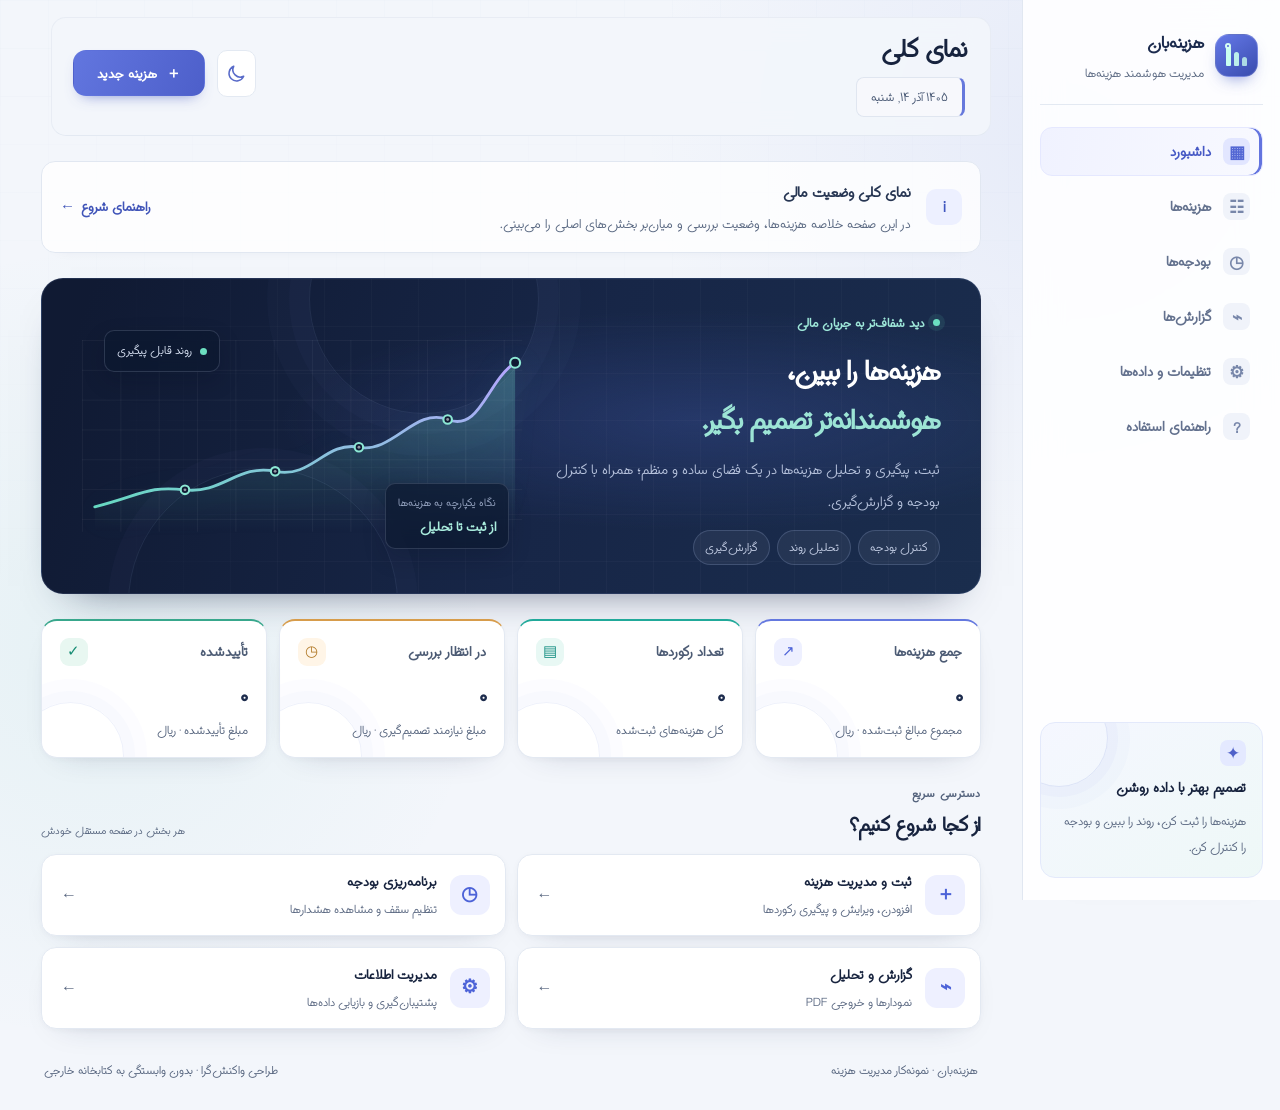
<file: index.html>
<!DOCTYPE html>
<html lang="fa" dir="rtl">
<head>
  <meta charset="UTF-8" />
  <meta name="viewport" content="width=device-width, initial-scale=1.0" />
  <meta name="theme-color" content="#101a33" id="themeColorMeta" />
  <meta name="description" content="هزینه‌بان؛ نمونه‌کار تعاملی مدیریت هزینه با ثبت و ویرایش رکوردها، بودجه ماهانه، نمودارهای تحلیلی و گزارش مالی." />
  <meta name="robots" content="noindex, nofollow, noarchive" />
  <meta property="og:type" content="website" />
  <meta property="og:locale" content="fa_IR" />
  <meta property="og:title" content="هزینه‌بان | داشبورد مدیریت هزینه‌ها" />
  <meta property="og:description" content="نمونه‌کار فرانت‌اند برای ثبت و تحلیل هزینه‌ها، کنترل بودجه، گزارش‌گیری و پشتیبان‌گیری محلی." />
  <meta property="og:image" content="assets/images/og-image.jpg" />
  <meta property="og:image:alt" content="پیش‌نمایش داشبورد هزینه‌بان" />
  <meta name="twitter:card" content="summary_large_image" />
  <meta name="twitter:title" content="هزینه‌بان | داشبورد مدیریت هزینه‌ها" />
  <meta name="twitter:description" content="نمونه‌کار تعاملی مدیریت و تحلیل هزینه‌ها." />
  <meta name="twitter:image" content="assets/images/og-image.jpg" />
  <meta http-equiv="Content-Security-Policy" content="default-src 'self'; base-uri 'self'; form-action 'self'; object-src 'none'; img-src 'self' data:; font-src 'self' data:; script-src 'self'; style-src 'self' 'unsafe-inline'; connect-src 'self'" />
  <title>هزینه‌بان | داشبورد</title>
  <link rel="icon" href="assets/images/favicon.svg" type="image/svg+xml" />
  <link rel="preload" href="assets/fonts/Estedad.woff" as="font" type="font/woff" crossorigin />
  <link rel="stylesheet" href="css/style.css?v=2.8.0" />
</head>
<body data-page="dashboard">
  <a class="skip-link" href="#mainContent">پرش به محتوای اصلی</a>
  <div class="app" id="app">
    <aside class="sidebar" id="sidebar" aria-label="منوی اصلی">
      <a class="sidebar__brand" href="index.html" aria-label="هزینه‌بان، صفحه اصلی">
        <span class="brand__mark" aria-hidden="true"><i></i><i></i><i></i><b></b></span>
        <span class="brand__copy">
          <strong>هزینه‌بان</strong>
          <small>مدیریت هوشمند هزینه‌ها</small>
        </span>
      </a>

      <nav class="sidebar__nav" aria-label="بخش‌های برنامه">
        <a href="index.html" class="nav__link" data-nav data-page-link="dashboard"><span class="nav__icon" aria-hidden="true">▦</span> داشبورد</a>
        <a href="expenses.html" class="nav__link" data-nav data-page-link="expenses"><span class="nav__icon" aria-hidden="true">☷</span> هزینه‌ها</a>
        <a href="budget.html" class="nav__link" data-nav data-page-link="budget"><span class="nav__icon" aria-hidden="true">◷</span> بودجه‌ها</a>
        <a href="reports.html" class="nav__link" data-nav data-page-link="reports"><span class="nav__icon" aria-hidden="true">⌁</span> گزارش‌ها</a>
        <a href="settings.html" class="nav__link" data-nav data-page-link="settings"><span class="nav__icon" aria-hidden="true">⚙</span> تنظیمات و داده‌ها</a>
<a href="help.html" class="nav__link" data-nav data-page-link="help"><span class="nav__icon" aria-hidden="true">?</span> راهنمای استفاده</a>
      </nav>

      <div class="sidebar__tip">
        <span class="sidebar__tip-icon" aria-hidden="true">✦</span>
        <strong>تصمیم بهتر با داده روشن</strong>
        <p>هزینه‌ها را ثبت کن، روند را ببین و بودجه را کنترل کن.</p>
      </div>
    </aside>

    <div class="overlay" id="overlay" hidden></div>

    <main class="main" id="mainContent">
      <header class="topbar">
        <button class="btn btn--icon menu-btn" id="menuBtn" type="button" aria-label="باز کردن منو" aria-expanded="false" aria-controls="sidebar">
          <svg viewBox="0 0 24 24" aria-hidden="true"><path d="M4 6h16M4 12h16M4 18h16" /></svg>
        </button>
        <div class="topbar__title">
          <h1 id="pageHeading">نمای کلی</h1>
          <p class="muted" id="todayLabel"></p>
        </div>
        <div class="topbar__actions">
          <button class="btn btn--icon theme-toggle" id="themeToggle" type="button" aria-label="فعال‌کردن حالت تاریک" aria-pressed="false" title="تغییر پوسته">
            <svg class="theme-icon theme-icon--moon" viewBox="0 0 24 24" aria-hidden="true"><path d="M20.2 15.2A8.5 8.5 0 0 1 8.8 3.8 8.7 8.7 0 1 0 20.2 15.2Z" /></svg>
            <svg class="theme-icon theme-icon--sun" viewBox="0 0 24 24" aria-hidden="true"><circle cx="12" cy="12" r="4"/><path d="M12 2v2m0 16v2M4.93 4.93l1.42 1.42m11.3 11.3 1.42 1.42M2 12h2m16 0h2M4.93 19.07l1.42-1.42m11.3-11.3 1.42-1.42" /></svg>
          </button>
          <button class="btn btn--primary" id="openFormBtn" type="button"><span aria-hidden="true">＋</span> هزینه جدید</button>
        </div>
      </header>

      <div class="page-intro" data-page-view="dashboard"><span class="page-intro__icon" aria-hidden="true">i</span><p><strong>نمای کلی وضعیت مالی</strong><span>در این صفحه خلاصه هزینه‌ها، وضعیت بررسی و میان‌بر بخش‌های اصلی را می‌بینی.</span></p><a href="help.html#guide-start">راهنمای شروع <span aria-hidden="true">←</span></a></div>

      <section class="hero-panel" data-page-view="dashboard" aria-label="نمای کلی مدیریت هزینه">
        <div class="hero-panel__content">
          <span class="hero-kicker"><span class="live-dot"></span> دید شفاف‌تر به جریان مالی</span>
          <h2>هزینه‌ها را ببین،<br /><em>هوشمندانه‌تر تصمیم بگیر.</em></h2>
          <p>ثبت، پیگیری و تحلیل هزینه‌ها در یک فضای ساده و منظم؛ همراه با کنترل بودجه و گزارش‌گیری.</p>
          <div class="hero-tags">
            <span>کنترل بودجه</span><span>تحلیل روند</span><span>گزارش‌گیری</span>
          </div>
        </div>
        <div class="hero-panel__visual" aria-hidden="true">
          <svg class="hero-chart" viewBox="0 0 620 270" preserveAspectRatio="xMidYMid meet">
            <defs>
              <linearGradient id="chartStroke" x1="0" y1="1" x2="1" y2="0">
                <stop offset="0" stop-color="#66d9c1" />
                <stop offset="1" stop-color="#b6a5ff" />
              </linearGradient>
              <linearGradient id="chartFill" x1="0" y1="0" x2="0" y2="1">
                <stop offset="0" stop-color="#7ce4d0" stop-opacity=".28" />
                <stop offset="1" stop-color="#7ce4d0" stop-opacity="0" />
              </linearGradient>
              <pattern id="chartGrid" width="54" height="42" patternUnits="userSpaceOnUse">
                <path d="M54 0H0V42" fill="none" stroke="#ffffff" stroke-opacity=".12" stroke-width="1" />
              </pattern>
            </defs>
            <rect x="0" y="0" width="620" height="270" fill="url(#chartGrid)" />
            <path d="M18 235 C85 218 92 205 145 211 S220 174 272 185 S342 142 390 151 S469 94 515 112 S570 58 610 32 L610 270 L18 270Z" fill="url(#chartFill)" />
            <path d="M18 235 C85 218 92 205 145 211 S220 174 272 185 S342 142 390 151 S469 94 515 112 S570 58 610 32" fill="none" stroke="url(#chartStroke)" stroke-width="4" stroke-linecap="round" />
            <g fill="#101a33" stroke="#8ce8d4" stroke-width="3">
              <circle cx="145" cy="211" r="6"/><circle cx="272" cy="185" r="6"/><circle cx="390" cy="151" r="6"/><circle cx="515" cy="112" r="6"/><circle cx="610" cy="32" r="7"/>
            </g>
            <g fill="#ffffff" fill-opacity=".55"><circle cx="145" cy="211" r="2"/><circle cx="272" cy="185" r="2"/><circle cx="390" cy="151" r="2"/><circle cx="515" cy="112" r="2"/></g>
          </svg>
          <div class="hero-floating hero-floating--top"><span class="hero-floating__dot"></span><span>روند قابل پیگیری</span></div>
          <div class="hero-floating hero-floating--bottom"><small>نگاه یکپارچه به هزینه‌ها</small><strong>از ثبت تا تحلیل</strong></div>
        </div>
        <div class="hero-orb hero-orb--one"></div><div class="hero-orb hero-orb--two"></div>
      </section>

      <section id="summary" class="metrics" data-page-view="dashboard" aria-label="خلاصه وضعیت">
        <article class="metric metric--total">
          <span class="metric__top"><span class="metric__label">جمع هزینه‌ها</span><span class="metric__icon" aria-hidden="true">↗</span></span>
          <strong class="metric__value" id="mTotal">۰</strong>
          <span class="metric__hint">مجموع مبالغ ثبت‌شده · ریال</span>
        </article>
        <article class="metric metric--count">
          <span class="metric__top"><span class="metric__label">تعداد رکوردها</span><span class="metric__icon" aria-hidden="true">▤</span></span>
          <strong class="metric__value" id="mCount">۰</strong>
          <span class="metric__hint">کل هزینه‌های ثبت‌شده</span>
        </article>
        <article class="metric metric--pending">
          <span class="metric__top"><span class="metric__label">در انتظار بررسی</span><span class="metric__icon" aria-hidden="true">◷</span></span>
          <strong class="metric__value" id="mPending">۰</strong>
          <span class="metric__hint">مبلغ نیازمند تصمیم‌گیری · ریال</span>
        </article>
        <article class="metric metric--approved">
          <span class="metric__top"><span class="metric__label">تأییدشده</span><span class="metric__icon" aria-hidden="true">✓</span></span>
          <strong class="metric__value" id="mApproved">۰</strong>
          <span class="metric__hint">مبلغ تأییدشده · ریال</span>
        </article>
      </section>

      <section class="dashboard-shortcuts" data-page-view="dashboard" aria-labelledby="shortcutsTitle">
        <div class="dashboard-shortcuts__head"><div><span class="section-kicker">دسترسی سریع</span><h2 id="shortcutsTitle">از کجا شروع کنیم؟</h2></div><span class="muted">هر بخش در صفحه مستقل خودش</span></div>
        <div class="shortcut-grid">
          <a class="shortcut-card" href="expenses.html"><span class="shortcut-card__icon">＋</span><span><strong>ثبت و مدیریت هزینه</strong><small>افزودن، ویرایش و پیگیری رکوردها</small></span><span class="shortcut-card__arrow" aria-hidden="true">←</span></a>
          <a class="shortcut-card" href="budget.html"><span class="shortcut-card__icon">◷</span><span><strong>برنامه‌ریزی بودجه</strong><small>تنظیم سقف و مشاهده هشدارها</small></span><span class="shortcut-card__arrow" aria-hidden="true">←</span></a>
          <a class="shortcut-card" href="reports.html"><span class="shortcut-card__icon">⌁</span><span><strong>گزارش و تحلیل</strong><small>نمودارها و خروجی PDF</small></span><span class="shortcut-card__arrow" aria-hidden="true">←</span></a>
          <a class="shortcut-card" href="settings.html"><span class="shortcut-card__icon">⚙</span><span><strong>مدیریت اطلاعات</strong><small>پشتیبان‌گیری و بازیابی داده‌ها</small></span><span class="shortcut-card__arrow" aria-hidden="true">←</span></a>
        </div>
      </section>

      <section id="budget" class="card budget-card" data-page-view="budget">
        <div class="card__head">
          <div><span class="section-kicker">برنامه‌ریزی مالی</span><h2>بودجه ماهانه</h2></div>
          <span class="muted" id="budgetMonthLabel">ماه جاری</span>
        </div>
        <div class="budget-layout">
          <div class="budget-summary">
            <div class="budget-summary__line"><span>مصرف‌شده از بودجه</span><strong id="budgetPercent">۰٪</strong></div>
            <div class="budget-track" id="budgetTrack" role="progressbar" aria-label="میزان مصرف بودجه" aria-valuemin="0" aria-valuemax="100" aria-valuenow="0"><span id="budgetProgress"></span></div>
            <div class="budget-figures"><div><small>هزینه‌های این ماه</small><strong id="budgetSpent">۰ ریال</strong></div><div><small>بودجه تعیین‌شده</small><strong id="budgetLimit">تعیین نشده</strong></div><div><small>مانده بودجه</small><strong id="budgetRemaining">—</strong></div></div>
            <p class="budget-alert" id="budgetAlert" role="status">برای شروع، بودجه ماهانه را تعیین کن.</p>
          </div>
          <form class="budget-form" id="budgetForm">
            <div class="field"><label for="budgetMonth">ماه بودجه (شمسی)</label><div class="date-control"><input id="budgetMonth" name="month" type="text" inputmode="numeric" autocomplete="off" placeholder="۱۴۰۵/۰۸" aria-describedby="budgetMonthHint budgetMonthError" required /><button class="calendar-trigger" type="button" data-calendar-target="budgetMonth" data-calendar-mode="month" aria-label="انتخاب ماه شمسی" aria-haspopup="dialog" aria-controls="jalaliDialog"><svg viewBox="0 0 24 24" aria-hidden="true"><rect x="3.5" y="5" width="17" height="16" rx="2"/><path d="M8 3v4m8-4v4M4 9h16"/></svg></button></div><small class="field__hint" id="budgetMonthHint">ماه را وارد کن یا از تقویم انتخاب کن.</small><small class="field__error" id="budgetMonthError" data-error-for="budgetMonth" aria-live="polite"></small></div>
            <div class="field"><label for="budgetAmount">سقف بودجه (ریال)</label><input id="budgetAmount" name="amount" type="text" inputmode="numeric" autocomplete="off" placeholder="مثلاً ۱۰۰٬۰۰۰٬۰۰۰" required /></div>
            <button class="btn btn--primary" type="submit">ذخیره بودجه</button>
          </form>
        </div>
        <p class="micro-note">هشدار در ۸۰٪ بودجه فعال می‌شود؛ هزینه‌های ردشده در محاسبه مصرف لحاظ نمی‌شوند.</p>
      </section>

      <section id="chart" class="card chart-card" data-page-view="reports">
        <div class="card__head"><div><span class="section-kicker">الگوی مصرف</span><h2>گزارش‌ها و تحلیل هزینه</h2><span class="muted">بر پایه اطلاعات ثبت‌شده</span></div><button class="btn btn--soft" id="reportBtn" type="button"><span aria-hidden="true">▤</span> چاپ / ذخیره PDF</button></div>
        <div class="charts-layout">
          <div class="chart" id="chartBars" role="img" aria-label="نمودار میله‌ای هزینه به تفکیک دسته"></div>
          <div class="chart-donut" id="chartDonut" aria-label="نمودار سهم دسته‌های هزینه"></div>
        </div>
      </section>

      <dialog class="expense-drawer" id="expenseDrawer" aria-labelledby="formTitle">
      <section id="form" class="card form-card">
        <div class="card__head"><div><span class="section-kicker">ثبت و پیگیری</span><h2 id="formTitle">ثبت هزینه جدید</h2></div><button class="btn btn--icon drawer-close" id="closeFormDrawerBtn" type="button" aria-label="بستن فرم">×</button></div>
        <form class="form" id="expenseForm" novalidate>
          <input id="editId" name="editId" type="hidden" />
          <div class="field"><label for="fTitle">شرح هزینه *</label><input id="fTitle" name="title" type="text" required maxlength="120" placeholder="مثال: خرید تجهیزات اداری" autocomplete="off" aria-describedby="fTitleError" /><small class="field__error" id="fTitleError" data-error-for="fTitle" aria-live="polite"></small></div>
          <div class="field"><label for="fAmount">مبلغ (ریال) *</label><input id="fAmount" name="amount" type="text" inputmode="numeric" autocomplete="off" required placeholder="۱٬۲۵۰٬۰۰۰" aria-describedby="fAmountError" /><small class="field__error" id="fAmountError" data-error-for="fAmount" aria-live="polite"></small></div>
          <div class="field"><label for="fCategory">دسته *</label><select id="fCategory" name="category" required aria-describedby="fCategoryError"><option value="">انتخاب کنید…</option><option value="travel">سفر و مأموریت</option><option value="office">اداری و دفتری</option><option value="it">فناوری اطلاعات</option><option value="marketing">بازاریابی</option><option value="salary">حقوق و دستمزد</option><option value="other">سایر</option></select><small class="field__error" id="fCategoryError" data-error-for="fCategory" aria-live="polite"></small></div>
          <div class="field"><label for="fDepartment">واحد سازمانی *</label><select id="fDepartment" name="department" required aria-describedby="fDepartmentError"><option value="">انتخاب کنید…</option><option value="sales">فروش</option><option value="it">فنی</option><option value="hr">منابع انسانی</option><option value="finance">مالی</option></select><small class="field__error" id="fDepartmentError" data-error-for="fDepartment" aria-live="polite"></small></div>
          <div class="field"><label for="fVendor">طرف حساب / تأمین‌کننده</label><input id="fVendor" name="vendor" type="text" maxlength="80" placeholder="مثال: شرکت تأمین‌کننده" /></div>
          <div class="field"><label for="fDate">تاریخ (شمسی) *</label><div class="date-control"><input id="fDate" name="date" type="text" inputmode="numeric" autocomplete="off" placeholder="۱۴۰۵/۰۸/۲۶" required aria-describedby="fDateHint fDateError" /><button class="calendar-trigger" type="button" data-calendar-target="fDate" data-calendar-mode="date" aria-label="انتخاب تاریخ شمسی" aria-haspopup="dialog" aria-controls="jalaliDialog"><svg viewBox="0 0 24 24" aria-hidden="true"><rect x="3.5" y="5" width="17" height="16" rx="2"/><path d="M8 3v4m8-4v4M4 9h16"/></svg></button></div><small class="field__hint" id="fDateHint">تاریخ را وارد کن یا از تقویم شمسی انتخاب کن.</small><small class="field__error" id="fDateError" data-error-for="fDate" aria-live="polite"></small></div>
          <div class="field field--full"><label for="fNote">توضیحات</label><textarea id="fNote" name="note" rows="2" maxlength="300" placeholder="جزئیات تکمیلی هزینه (اختیاری)"></textarea></div>
          <div class="form__actions field--full"><button class="btn btn--primary" id="saveExpenseBtn" type="submit">ثبت هزینه</button><button class="btn btn--ghost" type="reset">پاک کردن فرم</button><button class="btn btn--text" id="cancelEditBtn" type="button" hidden>انصراف از ویرایش</button></div>
        </form>
      </section>
      </dialog>

      <section id="list" class="card list-card" data-page-view="expenses">
        <div class="card__head"><div><span class="section-kicker">مدیریت رکوردها</span><h2>فهرست هزینه‌ها</h2></div><span class="muted" id="resultCount"></span></div>
        <div class="toolbar">
          <div class="field field--inline"><label for="q">جستجو</label><input id="q" type="search" placeholder="شرح، تأمین‌کننده یا توضیحات…" /></div>
          <div class="field field--inline"><label for="fltCategory">دسته</label><select id="fltCategory"><option value="">همه دسته‌ها</option><option value="travel">سفر و مأموریت</option><option value="office">اداری و دفتری</option><option value="it">فناوری اطلاعات</option><option value="marketing">بازاریابی</option><option value="salary">حقوق و دستمزد</option><option value="other">سایر</option></select></div>
          <div class="field field--inline"><label for="fltStatus">وضعیت</label><select id="fltStatus"><option value="">همه وضعیت‌ها</option><option value="pending">در انتظار</option><option value="approved">تأییدشده</option><option value="rejected">ردشده</option></select></div>
          <div class="field field--inline"><label for="fltFrom">از تاریخ (شمسی)</label><div class="date-control"><input id="fltFrom" type="text" inputmode="numeric" placeholder="۱۴۰۵/۰۸/۰۱" autocomplete="off" /><button class="calendar-trigger" type="button" data-calendar-target="fltFrom" data-calendar-mode="date" aria-label="انتخاب تاریخ شروع" aria-haspopup="dialog" aria-controls="jalaliDialog"><svg viewBox="0 0 24 24" aria-hidden="true"><rect x="3.5" y="5" width="17" height="16" rx="2"/><path d="M8 3v4m8-4v4M4 9h16"/></svg></button></div></div>
          <div class="field field--inline"><label for="fltTo">تا تاریخ (شمسی)</label><div class="date-control"><input id="fltTo" type="text" inputmode="numeric" placeholder="۱۴۰۵/۰۸/۳۰" autocomplete="off" /><button class="calendar-trigger" type="button" data-calendar-target="fltTo" data-calendar-mode="date" aria-label="انتخاب تاریخ پایان" aria-haspopup="dialog" aria-controls="jalaliDialog"><svg viewBox="0 0 24 24" aria-hidden="true"><rect x="3.5" y="5" width="17" height="16" rx="2"/><path d="M8 3v4m8-4v4M4 9h16"/></svg></button></div></div>
          <button class="btn btn--ghost btn--filter-reset" id="resetFilters" type="button">حذف فیلترها</button>
        </div>
        <div class="table-wrap">
          <table class="table"><thead><tr>
            <th scope="col" aria-sort="descending"><button class="sort-button" type="button" data-sort="date" aria-label="مرتب‌سازی بر اساس تاریخ">تاریخ <span aria-hidden="true">↕</span></button></th>
            <th scope="col"><button class="sort-button" type="button" data-sort="title" aria-label="مرتب‌سازی بر اساس شرح">شرح <span aria-hidden="true">↕</span></button></th>
            <th scope="col">دسته</th><th scope="col">واحد</th>
            <th scope="col" class="num"><button class="sort-button" type="button" data-sort="amount" aria-label="مرتب‌سازی بر اساس مبلغ">مبلغ (ریال) <span aria-hidden="true">↕</span></button></th>
            <th scope="col">وضعیت</th><th scope="col">عملیات</th>
          </tr></thead><tbody id="tableBody"></tbody></table>
          <p class="empty" id="emptyState" hidden>هنوز هزینه‌ای ثبت نشده است. از دکمه «هزینه جدید» شروع کن.</p>
        </div>
        <div class="pagination" id="pagination" aria-label="صفحه‌بندی فهرست هزینه‌ها">
          <label class="page-size" for="pageSize">تعداد در صفحه <select id="pageSize"><option value="5">۵</option><option value="10" selected>۱۰</option><option value="20">۲۰</option></select></label>
          <div class="pagination__controls"><button class="btn btn--ghost btn--sm" id="prevPage" type="button" disabled>صفحه قبل</button><span id="pageInfo" aria-live="polite">صفحهٔ ۱ از ۱</span><button class="btn btn--ghost btn--sm" id="nextPage" type="button" disabled>صفحه بعد</button></div>
        </div>
      </section>

      <section class="card tools-card" data-page-view="settings" aria-labelledby="toolsTitle">
        <div class="card__head"><div><span class="section-kicker">امنیت و نگهداری داده</span><h2 id="toolsTitle">تنظیمات و مدیریت اطلاعات</h2></div><span class="muted">اطلاعات روی همین مرورگر ذخیره می‌شوند</span></div>
        <a class="help-entry" href="help.html"><span class="help-entry__icon" aria-hidden="true">?</span><span><strong>راهنمای کامل استفاده</strong><small>آموزش مرحله‌به‌مرحله ثبت هزینه، مدیریت بودجه، گزارش‌گیری و نگهداری اطلاعات</small></span><span class="help-entry__arrow" aria-hidden="true">←</span></a>
        <div class="tools-grid">
          <article class="tool-item"><span class="tool-item__icon" aria-hidden="true">↓</span><div><h3>پشتیبان‌گیری از اطلاعات</h3><p>دریافت نسخه JSON شامل هزینه‌ها و بودجه‌ها برای نگهداری یا انتقال.</p></div><button class="btn btn--soft" id="backupBtn" type="button">دریافت پشتیبان</button></article>
          <article class="tool-item"><span class="tool-item__icon" aria-hidden="true">↑</span><div><h3>بازیابی اطلاعات</h3><p>بازگردانی اطلاعات از فایل پشتیبان JSON. داده‌های فعلی جایگزین می‌شوند.</p></div><label class="btn btn--soft file-button" for="restoreInput">انتخاب فایل پشتیبان</label><input class="visually-hidden" id="restoreInput" type="file" accept="application/json,.json" /></article>
          <article class="tool-item"><span class="tool-item__icon" aria-hidden="true">▥</span><div><h3>داده‌های نمایشی</h3><p>بارگذاری رکوردهای نمونه برای نمایش نمودارها و امکانات به کارفرما.</p></div><button class="btn btn--soft" id="demoDataBtn" type="button">بارگذاری داده نمونه</button></article>
          <article class="tool-item"><span class="tool-item__icon" aria-hidden="true">⇩</span><div><h3>خروجی Excel (CSV)</h3><p>دریافت فهرست هزینه‌ها و فیلترهای اعمال‌شده برای بررسی در صفحه‌گسترده.</p></div><button class="btn btn--soft" id="exportCsvBtn" type="button">دریافت خروجی CSV</button></article>
        </div>
        <p class="micro-note">نکته: این نسخه فرانت‌اند است؛ برای داده‌های حساس سازمانی، دسترسی چندکاربره و همگام‌سازی، اتصال به بک‌اند و احراز هویت لازم است.</p>
      </section>

      <footer class="app-footer"><span>هزینه‌بان · نمونه‌کار مدیریت هزینه</span><span>طراحی واکنش‌گرا · بدون وابستگی به کتابخانه خارجی</span></footer>
    </main>
    <nav class="mobile-nav" aria-label="ناوبری اصلی موبایل">
      <a href="index.html" data-page-link="dashboard"><svg viewBox="0 0 24 24" aria-hidden="true"><rect x="3" y="3" width="8" height="8" rx="2"/><rect x="13" y="3" width="8" height="5" rx="2"/><rect x="13" y="10" width="8" height="11" rx="2"/><rect x="3" y="13" width="8" height="8" rx="2"/></svg><span>خانه</span></a>
      <a href="expenses.html" data-page-link="expenses"><svg viewBox="0 0 24 24" aria-hidden="true"><path d="M7 3h10l3 3v15H4V3h3Zm0 0v4h10V3M8 12h8m-8 4h8"/></svg><span>هزینه‌ها</span></a>
      <a href="budget.html" data-page-link="budget"><svg viewBox="0 0 24 24" aria-hidden="true"><circle cx="12" cy="12" r="9"/><path d="M12 7v5l3 2"/></svg><span>بودجه</span></a>
      <a href="reports.html" data-page-link="reports"><svg viewBox="0 0 24 24" aria-hidden="true"><path d="M4 19V5m0 14h17M8 15l4-4 3 2 5-7"/></svg><span>گزارش‌ها</span></a>
      <a href="settings.html" data-page-link="settings"><svg viewBox="0 0 24 24" aria-hidden="true"><path d="M12 8a4 4 0 1 0 0 8 4 4 0 0 0 0-8Z"/><path d="m19.4 15 .1.1 1.4 1.1-1.4 2.4-1.7-.7a8 8 0 0 1-1.6.9l-.3 1.8h-2.8l-.3-1.8a8 8 0 0 1-1.6-.9l-1.7.7-1.4-2.4 1.4-1.1a8 8 0 0 1 0-1.9l-1.4-1.1 1.4-2.4 1.7.7a8 8 0 0 1 1.6-.9l.3-1.8h2.8l.3 1.8a8 8 0 0 1 1.6.9l1.7-.7 1.4 2.4-1.4 1.1a8 8 0 0 1 0 1.9Z"/></svg><span>بیشتر</span></a>
    </nav>
  </div>

  <dialog class="jalali-dialog" id="jalaliDialog" aria-labelledby="jalaliTitle">
    <div class="jalali-dialog__body">
      <header class="jalali-dialog__head">
        <button class="btn btn--icon" id="jalaliPrev" type="button" aria-label="دوره قبلی"><svg viewBox="0 0 24 24" aria-hidden="true"><path d="m14 5-7 7 7 7"/></svg></button>
        <h2 id="jalaliTitle">انتخاب تاریخ</h2>
        <button class="btn btn--icon" id="jalaliNext" type="button" aria-label="دوره بعدی"><svg viewBox="0 0 24 24" aria-hidden="true"><path d="m10 5 7 7-7 7"/></svg></button>
      </header>
      <div class="jalali-month-grid" id="jalaliMonthGrid" hidden></div>
      <div class="jalali-date-view" id="jalaliDateView">
        <div class="jalali-weekdays" aria-hidden="true"><span>ش</span><span>ی</span><span>د</span><span>س</span><span>چ</span><span>پ</span><span>ج</span></div>
        <div class="jalali-days" id="jalaliDays"></div>
      </div>
      <footer class="jalali-dialog__footer">
        <button class="btn btn--text" id="jalaliToday" type="button">امروز</button>
        <button class="btn btn--ghost" id="jalaliClose" type="button">بستن</button>
      </footer>
    </div>
  </dialog>
  <dialog class="confirm-dialog" id="confirmDialog" aria-labelledby="confirmTitle" aria-describedby="confirmMessage">
    <form method="dialog" class="confirm-dialog__body">
      <span class="confirm-dialog__mark" aria-hidden="true">!</span>
      <h2 id="confirmTitle">تأیید عملیات</h2>
      <p id="confirmMessage"></p>
      <div class="confirm-dialog__actions"><button class="btn btn--ghost" value="cancel">انصراف</button><button class="btn btn--primary" id="confirmAccept" value="confirm">تأیید و ادامه</button></div>
    </form>
  </dialog>
  <div class="toast" id="toast" role="status" aria-live="polite" aria-atomic="true" hidden></div>
  <script src="js/store.js" defer></script>
  <script src="js/ui.js" defer></script>
  <script src="js/app.js" defer></script>
</body>
</html>
</file>
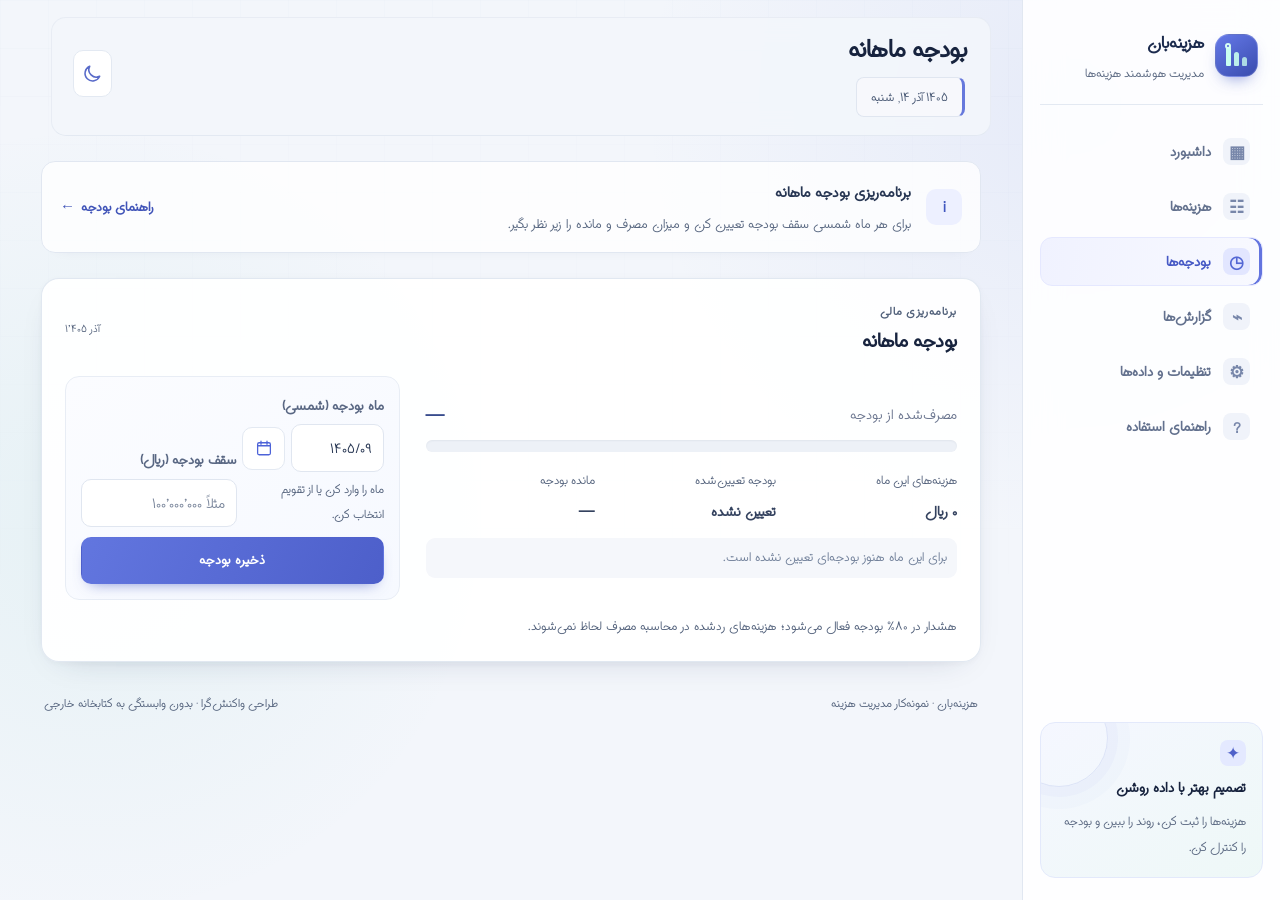
<file: budget.html>
<!DOCTYPE html>
<html lang="fa" dir="rtl">
<head>
  <meta charset="UTF-8" />
  <meta name="viewport" content="width=device-width, initial-scale=1.0" />
  <meta name="theme-color" content="#101a33" id="themeColorMeta" />
  <meta name="description" content="هزینه‌بان؛ نمونه‌کار تعاملی مدیریت هزینه با ثبت و ویرایش رکوردها، بودجه ماهانه، نمودارهای تحلیلی و گزارش مالی." />
  <meta name="robots" content="noindex, nofollow, noarchive" />
  <meta property="og:type" content="website" />
  <meta property="og:locale" content="fa_IR" />
  <meta property="og:title" content="هزینه‌بان | داشبورد مدیریت هزینه‌ها" />
  <meta property="og:description" content="نمونه‌کار فرانت‌اند برای ثبت و تحلیل هزینه‌ها، کنترل بودجه، گزارش‌گیری و پشتیبان‌گیری محلی." />
  <meta property="og:image" content="assets/images/og-image.jpg" />
  <meta property="og:image:alt" content="پیش‌نمایش داشبورد هزینه‌بان" />
  <meta name="twitter:card" content="summary_large_image" />
  <meta name="twitter:title" content="هزینه‌بان | داشبورد مدیریت هزینه‌ها" />
  <meta name="twitter:description" content="نمونه‌کار تعاملی مدیریت و تحلیل هزینه‌ها." />
  <meta name="twitter:image" content="assets/images/og-image.jpg" />
  <meta http-equiv="Content-Security-Policy" content="default-src 'self'; base-uri 'self'; form-action 'self'; object-src 'none'; img-src 'self' data:; font-src 'self' data:; script-src 'self'; style-src 'self' 'unsafe-inline'; connect-src 'self'" />
  <title>هزینه‌بان | بودجه ماهانه</title>
  <link rel="icon" href="assets/images/favicon.svg" type="image/svg+xml" />
  <link rel="preload" href="assets/fonts/Estedad.woff" as="font" type="font/woff" crossorigin />
  <link rel="stylesheet" href="css/style.css?v=2.8.0" />
</head>
<body data-page="budget">
  <a class="skip-link" href="#mainContent">پرش به محتوای اصلی</a>
  <div class="app" id="app">
    <aside class="sidebar" id="sidebar" aria-label="منوی اصلی">
      <a class="sidebar__brand" href="index.html" aria-label="هزینه‌بان، صفحه اصلی">
        <span class="brand__mark" aria-hidden="true"><i></i><i></i><i></i><b></b></span>
        <span class="brand__copy">
          <strong>هزینه‌بان</strong>
          <small>مدیریت هوشمند هزینه‌ها</small>
        </span>
      </a>

      <nav class="sidebar__nav" aria-label="بخش‌های برنامه">
        <a href="index.html" class="nav__link" data-nav data-page-link="dashboard"><span class="nav__icon" aria-hidden="true">▦</span> داشبورد</a>
        <a href="expenses.html" class="nav__link" data-nav data-page-link="expenses"><span class="nav__icon" aria-hidden="true">☷</span> هزینه‌ها</a>
        <a href="budget.html" class="nav__link" data-nav data-page-link="budget"><span class="nav__icon" aria-hidden="true">◷</span> بودجه‌ها</a>
        <a href="reports.html" class="nav__link" data-nav data-page-link="reports"><span class="nav__icon" aria-hidden="true">⌁</span> گزارش‌ها</a>
        <a href="settings.html" class="nav__link" data-nav data-page-link="settings"><span class="nav__icon" aria-hidden="true">⚙</span> تنظیمات و داده‌ها</a>
<a href="help.html" class="nav__link" data-nav data-page-link="help"><span class="nav__icon" aria-hidden="true">?</span> راهنمای استفاده</a>
      </nav>

      <div class="sidebar__tip">
        <span class="sidebar__tip-icon" aria-hidden="true">✦</span>
        <strong>تصمیم بهتر با داده روشن</strong>
        <p>هزینه‌ها را ثبت کن، روند را ببین و بودجه را کنترل کن.</p>
      </div>
    </aside>

    <div class="overlay" id="overlay" hidden></div>

    <main class="main" id="mainContent">
      <header class="topbar">
        <button class="btn btn--icon menu-btn" id="menuBtn" type="button" aria-label="باز کردن منو" aria-expanded="false" aria-controls="sidebar">
          <svg viewBox="0 0 24 24" aria-hidden="true"><path d="M4 6h16M4 12h16M4 18h16" /></svg>
        </button>
        <div class="topbar__title">
          <h1 id="pageHeading">نمای کلی</h1>
          <p class="muted" id="todayLabel"></p>
        </div>
        <div class="topbar__actions">
          <button class="btn btn--icon theme-toggle" id="themeToggle" type="button" aria-label="فعال‌کردن حالت تاریک" aria-pressed="false" title="تغییر پوسته">
            <svg class="theme-icon theme-icon--moon" viewBox="0 0 24 24" aria-hidden="true"><path d="M20.2 15.2A8.5 8.5 0 0 1 8.8 3.8 8.7 8.7 0 1 0 20.2 15.2Z" /></svg>
            <svg class="theme-icon theme-icon--sun" viewBox="0 0 24 24" aria-hidden="true"><circle cx="12" cy="12" r="4"/><path d="M12 2v2m0 16v2M4.93 4.93l1.42 1.42m11.3 11.3 1.42 1.42M2 12h2m16 0h2M4.93 19.07l1.42-1.42m11.3-11.3 1.42-1.42" /></svg>
          </button>
          <button class="btn btn--primary" id="openFormBtn" type="button"><span aria-hidden="true">＋</span> هزینه جدید</button>
        </div>
      </header>

      <div class="page-intro" data-page-view="budget"><span class="page-intro__icon" aria-hidden="true">i</span><p><strong>برنامه‌ریزی بودجه ماهانه</strong><span>برای هر ماه شمسی سقف بودجه تعیین کن و میزان مصرف و مانده را زیر نظر بگیر.</span></p><a href="help.html#guide-budget">راهنمای بودجه <span aria-hidden="true">←</span></a></div>

      <section class="hero-panel" data-page-view="dashboard" aria-label="نمای کلی مدیریت هزینه">
        <div class="hero-panel__content">
          <span class="hero-kicker"><span class="live-dot"></span> دید شفاف‌تر به جریان مالی</span>
          <h2>هزینه‌ها را ببین،<br /><em>هوشمندانه‌تر تصمیم بگیر.</em></h2>
          <p>ثبت، پیگیری و تحلیل هزینه‌ها در یک فضای ساده و منظم؛ همراه با کنترل بودجه و گزارش‌گیری.</p>
          <div class="hero-tags">
            <span>کنترل بودجه</span><span>تحلیل روند</span><span>گزارش‌گیری</span>
          </div>
        </div>
        <div class="hero-panel__visual" aria-hidden="true">
          <svg class="hero-chart" viewBox="0 0 620 270" preserveAspectRatio="xMidYMid meet">
            <defs>
              <linearGradient id="chartStroke" x1="0" y1="1" x2="1" y2="0">
                <stop offset="0" stop-color="#66d9c1" />
                <stop offset="1" stop-color="#b6a5ff" />
              </linearGradient>
              <linearGradient id="chartFill" x1="0" y1="0" x2="0" y2="1">
                <stop offset="0" stop-color="#7ce4d0" stop-opacity=".28" />
                <stop offset="1" stop-color="#7ce4d0" stop-opacity="0" />
              </linearGradient>
              <pattern id="chartGrid" width="54" height="42" patternUnits="userSpaceOnUse">
                <path d="M54 0H0V42" fill="none" stroke="#ffffff" stroke-opacity=".12" stroke-width="1" />
              </pattern>
            </defs>
            <rect x="0" y="0" width="620" height="270" fill="url(#chartGrid)" />
            <path d="M18 235 C85 218 92 205 145 211 S220 174 272 185 S342 142 390 151 S469 94 515 112 S570 58 610 32 L610 270 L18 270Z" fill="url(#chartFill)" />
            <path d="M18 235 C85 218 92 205 145 211 S220 174 272 185 S342 142 390 151 S469 94 515 112 S570 58 610 32" fill="none" stroke="url(#chartStroke)" stroke-width="4" stroke-linecap="round" />
            <g fill="#101a33" stroke="#8ce8d4" stroke-width="3">
              <circle cx="145" cy="211" r="6"/><circle cx="272" cy="185" r="6"/><circle cx="390" cy="151" r="6"/><circle cx="515" cy="112" r="6"/><circle cx="610" cy="32" r="7"/>
            </g>
            <g fill="#ffffff" fill-opacity=".55"><circle cx="145" cy="211" r="2"/><circle cx="272" cy="185" r="2"/><circle cx="390" cy="151" r="2"/><circle cx="515" cy="112" r="2"/></g>
          </svg>
          <div class="hero-floating hero-floating--top"><span class="hero-floating__dot"></span><span>روند قابل پیگیری</span></div>
          <div class="hero-floating hero-floating--bottom"><small>نگاه یکپارچه به هزینه‌ها</small><strong>از ثبت تا تحلیل</strong></div>
        </div>
        <div class="hero-orb hero-orb--one"></div><div class="hero-orb hero-orb--two"></div>
      </section>

      <section id="summary" class="metrics" data-page-view="dashboard" aria-label="خلاصه وضعیت">
        <article class="metric metric--total">
          <span class="metric__top"><span class="metric__label">جمع هزینه‌ها</span><span class="metric__icon" aria-hidden="true">↗</span></span>
          <strong class="metric__value" id="mTotal">۰</strong>
          <span class="metric__hint">مجموع مبالغ ثبت‌شده · ریال</span>
        </article>
        <article class="metric metric--count">
          <span class="metric__top"><span class="metric__label">تعداد رکوردها</span><span class="metric__icon" aria-hidden="true">▤</span></span>
          <strong class="metric__value" id="mCount">۰</strong>
          <span class="metric__hint">کل هزینه‌های ثبت‌شده</span>
        </article>
        <article class="metric metric--pending">
          <span class="metric__top"><span class="metric__label">در انتظار بررسی</span><span class="metric__icon" aria-hidden="true">◷</span></span>
          <strong class="metric__value" id="mPending">۰</strong>
          <span class="metric__hint">مبلغ نیازمند تصمیم‌گیری · ریال</span>
        </article>
        <article class="metric metric--approved">
          <span class="metric__top"><span class="metric__label">تأییدشده</span><span class="metric__icon" aria-hidden="true">✓</span></span>
          <strong class="metric__value" id="mApproved">۰</strong>
          <span class="metric__hint">مبلغ تأییدشده · ریال</span>
        </article>
      </section>

      <section class="dashboard-shortcuts" data-page-view="dashboard" aria-labelledby="shortcutsTitle">
        <div class="dashboard-shortcuts__head"><div><span class="section-kicker">دسترسی سریع</span><h2 id="shortcutsTitle">از کجا شروع کنیم؟</h2></div><span class="muted">هر بخش در صفحه مستقل خودش</span></div>
        <div class="shortcut-grid">
          <a class="shortcut-card" href="expenses.html"><span class="shortcut-card__icon">＋</span><span><strong>ثبت و مدیریت هزینه</strong><small>افزودن، ویرایش و پیگیری رکوردها</small></span><span class="shortcut-card__arrow" aria-hidden="true">←</span></a>
          <a class="shortcut-card" href="budget.html"><span class="shortcut-card__icon">◷</span><span><strong>برنامه‌ریزی بودجه</strong><small>تنظیم سقف و مشاهده هشدارها</small></span><span class="shortcut-card__arrow" aria-hidden="true">←</span></a>
          <a class="shortcut-card" href="reports.html"><span class="shortcut-card__icon">⌁</span><span><strong>گزارش و تحلیل</strong><small>نمودارها و خروجی PDF</small></span><span class="shortcut-card__arrow" aria-hidden="true">←</span></a>
          <a class="shortcut-card" href="settings.html"><span class="shortcut-card__icon">⚙</span><span><strong>مدیریت اطلاعات</strong><small>پشتیبان‌گیری و بازیابی داده‌ها</small></span><span class="shortcut-card__arrow" aria-hidden="true">←</span></a>
        </div>
      </section>

      <section id="budget" class="card budget-card" data-page-view="budget">
        <div class="card__head">
          <div><span class="section-kicker">برنامه‌ریزی مالی</span><h2>بودجه ماهانه</h2></div>
          <span class="muted" id="budgetMonthLabel">ماه جاری</span>
        </div>
        <div class="budget-layout">
          <div class="budget-summary">
            <div class="budget-summary__line"><span>مصرف‌شده از بودجه</span><strong id="budgetPercent">۰٪</strong></div>
            <div class="budget-track" id="budgetTrack" role="progressbar" aria-label="میزان مصرف بودجه" aria-valuemin="0" aria-valuemax="100" aria-valuenow="0"><span id="budgetProgress"></span></div>
            <div class="budget-figures"><div><small>هزینه‌های این ماه</small><strong id="budgetSpent">۰ ریال</strong></div><div><small>بودجه تعیین‌شده</small><strong id="budgetLimit">تعیین نشده</strong></div><div><small>مانده بودجه</small><strong id="budgetRemaining">—</strong></div></div>
            <p class="budget-alert" id="budgetAlert" role="status">برای شروع، بودجه ماهانه را تعیین کن.</p>
          </div>
          <form class="budget-form" id="budgetForm">
            <div class="field"><label for="budgetMonth">ماه بودجه (شمسی)</label><div class="date-control"><input id="budgetMonth" name="month" type="text" inputmode="numeric" autocomplete="off" placeholder="۱۴۰۵/۰۸" aria-describedby="budgetMonthHint budgetMonthError" required /><button class="calendar-trigger" type="button" data-calendar-target="budgetMonth" data-calendar-mode="month" aria-label="انتخاب ماه شمسی" aria-haspopup="dialog" aria-controls="jalaliDialog"><svg viewBox="0 0 24 24" aria-hidden="true"><rect x="3.5" y="5" width="17" height="16" rx="2"/><path d="M8 3v4m8-4v4M4 9h16"/></svg></button></div><small class="field__hint" id="budgetMonthHint">ماه را وارد کن یا از تقویم انتخاب کن.</small><small class="field__error" id="budgetMonthError" data-error-for="budgetMonth" aria-live="polite"></small></div>
            <div class="field"><label for="budgetAmount">سقف بودجه (ریال)</label><input id="budgetAmount" name="amount" type="text" inputmode="numeric" autocomplete="off" placeholder="مثلاً ۱۰۰٬۰۰۰٬۰۰۰" required /></div>
            <button class="btn btn--primary" type="submit">ذخیره بودجه</button>
          </form>
        </div>
        <p class="micro-note">هشدار در ۸۰٪ بودجه فعال می‌شود؛ هزینه‌های ردشده در محاسبه مصرف لحاظ نمی‌شوند.</p>
      </section>

      <section id="chart" class="card chart-card" data-page-view="reports">
        <div class="card__head"><div><span class="section-kicker">الگوی مصرف</span><h2>گزارش‌ها و تحلیل هزینه</h2><span class="muted">بر پایه اطلاعات ثبت‌شده</span></div><button class="btn btn--soft" id="reportBtn" type="button"><span aria-hidden="true">▤</span> چاپ / ذخیره PDF</button></div>
        <div class="charts-layout">
          <div class="chart" id="chartBars" role="img" aria-label="نمودار میله‌ای هزینه به تفکیک دسته"></div>
          <div class="chart-donut" id="chartDonut" aria-label="نمودار سهم دسته‌های هزینه"></div>
        </div>
      </section>

      <dialog class="expense-drawer" id="expenseDrawer" aria-labelledby="formTitle">
      <section id="form" class="card form-card">
        <div class="card__head"><div><span class="section-kicker">ثبت و پیگیری</span><h2 id="formTitle">ثبت هزینه جدید</h2></div><button class="btn btn--icon drawer-close" id="closeFormDrawerBtn" type="button" aria-label="بستن فرم">×</button></div>
        <form class="form" id="expenseForm" novalidate>
          <input id="editId" name="editId" type="hidden" />
          <div class="field"><label for="fTitle">شرح هزینه *</label><input id="fTitle" name="title" type="text" required maxlength="120" placeholder="مثال: خرید تجهیزات اداری" autocomplete="off" aria-describedby="fTitleError" /><small class="field__error" id="fTitleError" data-error-for="fTitle" aria-live="polite"></small></div>
          <div class="field"><label for="fAmount">مبلغ (ریال) *</label><input id="fAmount" name="amount" type="text" inputmode="numeric" autocomplete="off" required placeholder="۱٬۲۵۰٬۰۰۰" aria-describedby="fAmountError" /><small class="field__error" id="fAmountError" data-error-for="fAmount" aria-live="polite"></small></div>
          <div class="field"><label for="fCategory">دسته *</label><select id="fCategory" name="category" required aria-describedby="fCategoryError"><option value="">انتخاب کنید…</option><option value="travel">سفر و مأموریت</option><option value="office">اداری و دفتری</option><option value="it">فناوری اطلاعات</option><option value="marketing">بازاریابی</option><option value="salary">حقوق و دستمزد</option><option value="other">سایر</option></select><small class="field__error" id="fCategoryError" data-error-for="fCategory" aria-live="polite"></small></div>
          <div class="field"><label for="fDepartment">واحد سازمانی *</label><select id="fDepartment" name="department" required aria-describedby="fDepartmentError"><option value="">انتخاب کنید…</option><option value="sales">فروش</option><option value="it">فنی</option><option value="hr">منابع انسانی</option><option value="finance">مالی</option></select><small class="field__error" id="fDepartmentError" data-error-for="fDepartment" aria-live="polite"></small></div>
          <div class="field"><label for="fVendor">طرف حساب / تأمین‌کننده</label><input id="fVendor" name="vendor" type="text" maxlength="80" placeholder="مثال: شرکت تأمین‌کننده" /></div>
          <div class="field"><label for="fDate">تاریخ (شمسی) *</label><div class="date-control"><input id="fDate" name="date" type="text" inputmode="numeric" autocomplete="off" placeholder="۱۴۰۵/۰۸/۲۶" required aria-describedby="fDateHint fDateError" /><button class="calendar-trigger" type="button" data-calendar-target="fDate" data-calendar-mode="date" aria-label="انتخاب تاریخ شمسی" aria-haspopup="dialog" aria-controls="jalaliDialog"><svg viewBox="0 0 24 24" aria-hidden="true"><rect x="3.5" y="5" width="17" height="16" rx="2"/><path d="M8 3v4m8-4v4M4 9h16"/></svg></button></div><small class="field__hint" id="fDateHint">تاریخ را وارد کن یا از تقویم شمسی انتخاب کن.</small><small class="field__error" id="fDateError" data-error-for="fDate" aria-live="polite"></small></div>
          <div class="field field--full"><label for="fNote">توضیحات</label><textarea id="fNote" name="note" rows="2" maxlength="300" placeholder="جزئیات تکمیلی هزینه (اختیاری)"></textarea></div>
          <div class="form__actions field--full"><button class="btn btn--primary" id="saveExpenseBtn" type="submit">ثبت هزینه</button><button class="btn btn--ghost" type="reset">پاک کردن فرم</button><button class="btn btn--text" id="cancelEditBtn" type="button" hidden>انصراف از ویرایش</button></div>
        </form>
      </section>
      </dialog>

      <section id="list" class="card list-card" data-page-view="expenses">
        <div class="card__head"><div><span class="section-kicker">مدیریت رکوردها</span><h2>فهرست هزینه‌ها</h2></div><span class="muted" id="resultCount"></span></div>
        <div class="toolbar">
          <div class="field field--inline"><label for="q">جستجو</label><input id="q" type="search" placeholder="شرح، تأمین‌کننده یا توضیحات…" /></div>
          <div class="field field--inline"><label for="fltCategory">دسته</label><select id="fltCategory"><option value="">همه دسته‌ها</option><option value="travel">سفر و مأموریت</option><option value="office">اداری و دفتری</option><option value="it">فناوری اطلاعات</option><option value="marketing">بازاریابی</option><option value="salary">حقوق و دستمزد</option><option value="other">سایر</option></select></div>
          <div class="field field--inline"><label for="fltStatus">وضعیت</label><select id="fltStatus"><option value="">همه وضعیت‌ها</option><option value="pending">در انتظار</option><option value="approved">تأییدشده</option><option value="rejected">ردشده</option></select></div>
          <div class="field field--inline"><label for="fltFrom">از تاریخ (شمسی)</label><div class="date-control"><input id="fltFrom" type="text" inputmode="numeric" placeholder="۱۴۰۵/۰۸/۰۱" autocomplete="off" /><button class="calendar-trigger" type="button" data-calendar-target="fltFrom" data-calendar-mode="date" aria-label="انتخاب تاریخ شروع" aria-haspopup="dialog" aria-controls="jalaliDialog"><svg viewBox="0 0 24 24" aria-hidden="true"><rect x="3.5" y="5" width="17" height="16" rx="2"/><path d="M8 3v4m8-4v4M4 9h16"/></svg></button></div></div>
          <div class="field field--inline"><label for="fltTo">تا تاریخ (شمسی)</label><div class="date-control"><input id="fltTo" type="text" inputmode="numeric" placeholder="۱۴۰۵/۰۸/۳۰" autocomplete="off" /><button class="calendar-trigger" type="button" data-calendar-target="fltTo" data-calendar-mode="date" aria-label="انتخاب تاریخ پایان" aria-haspopup="dialog" aria-controls="jalaliDialog"><svg viewBox="0 0 24 24" aria-hidden="true"><rect x="3.5" y="5" width="17" height="16" rx="2"/><path d="M8 3v4m8-4v4M4 9h16"/></svg></button></div></div>
          <button class="btn btn--ghost btn--filter-reset" id="resetFilters" type="button">حذف فیلترها</button>
        </div>
        <div class="table-wrap">
          <table class="table"><thead><tr>
            <th scope="col" aria-sort="descending"><button class="sort-button" type="button" data-sort="date" aria-label="مرتب‌سازی بر اساس تاریخ">تاریخ <span aria-hidden="true">↕</span></button></th>
            <th scope="col"><button class="sort-button" type="button" data-sort="title" aria-label="مرتب‌سازی بر اساس شرح">شرح <span aria-hidden="true">↕</span></button></th>
            <th scope="col">دسته</th><th scope="col">واحد</th>
            <th scope="col" class="num"><button class="sort-button" type="button" data-sort="amount" aria-label="مرتب‌سازی بر اساس مبلغ">مبلغ (ریال) <span aria-hidden="true">↕</span></button></th>
            <th scope="col">وضعیت</th><th scope="col">عملیات</th>
          </tr></thead><tbody id="tableBody"></tbody></table>
          <p class="empty" id="emptyState" hidden>هنوز هزینه‌ای ثبت نشده است. از دکمه «هزینه جدید» شروع کن.</p>
        </div>
        <div class="pagination" id="pagination" aria-label="صفحه‌بندی فهرست هزینه‌ها">
          <label class="page-size" for="pageSize">تعداد در صفحه <select id="pageSize"><option value="5">۵</option><option value="10" selected>۱۰</option><option value="20">۲۰</option></select></label>
          <div class="pagination__controls"><button class="btn btn--ghost btn--sm" id="prevPage" type="button" disabled>صفحه قبل</button><span id="pageInfo" aria-live="polite">صفحهٔ ۱ از ۱</span><button class="btn btn--ghost btn--sm" id="nextPage" type="button" disabled>صفحه بعد</button></div>
        </div>
      </section>

      <section class="card tools-card" data-page-view="settings" aria-labelledby="toolsTitle">
        <div class="card__head"><div><span class="section-kicker">امنیت و نگهداری داده</span><h2 id="toolsTitle">تنظیمات و مدیریت اطلاعات</h2></div><span class="muted">اطلاعات روی همین مرورگر ذخیره می‌شوند</span></div>
        <a class="help-entry" href="help.html"><span class="help-entry__icon" aria-hidden="true">?</span><span><strong>راهنمای کامل استفاده</strong><small>آموزش مرحله‌به‌مرحله ثبت هزینه، مدیریت بودجه، گزارش‌گیری و نگهداری اطلاعات</small></span><span class="help-entry__arrow" aria-hidden="true">←</span></a>
        <div class="tools-grid">
          <article class="tool-item"><span class="tool-item__icon" aria-hidden="true">↓</span><div><h3>پشتیبان‌گیری از اطلاعات</h3><p>دریافت نسخه JSON شامل هزینه‌ها و بودجه‌ها برای نگهداری یا انتقال.</p></div><button class="btn btn--soft" id="backupBtn" type="button">دریافت پشتیبان</button></article>
          <article class="tool-item"><span class="tool-item__icon" aria-hidden="true">↑</span><div><h3>بازیابی اطلاعات</h3><p>بازگردانی اطلاعات از فایل پشتیبان JSON. داده‌های فعلی جایگزین می‌شوند.</p></div><label class="btn btn--soft file-button" for="restoreInput">انتخاب فایل پشتیبان</label><input class="visually-hidden" id="restoreInput" type="file" accept="application/json,.json" /></article>
          <article class="tool-item"><span class="tool-item__icon" aria-hidden="true">▥</span><div><h3>داده‌های نمایشی</h3><p>بارگذاری رکوردهای نمونه برای نمایش نمودارها و امکانات به کارفرما.</p></div><button class="btn btn--soft" id="demoDataBtn" type="button">بارگذاری داده نمونه</button></article>
          <article class="tool-item"><span class="tool-item__icon" aria-hidden="true">⇩</span><div><h3>خروجی Excel (CSV)</h3><p>دریافت فهرست هزینه‌ها و فیلترهای اعمال‌شده برای بررسی در صفحه‌گسترده.</p></div><button class="btn btn--soft" id="exportCsvBtn" type="button">دریافت خروجی CSV</button></article>
        </div>
        <p class="micro-note">نکته: این نسخه فرانت‌اند است؛ برای داده‌های حساس سازمانی، دسترسی چندکاربره و همگام‌سازی، اتصال به بک‌اند و احراز هویت لازم است.</p>
      </section>

      <footer class="app-footer"><span>هزینه‌بان · نمونه‌کار مدیریت هزینه</span><span>طراحی واکنش‌گرا · بدون وابستگی به کتابخانه خارجی</span></footer>
    </main>
    <nav class="mobile-nav" aria-label="ناوبری اصلی موبایل">
      <a href="index.html" data-page-link="dashboard"><svg viewBox="0 0 24 24" aria-hidden="true"><rect x="3" y="3" width="8" height="8" rx="2"/><rect x="13" y="3" width="8" height="5" rx="2"/><rect x="13" y="10" width="8" height="11" rx="2"/><rect x="3" y="13" width="8" height="8" rx="2"/></svg><span>خانه</span></a>
      <a href="expenses.html" data-page-link="expenses"><svg viewBox="0 0 24 24" aria-hidden="true"><path d="M7 3h10l3 3v15H4V3h3Zm0 0v4h10V3M8 12h8m-8 4h8"/></svg><span>هزینه‌ها</span></a>
      <a href="budget.html" data-page-link="budget"><svg viewBox="0 0 24 24" aria-hidden="true"><circle cx="12" cy="12" r="9"/><path d="M12 7v5l3 2"/></svg><span>بودجه</span></a>
      <a href="reports.html" data-page-link="reports"><svg viewBox="0 0 24 24" aria-hidden="true"><path d="M4 19V5m0 14h17M8 15l4-4 3 2 5-7"/></svg><span>گزارش‌ها</span></a>
      <a href="settings.html" data-page-link="settings"><svg viewBox="0 0 24 24" aria-hidden="true"><path d="M12 8a4 4 0 1 0 0 8 4 4 0 0 0 0-8Z"/><path d="m19.4 15 .1.1 1.4 1.1-1.4 2.4-1.7-.7a8 8 0 0 1-1.6.9l-.3 1.8h-2.8l-.3-1.8a8 8 0 0 1-1.6-.9l-1.7.7-1.4-2.4 1.4-1.1a8 8 0 0 1 0-1.9l-1.4-1.1 1.4-2.4 1.7.7a8 8 0 0 1 1.6-.9l.3-1.8h2.8l.3 1.8a8 8 0 0 1 1.6.9l1.7-.7 1.4 2.4-1.4 1.1a8 8 0 0 1 0 1.9Z"/></svg><span>بیشتر</span></a>
    </nav>
  </div>

  <dialog class="jalali-dialog" id="jalaliDialog" aria-labelledby="jalaliTitle">
    <div class="jalali-dialog__body">
      <header class="jalali-dialog__head">
        <button class="btn btn--icon" id="jalaliPrev" type="button" aria-label="دوره قبلی"><svg viewBox="0 0 24 24" aria-hidden="true"><path d="m14 5-7 7 7 7"/></svg></button>
        <h2 id="jalaliTitle">انتخاب تاریخ</h2>
        <button class="btn btn--icon" id="jalaliNext" type="button" aria-label="دوره بعدی"><svg viewBox="0 0 24 24" aria-hidden="true"><path d="m10 5 7 7-7 7"/></svg></button>
      </header>
      <div class="jalali-month-grid" id="jalaliMonthGrid" hidden></div>
      <div class="jalali-date-view" id="jalaliDateView">
        <div class="jalali-weekdays" aria-hidden="true"><span>ش</span><span>ی</span><span>د</span><span>س</span><span>چ</span><span>پ</span><span>ج</span></div>
        <div class="jalali-days" id="jalaliDays"></div>
      </div>
      <footer class="jalali-dialog__footer">
        <button class="btn btn--text" id="jalaliToday" type="button">امروز</button>
        <button class="btn btn--ghost" id="jalaliClose" type="button">بستن</button>
      </footer>
    </div>
  </dialog>
  <dialog class="confirm-dialog" id="confirmDialog" aria-labelledby="confirmTitle" aria-describedby="confirmMessage">
    <form method="dialog" class="confirm-dialog__body">
      <span class="confirm-dialog__mark" aria-hidden="true">!</span>
      <h2 id="confirmTitle">تأیید عملیات</h2>
      <p id="confirmMessage"></p>
      <div class="confirm-dialog__actions"><button class="btn btn--ghost" value="cancel">انصراف</button><button class="btn btn--primary" id="confirmAccept" value="confirm">تأیید و ادامه</button></div>
    </form>
  </dialog>
  <div class="toast" id="toast" role="status" aria-live="polite" aria-atomic="true" hidden></div>
  <script src="js/store.js" defer></script>
  <script src="js/ui.js" defer></script>
  <script src="js/app.js" defer></script>
</body>
</html>
</file>
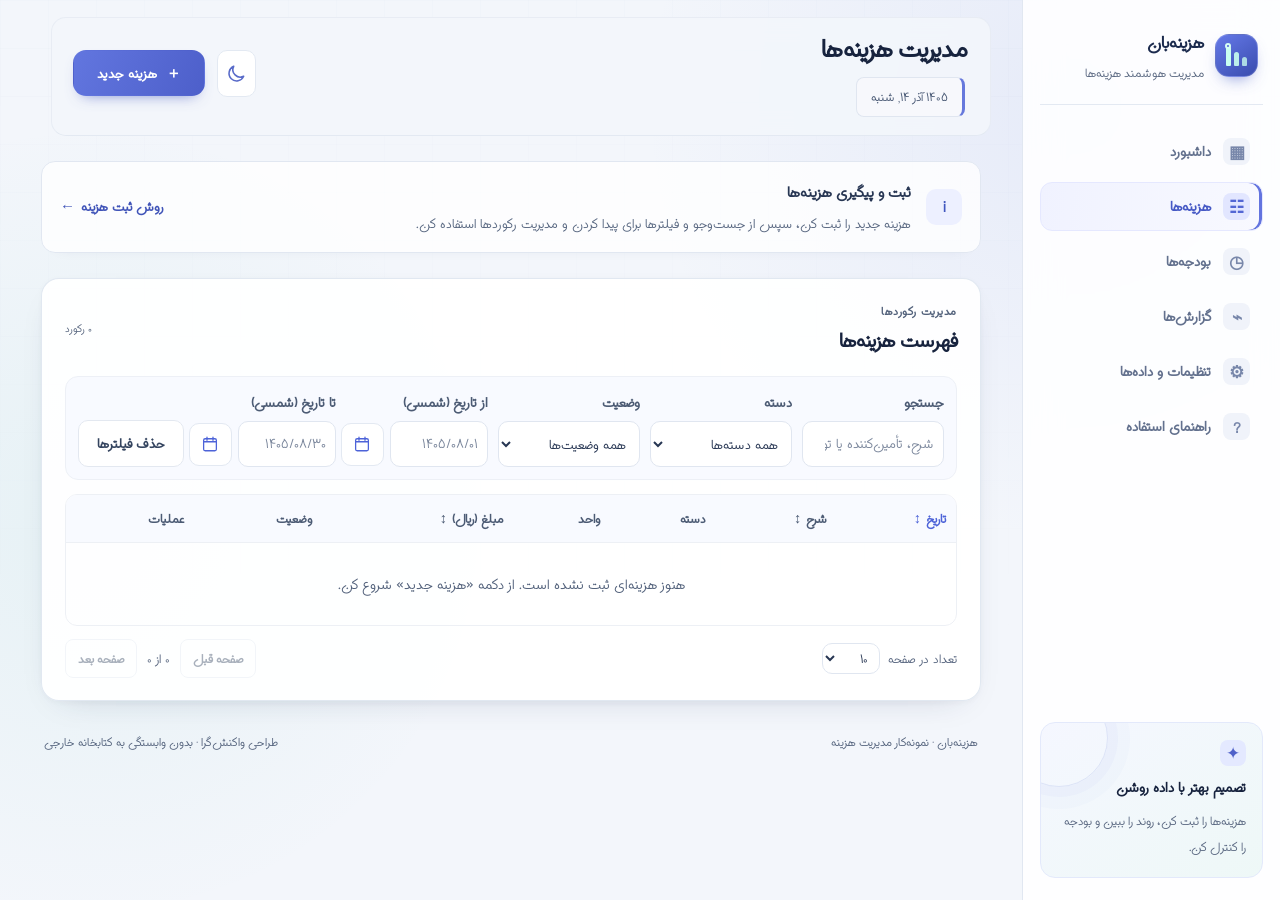
<file: expenses.html>
<!DOCTYPE html>
<html lang="fa" dir="rtl">
<head>
  <meta charset="UTF-8" />
  <meta name="viewport" content="width=device-width, initial-scale=1.0" />
  <meta name="theme-color" content="#101a33" id="themeColorMeta" />
  <meta name="description" content="هزینه‌بان؛ نمونه‌کار تعاملی مدیریت هزینه با ثبت و ویرایش رکوردها، بودجه ماهانه، نمودارهای تحلیلی و گزارش مالی." />
  <meta name="robots" content="noindex, nofollow, noarchive" />
  <meta property="og:type" content="website" />
  <meta property="og:locale" content="fa_IR" />
  <meta property="og:title" content="هزینه‌بان | داشبورد مدیریت هزینه‌ها" />
  <meta property="og:description" content="نمونه‌کار فرانت‌اند برای ثبت و تحلیل هزینه‌ها، کنترل بودجه، گزارش‌گیری و پشتیبان‌گیری محلی." />
  <meta property="og:image" content="assets/images/og-image.jpg" />
  <meta property="og:image:alt" content="پیش‌نمایش داشبورد هزینه‌بان" />
  <meta name="twitter:card" content="summary_large_image" />
  <meta name="twitter:title" content="هزینه‌بان | داشبورد مدیریت هزینه‌ها" />
  <meta name="twitter:description" content="نمونه‌کار تعاملی مدیریت و تحلیل هزینه‌ها." />
  <meta name="twitter:image" content="assets/images/og-image.jpg" />
  <meta http-equiv="Content-Security-Policy" content="default-src 'self'; base-uri 'self'; form-action 'self'; object-src 'none'; img-src 'self' data:; font-src 'self' data:; script-src 'self'; style-src 'self' 'unsafe-inline'; connect-src 'self'" />
  <title>هزینه‌بان | مدیریت هزینه‌ها</title>
  <link rel="icon" href="assets/images/favicon.svg" type="image/svg+xml" />
  <link rel="preload" href="assets/fonts/Estedad.woff" as="font" type="font/woff" crossorigin />
  <link rel="stylesheet" href="css/style.css?v=2.8.0" />
</head>
<body data-page="expenses">
  <a class="skip-link" href="#mainContent">پرش به محتوای اصلی</a>
  <div class="app" id="app">
    <aside class="sidebar" id="sidebar" aria-label="منوی اصلی">
      <a class="sidebar__brand" href="index.html" aria-label="هزینه‌بان، صفحه اصلی">
        <span class="brand__mark" aria-hidden="true"><i></i><i></i><i></i><b></b></span>
        <span class="brand__copy">
          <strong>هزینه‌بان</strong>
          <small>مدیریت هوشمند هزینه‌ها</small>
        </span>
      </a>

      <nav class="sidebar__nav" aria-label="بخش‌های برنامه">
        <a href="index.html" class="nav__link" data-nav data-page-link="dashboard"><span class="nav__icon" aria-hidden="true">▦</span> داشبورد</a>
        <a href="expenses.html" class="nav__link" data-nav data-page-link="expenses"><span class="nav__icon" aria-hidden="true">☷</span> هزینه‌ها</a>
        <a href="budget.html" class="nav__link" data-nav data-page-link="budget"><span class="nav__icon" aria-hidden="true">◷</span> بودجه‌ها</a>
        <a href="reports.html" class="nav__link" data-nav data-page-link="reports"><span class="nav__icon" aria-hidden="true">⌁</span> گزارش‌ها</a>
        <a href="settings.html" class="nav__link" data-nav data-page-link="settings"><span class="nav__icon" aria-hidden="true">⚙</span> تنظیمات و داده‌ها</a>
<a href="help.html" class="nav__link" data-nav data-page-link="help"><span class="nav__icon" aria-hidden="true">?</span> راهنمای استفاده</a>
      </nav>

      <div class="sidebar__tip">
        <span class="sidebar__tip-icon" aria-hidden="true">✦</span>
        <strong>تصمیم بهتر با داده روشن</strong>
        <p>هزینه‌ها را ثبت کن، روند را ببین و بودجه را کنترل کن.</p>
      </div>
    </aside>

    <div class="overlay" id="overlay" hidden></div>

    <main class="main" id="mainContent">
      <header class="topbar">
        <button class="btn btn--icon menu-btn" id="menuBtn" type="button" aria-label="باز کردن منو" aria-expanded="false" aria-controls="sidebar">
          <svg viewBox="0 0 24 24" aria-hidden="true"><path d="M4 6h16M4 12h16M4 18h16" /></svg>
        </button>
        <div class="topbar__title">
          <h1 id="pageHeading">نمای کلی</h1>
          <p class="muted" id="todayLabel"></p>
        </div>
        <div class="topbar__actions">
          <button class="btn btn--icon theme-toggle" id="themeToggle" type="button" aria-label="فعال‌کردن حالت تاریک" aria-pressed="false" title="تغییر پوسته">
            <svg class="theme-icon theme-icon--moon" viewBox="0 0 24 24" aria-hidden="true"><path d="M20.2 15.2A8.5 8.5 0 0 1 8.8 3.8 8.7 8.7 0 1 0 20.2 15.2Z" /></svg>
            <svg class="theme-icon theme-icon--sun" viewBox="0 0 24 24" aria-hidden="true"><circle cx="12" cy="12" r="4"/><path d="M12 2v2m0 16v2M4.93 4.93l1.42 1.42m11.3 11.3 1.42 1.42M2 12h2m16 0h2M4.93 19.07l1.42-1.42m11.3-11.3 1.42-1.42" /></svg>
          </button>
          <button class="btn btn--primary" id="openFormBtn" type="button"><span aria-hidden="true">＋</span> هزینه جدید</button>
        </div>
      </header>

      <div class="page-intro" data-page-view="expenses"><span class="page-intro__icon" aria-hidden="true">i</span><p><strong>ثبت و پیگیری هزینه‌ها</strong><span>هزینه جدید را ثبت کن، سپس از جست‌وجو و فیلترها برای پیدا کردن و مدیریت رکوردها استفاده کن.</span></p><a href="help.html#guide-expenses">روش ثبت هزینه <span aria-hidden="true">←</span></a></div>

      <section class="hero-panel" data-page-view="dashboard" aria-label="نمای کلی مدیریت هزینه">
        <div class="hero-panel__content">
          <span class="hero-kicker"><span class="live-dot"></span> دید شفاف‌تر به جریان مالی</span>
          <h2>هزینه‌ها را ببین،<br /><em>هوشمندانه‌تر تصمیم بگیر.</em></h2>
          <p>ثبت، پیگیری و تحلیل هزینه‌ها در یک فضای ساده و منظم؛ همراه با کنترل بودجه و گزارش‌گیری.</p>
          <div class="hero-tags">
            <span>کنترل بودجه</span><span>تحلیل روند</span><span>گزارش‌گیری</span>
          </div>
        </div>
        <div class="hero-panel__visual" aria-hidden="true">
          <svg class="hero-chart" viewBox="0 0 620 270" preserveAspectRatio="xMidYMid meet">
            <defs>
              <linearGradient id="chartStroke" x1="0" y1="1" x2="1" y2="0">
                <stop offset="0" stop-color="#66d9c1" />
                <stop offset="1" stop-color="#b6a5ff" />
              </linearGradient>
              <linearGradient id="chartFill" x1="0" y1="0" x2="0" y2="1">
                <stop offset="0" stop-color="#7ce4d0" stop-opacity=".28" />
                <stop offset="1" stop-color="#7ce4d0" stop-opacity="0" />
              </linearGradient>
              <pattern id="chartGrid" width="54" height="42" patternUnits="userSpaceOnUse">
                <path d="M54 0H0V42" fill="none" stroke="#ffffff" stroke-opacity=".12" stroke-width="1" />
              </pattern>
            </defs>
            <rect x="0" y="0" width="620" height="270" fill="url(#chartGrid)" />
            <path d="M18 235 C85 218 92 205 145 211 S220 174 272 185 S342 142 390 151 S469 94 515 112 S570 58 610 32 L610 270 L18 270Z" fill="url(#chartFill)" />
            <path d="M18 235 C85 218 92 205 145 211 S220 174 272 185 S342 142 390 151 S469 94 515 112 S570 58 610 32" fill="none" stroke="url(#chartStroke)" stroke-width="4" stroke-linecap="round" />
            <g fill="#101a33" stroke="#8ce8d4" stroke-width="3">
              <circle cx="145" cy="211" r="6"/><circle cx="272" cy="185" r="6"/><circle cx="390" cy="151" r="6"/><circle cx="515" cy="112" r="6"/><circle cx="610" cy="32" r="7"/>
            </g>
            <g fill="#ffffff" fill-opacity=".55"><circle cx="145" cy="211" r="2"/><circle cx="272" cy="185" r="2"/><circle cx="390" cy="151" r="2"/><circle cx="515" cy="112" r="2"/></g>
          </svg>
          <div class="hero-floating hero-floating--top"><span class="hero-floating__dot"></span><span>روند قابل پیگیری</span></div>
          <div class="hero-floating hero-floating--bottom"><small>نگاه یکپارچه به هزینه‌ها</small><strong>از ثبت تا تحلیل</strong></div>
        </div>
        <div class="hero-orb hero-orb--one"></div><div class="hero-orb hero-orb--two"></div>
      </section>

      <section id="summary" class="metrics" data-page-view="dashboard" aria-label="خلاصه وضعیت">
        <article class="metric metric--total">
          <span class="metric__top"><span class="metric__label">جمع هزینه‌ها</span><span class="metric__icon" aria-hidden="true">↗</span></span>
          <strong class="metric__value" id="mTotal">۰</strong>
          <span class="metric__hint">مجموع مبالغ ثبت‌شده · ریال</span>
        </article>
        <article class="metric metric--count">
          <span class="metric__top"><span class="metric__label">تعداد رکوردها</span><span class="metric__icon" aria-hidden="true">▤</span></span>
          <strong class="metric__value" id="mCount">۰</strong>
          <span class="metric__hint">کل هزینه‌های ثبت‌شده</span>
        </article>
        <article class="metric metric--pending">
          <span class="metric__top"><span class="metric__label">در انتظار بررسی</span><span class="metric__icon" aria-hidden="true">◷</span></span>
          <strong class="metric__value" id="mPending">۰</strong>
          <span class="metric__hint">مبلغ نیازمند تصمیم‌گیری · ریال</span>
        </article>
        <article class="metric metric--approved">
          <span class="metric__top"><span class="metric__label">تأییدشده</span><span class="metric__icon" aria-hidden="true">✓</span></span>
          <strong class="metric__value" id="mApproved">۰</strong>
          <span class="metric__hint">مبلغ تأییدشده · ریال</span>
        </article>
      </section>

      <section class="dashboard-shortcuts" data-page-view="dashboard" aria-labelledby="shortcutsTitle">
        <div class="dashboard-shortcuts__head"><div><span class="section-kicker">دسترسی سریع</span><h2 id="shortcutsTitle">از کجا شروع کنیم؟</h2></div><span class="muted">هر بخش در صفحه مستقل خودش</span></div>
        <div class="shortcut-grid">
          <a class="shortcut-card" href="expenses.html"><span class="shortcut-card__icon">＋</span><span><strong>ثبت و مدیریت هزینه</strong><small>افزودن، ویرایش و پیگیری رکوردها</small></span><span class="shortcut-card__arrow" aria-hidden="true">←</span></a>
          <a class="shortcut-card" href="budget.html"><span class="shortcut-card__icon">◷</span><span><strong>برنامه‌ریزی بودجه</strong><small>تنظیم سقف و مشاهده هشدارها</small></span><span class="shortcut-card__arrow" aria-hidden="true">←</span></a>
          <a class="shortcut-card" href="reports.html"><span class="shortcut-card__icon">⌁</span><span><strong>گزارش و تحلیل</strong><small>نمودارها و خروجی PDF</small></span><span class="shortcut-card__arrow" aria-hidden="true">←</span></a>
          <a class="shortcut-card" href="settings.html"><span class="shortcut-card__icon">⚙</span><span><strong>مدیریت اطلاعات</strong><small>پشتیبان‌گیری و بازیابی داده‌ها</small></span><span class="shortcut-card__arrow" aria-hidden="true">←</span></a>
        </div>
      </section>

      <section id="budget" class="card budget-card" data-page-view="budget">
        <div class="card__head">
          <div><span class="section-kicker">برنامه‌ریزی مالی</span><h2>بودجه ماهانه</h2></div>
          <span class="muted" id="budgetMonthLabel">ماه جاری</span>
        </div>
        <div class="budget-layout">
          <div class="budget-summary">
            <div class="budget-summary__line"><span>مصرف‌شده از بودجه</span><strong id="budgetPercent">۰٪</strong></div>
            <div class="budget-track" id="budgetTrack" role="progressbar" aria-label="میزان مصرف بودجه" aria-valuemin="0" aria-valuemax="100" aria-valuenow="0"><span id="budgetProgress"></span></div>
            <div class="budget-figures"><div><small>هزینه‌های این ماه</small><strong id="budgetSpent">۰ ریال</strong></div><div><small>بودجه تعیین‌شده</small><strong id="budgetLimit">تعیین نشده</strong></div><div><small>مانده بودجه</small><strong id="budgetRemaining">—</strong></div></div>
            <p class="budget-alert" id="budgetAlert" role="status">برای شروع، بودجه ماهانه را تعیین کن.</p>
          </div>
          <form class="budget-form" id="budgetForm">
            <div class="field"><label for="budgetMonth">ماه بودجه (شمسی)</label><div class="date-control"><input id="budgetMonth" name="month" type="text" inputmode="numeric" autocomplete="off" placeholder="۱۴۰۵/۰۸" aria-describedby="budgetMonthHint budgetMonthError" required /><button class="calendar-trigger" type="button" data-calendar-target="budgetMonth" data-calendar-mode="month" aria-label="انتخاب ماه شمسی" aria-haspopup="dialog" aria-controls="jalaliDialog"><svg viewBox="0 0 24 24" aria-hidden="true"><rect x="3.5" y="5" width="17" height="16" rx="2"/><path d="M8 3v4m8-4v4M4 9h16"/></svg></button></div><small class="field__hint" id="budgetMonthHint">ماه را وارد کن یا از تقویم انتخاب کن.</small><small class="field__error" id="budgetMonthError" data-error-for="budgetMonth" aria-live="polite"></small></div>
            <div class="field"><label for="budgetAmount">سقف بودجه (ریال)</label><input id="budgetAmount" name="amount" type="text" inputmode="numeric" autocomplete="off" placeholder="مثلاً ۱۰۰٬۰۰۰٬۰۰۰" required /></div>
            <button class="btn btn--primary" type="submit">ذخیره بودجه</button>
          </form>
        </div>
        <p class="micro-note">هشدار در ۸۰٪ بودجه فعال می‌شود؛ هزینه‌های ردشده در محاسبه مصرف لحاظ نمی‌شوند.</p>
      </section>

      <section id="chart" class="card chart-card" data-page-view="reports">
        <div class="card__head"><div><span class="section-kicker">الگوی مصرف</span><h2>گزارش‌ها و تحلیل هزینه</h2><span class="muted">بر پایه اطلاعات ثبت‌شده</span></div><button class="btn btn--soft" id="reportBtn" type="button"><span aria-hidden="true">▤</span> چاپ / ذخیره PDF</button></div>
        <div class="charts-layout">
          <div class="chart" id="chartBars" role="img" aria-label="نمودار میله‌ای هزینه به تفکیک دسته"></div>
          <div class="chart-donut" id="chartDonut" aria-label="نمودار سهم دسته‌های هزینه"></div>
        </div>
      </section>

      <dialog class="expense-drawer" id="expenseDrawer" aria-labelledby="formTitle">
      <section id="form" class="card form-card">
        <div class="card__head"><div><span class="section-kicker">ثبت و پیگیری</span><h2 id="formTitle">ثبت هزینه جدید</h2></div><button class="btn btn--icon drawer-close" id="closeFormDrawerBtn" type="button" aria-label="بستن فرم">×</button></div>
        <form class="form" id="expenseForm" novalidate>
          <input id="editId" name="editId" type="hidden" />
          <div class="field"><label for="fTitle">شرح هزینه *</label><input id="fTitle" name="title" type="text" required maxlength="120" placeholder="مثال: خرید تجهیزات اداری" autocomplete="off" aria-describedby="fTitleError" /><small class="field__error" id="fTitleError" data-error-for="fTitle" aria-live="polite"></small></div>
          <div class="field"><label for="fAmount">مبلغ (ریال) *</label><input id="fAmount" name="amount" type="text" inputmode="numeric" autocomplete="off" required placeholder="۱٬۲۵۰٬۰۰۰" aria-describedby="fAmountError" /><small class="field__error" id="fAmountError" data-error-for="fAmount" aria-live="polite"></small></div>
          <div class="field"><label for="fCategory">دسته *</label><select id="fCategory" name="category" required aria-describedby="fCategoryError"><option value="">انتخاب کنید…</option><option value="travel">سفر و مأموریت</option><option value="office">اداری و دفتری</option><option value="it">فناوری اطلاعات</option><option value="marketing">بازاریابی</option><option value="salary">حقوق و دستمزد</option><option value="other">سایر</option></select><small class="field__error" id="fCategoryError" data-error-for="fCategory" aria-live="polite"></small></div>
          <div class="field"><label for="fDepartment">واحد سازمانی *</label><select id="fDepartment" name="department" required aria-describedby="fDepartmentError"><option value="">انتخاب کنید…</option><option value="sales">فروش</option><option value="it">فنی</option><option value="hr">منابع انسانی</option><option value="finance">مالی</option></select><small class="field__error" id="fDepartmentError" data-error-for="fDepartment" aria-live="polite"></small></div>
          <div class="field"><label for="fVendor">طرف حساب / تأمین‌کننده</label><input id="fVendor" name="vendor" type="text" maxlength="80" placeholder="مثال: شرکت تأمین‌کننده" /></div>
          <div class="field"><label for="fDate">تاریخ (شمسی) *</label><div class="date-control"><input id="fDate" name="date" type="text" inputmode="numeric" autocomplete="off" placeholder="۱۴۰۵/۰۸/۲۶" required aria-describedby="fDateHint fDateError" /><button class="calendar-trigger" type="button" data-calendar-target="fDate" data-calendar-mode="date" aria-label="انتخاب تاریخ شمسی" aria-haspopup="dialog" aria-controls="jalaliDialog"><svg viewBox="0 0 24 24" aria-hidden="true"><rect x="3.5" y="5" width="17" height="16" rx="2"/><path d="M8 3v4m8-4v4M4 9h16"/></svg></button></div><small class="field__hint" id="fDateHint">تاریخ را وارد کن یا از تقویم شمسی انتخاب کن.</small><small class="field__error" id="fDateError" data-error-for="fDate" aria-live="polite"></small></div>
          <div class="field field--full"><label for="fNote">توضیحات</label><textarea id="fNote" name="note" rows="2" maxlength="300" placeholder="جزئیات تکمیلی هزینه (اختیاری)"></textarea></div>
          <div class="form__actions field--full"><button class="btn btn--primary" id="saveExpenseBtn" type="submit">ثبت هزینه</button><button class="btn btn--ghost" type="reset">پاک کردن فرم</button><button class="btn btn--text" id="cancelEditBtn" type="button" hidden>انصراف از ویرایش</button></div>
        </form>
      </section>
      </dialog>

      <section id="list" class="card list-card" data-page-view="expenses">
        <div class="card__head"><div><span class="section-kicker">مدیریت رکوردها</span><h2>فهرست هزینه‌ها</h2></div><span class="muted" id="resultCount"></span></div>
        <div class="toolbar">
          <div class="field field--inline"><label for="q">جستجو</label><input id="q" type="search" placeholder="شرح، تأمین‌کننده یا توضیحات…" /></div>
          <div class="field field--inline"><label for="fltCategory">دسته</label><select id="fltCategory"><option value="">همه دسته‌ها</option><option value="travel">سفر و مأموریت</option><option value="office">اداری و دفتری</option><option value="it">فناوری اطلاعات</option><option value="marketing">بازاریابی</option><option value="salary">حقوق و دستمزد</option><option value="other">سایر</option></select></div>
          <div class="field field--inline"><label for="fltStatus">وضعیت</label><select id="fltStatus"><option value="">همه وضعیت‌ها</option><option value="pending">در انتظار</option><option value="approved">تأییدشده</option><option value="rejected">ردشده</option></select></div>
          <div class="field field--inline"><label for="fltFrom">از تاریخ (شمسی)</label><div class="date-control"><input id="fltFrom" type="text" inputmode="numeric" placeholder="۱۴۰۵/۰۸/۰۱" autocomplete="off" /><button class="calendar-trigger" type="button" data-calendar-target="fltFrom" data-calendar-mode="date" aria-label="انتخاب تاریخ شروع" aria-haspopup="dialog" aria-controls="jalaliDialog"><svg viewBox="0 0 24 24" aria-hidden="true"><rect x="3.5" y="5" width="17" height="16" rx="2"/><path d="M8 3v4m8-4v4M4 9h16"/></svg></button></div></div>
          <div class="field field--inline"><label for="fltTo">تا تاریخ (شمسی)</label><div class="date-control"><input id="fltTo" type="text" inputmode="numeric" placeholder="۱۴۰۵/۰۸/۳۰" autocomplete="off" /><button class="calendar-trigger" type="button" data-calendar-target="fltTo" data-calendar-mode="date" aria-label="انتخاب تاریخ پایان" aria-haspopup="dialog" aria-controls="jalaliDialog"><svg viewBox="0 0 24 24" aria-hidden="true"><rect x="3.5" y="5" width="17" height="16" rx="2"/><path d="M8 3v4m8-4v4M4 9h16"/></svg></button></div></div>
          <button class="btn btn--ghost btn--filter-reset" id="resetFilters" type="button">حذف فیلترها</button>
        </div>
        <div class="table-wrap">
          <table class="table"><thead><tr>
            <th scope="col" aria-sort="descending"><button class="sort-button" type="button" data-sort="date" aria-label="مرتب‌سازی بر اساس تاریخ">تاریخ <span aria-hidden="true">↕</span></button></th>
            <th scope="col"><button class="sort-button" type="button" data-sort="title" aria-label="مرتب‌سازی بر اساس شرح">شرح <span aria-hidden="true">↕</span></button></th>
            <th scope="col">دسته</th><th scope="col">واحد</th>
            <th scope="col" class="num"><button class="sort-button" type="button" data-sort="amount" aria-label="مرتب‌سازی بر اساس مبلغ">مبلغ (ریال) <span aria-hidden="true">↕</span></button></th>
            <th scope="col">وضعیت</th><th scope="col">عملیات</th>
          </tr></thead><tbody id="tableBody"></tbody></table>
          <p class="empty" id="emptyState" hidden>هنوز هزینه‌ای ثبت نشده است. از دکمه «هزینه جدید» شروع کن.</p>
        </div>
        <div class="pagination" id="pagination" aria-label="صفحه‌بندی فهرست هزینه‌ها">
          <label class="page-size" for="pageSize">تعداد در صفحه <select id="pageSize"><option value="5">۵</option><option value="10" selected>۱۰</option><option value="20">۲۰</option></select></label>
          <div class="pagination__controls"><button class="btn btn--ghost btn--sm" id="prevPage" type="button" disabled>صفحه قبل</button><span id="pageInfo" aria-live="polite">صفحهٔ ۱ از ۱</span><button class="btn btn--ghost btn--sm" id="nextPage" type="button" disabled>صفحه بعد</button></div>
        </div>
      </section>

      <section class="card tools-card" data-page-view="settings" aria-labelledby="toolsTitle">
        <div class="card__head"><div><span class="section-kicker">امنیت و نگهداری داده</span><h2 id="toolsTitle">تنظیمات و مدیریت اطلاعات</h2></div><span class="muted">اطلاعات روی همین مرورگر ذخیره می‌شوند</span></div>
        <a class="help-entry" href="help.html"><span class="help-entry__icon" aria-hidden="true">?</span><span><strong>راهنمای کامل استفاده</strong><small>آموزش مرحله‌به‌مرحله ثبت هزینه، مدیریت بودجه، گزارش‌گیری و نگهداری اطلاعات</small></span><span class="help-entry__arrow" aria-hidden="true">←</span></a>
        <div class="tools-grid">
          <article class="tool-item"><span class="tool-item__icon" aria-hidden="true">↓</span><div><h3>پشتیبان‌گیری از اطلاعات</h3><p>دریافت نسخه JSON شامل هزینه‌ها و بودجه‌ها برای نگهداری یا انتقال.</p></div><button class="btn btn--soft" id="backupBtn" type="button">دریافت پشتیبان</button></article>
          <article class="tool-item"><span class="tool-item__icon" aria-hidden="true">↑</span><div><h3>بازیابی اطلاعات</h3><p>بازگردانی اطلاعات از فایل پشتیبان JSON. داده‌های فعلی جایگزین می‌شوند.</p></div><label class="btn btn--soft file-button" for="restoreInput">انتخاب فایل پشتیبان</label><input class="visually-hidden" id="restoreInput" type="file" accept="application/json,.json" /></article>
          <article class="tool-item"><span class="tool-item__icon" aria-hidden="true">▥</span><div><h3>داده‌های نمایشی</h3><p>بارگذاری رکوردهای نمونه برای نمایش نمودارها و امکانات به کارفرما.</p></div><button class="btn btn--soft" id="demoDataBtn" type="button">بارگذاری داده نمونه</button></article>
          <article class="tool-item"><span class="tool-item__icon" aria-hidden="true">⇩</span><div><h3>خروجی Excel (CSV)</h3><p>دریافت فهرست هزینه‌ها و فیلترهای اعمال‌شده برای بررسی در صفحه‌گسترده.</p></div><button class="btn btn--soft" id="exportCsvBtn" type="button">دریافت خروجی CSV</button></article>
        </div>
        <p class="micro-note">نکته: این نسخه فرانت‌اند است؛ برای داده‌های حساس سازمانی، دسترسی چندکاربره و همگام‌سازی، اتصال به بک‌اند و احراز هویت لازم است.</p>
      </section>

      <footer class="app-footer"><span>هزینه‌بان · نمونه‌کار مدیریت هزینه</span><span>طراحی واکنش‌گرا · بدون وابستگی به کتابخانه خارجی</span></footer>
    </main>
    <nav class="mobile-nav" aria-label="ناوبری اصلی موبایل">
      <a href="index.html" data-page-link="dashboard"><svg viewBox="0 0 24 24" aria-hidden="true"><rect x="3" y="3" width="8" height="8" rx="2"/><rect x="13" y="3" width="8" height="5" rx="2"/><rect x="13" y="10" width="8" height="11" rx="2"/><rect x="3" y="13" width="8" height="8" rx="2"/></svg><span>خانه</span></a>
      <a href="expenses.html" data-page-link="expenses"><svg viewBox="0 0 24 24" aria-hidden="true"><path d="M7 3h10l3 3v15H4V3h3Zm0 0v4h10V3M8 12h8m-8 4h8"/></svg><span>هزینه‌ها</span></a>
      <a href="budget.html" data-page-link="budget"><svg viewBox="0 0 24 24" aria-hidden="true"><circle cx="12" cy="12" r="9"/><path d="M12 7v5l3 2"/></svg><span>بودجه</span></a>
      <a href="reports.html" data-page-link="reports"><svg viewBox="0 0 24 24" aria-hidden="true"><path d="M4 19V5m0 14h17M8 15l4-4 3 2 5-7"/></svg><span>گزارش‌ها</span></a>
      <a href="settings.html" data-page-link="settings"><svg viewBox="0 0 24 24" aria-hidden="true"><path d="M12 8a4 4 0 1 0 0 8 4 4 0 0 0 0-8Z"/><path d="m19.4 15 .1.1 1.4 1.1-1.4 2.4-1.7-.7a8 8 0 0 1-1.6.9l-.3 1.8h-2.8l-.3-1.8a8 8 0 0 1-1.6-.9l-1.7.7-1.4-2.4 1.4-1.1a8 8 0 0 1 0-1.9l-1.4-1.1 1.4-2.4 1.7.7a8 8 0 0 1 1.6-.9l.3-1.8h2.8l.3 1.8a8 8 0 0 1 1.6.9l1.7-.7 1.4 2.4-1.4 1.1a8 8 0 0 1 0 1.9Z"/></svg><span>بیشتر</span></a>
    </nav>
  </div>

  <dialog class="jalali-dialog" id="jalaliDialog" aria-labelledby="jalaliTitle">
    <div class="jalali-dialog__body">
      <header class="jalali-dialog__head">
        <button class="btn btn--icon" id="jalaliPrev" type="button" aria-label="دوره قبلی"><svg viewBox="0 0 24 24" aria-hidden="true"><path d="m14 5-7 7 7 7"/></svg></button>
        <h2 id="jalaliTitle">انتخاب تاریخ</h2>
        <button class="btn btn--icon" id="jalaliNext" type="button" aria-label="دوره بعدی"><svg viewBox="0 0 24 24" aria-hidden="true"><path d="m10 5 7 7-7 7"/></svg></button>
      </header>
      <div class="jalali-month-grid" id="jalaliMonthGrid" hidden></div>
      <div class="jalali-date-view" id="jalaliDateView">
        <div class="jalali-weekdays" aria-hidden="true"><span>ش</span><span>ی</span><span>د</span><span>س</span><span>چ</span><span>پ</span><span>ج</span></div>
        <div class="jalali-days" id="jalaliDays"></div>
      </div>
      <footer class="jalali-dialog__footer">
        <button class="btn btn--text" id="jalaliToday" type="button">امروز</button>
        <button class="btn btn--ghost" id="jalaliClose" type="button">بستن</button>
      </footer>
    </div>
  </dialog>
  <dialog class="confirm-dialog" id="confirmDialog" aria-labelledby="confirmTitle" aria-describedby="confirmMessage">
    <form method="dialog" class="confirm-dialog__body">
      <span class="confirm-dialog__mark" aria-hidden="true">!</span>
      <h2 id="confirmTitle">تأیید عملیات</h2>
      <p id="confirmMessage"></p>
      <div class="confirm-dialog__actions"><button class="btn btn--ghost" value="cancel">انصراف</button><button class="btn btn--primary" id="confirmAccept" value="confirm">تأیید و ادامه</button></div>
    </form>
  </dialog>
  <div class="toast" id="toast" role="status" aria-live="polite" aria-atomic="true" hidden></div>
  <script src="js/store.js" defer></script>
  <script src="js/ui.js" defer></script>
  <script src="js/app.js" defer></script>
</body>
</html>
</file>
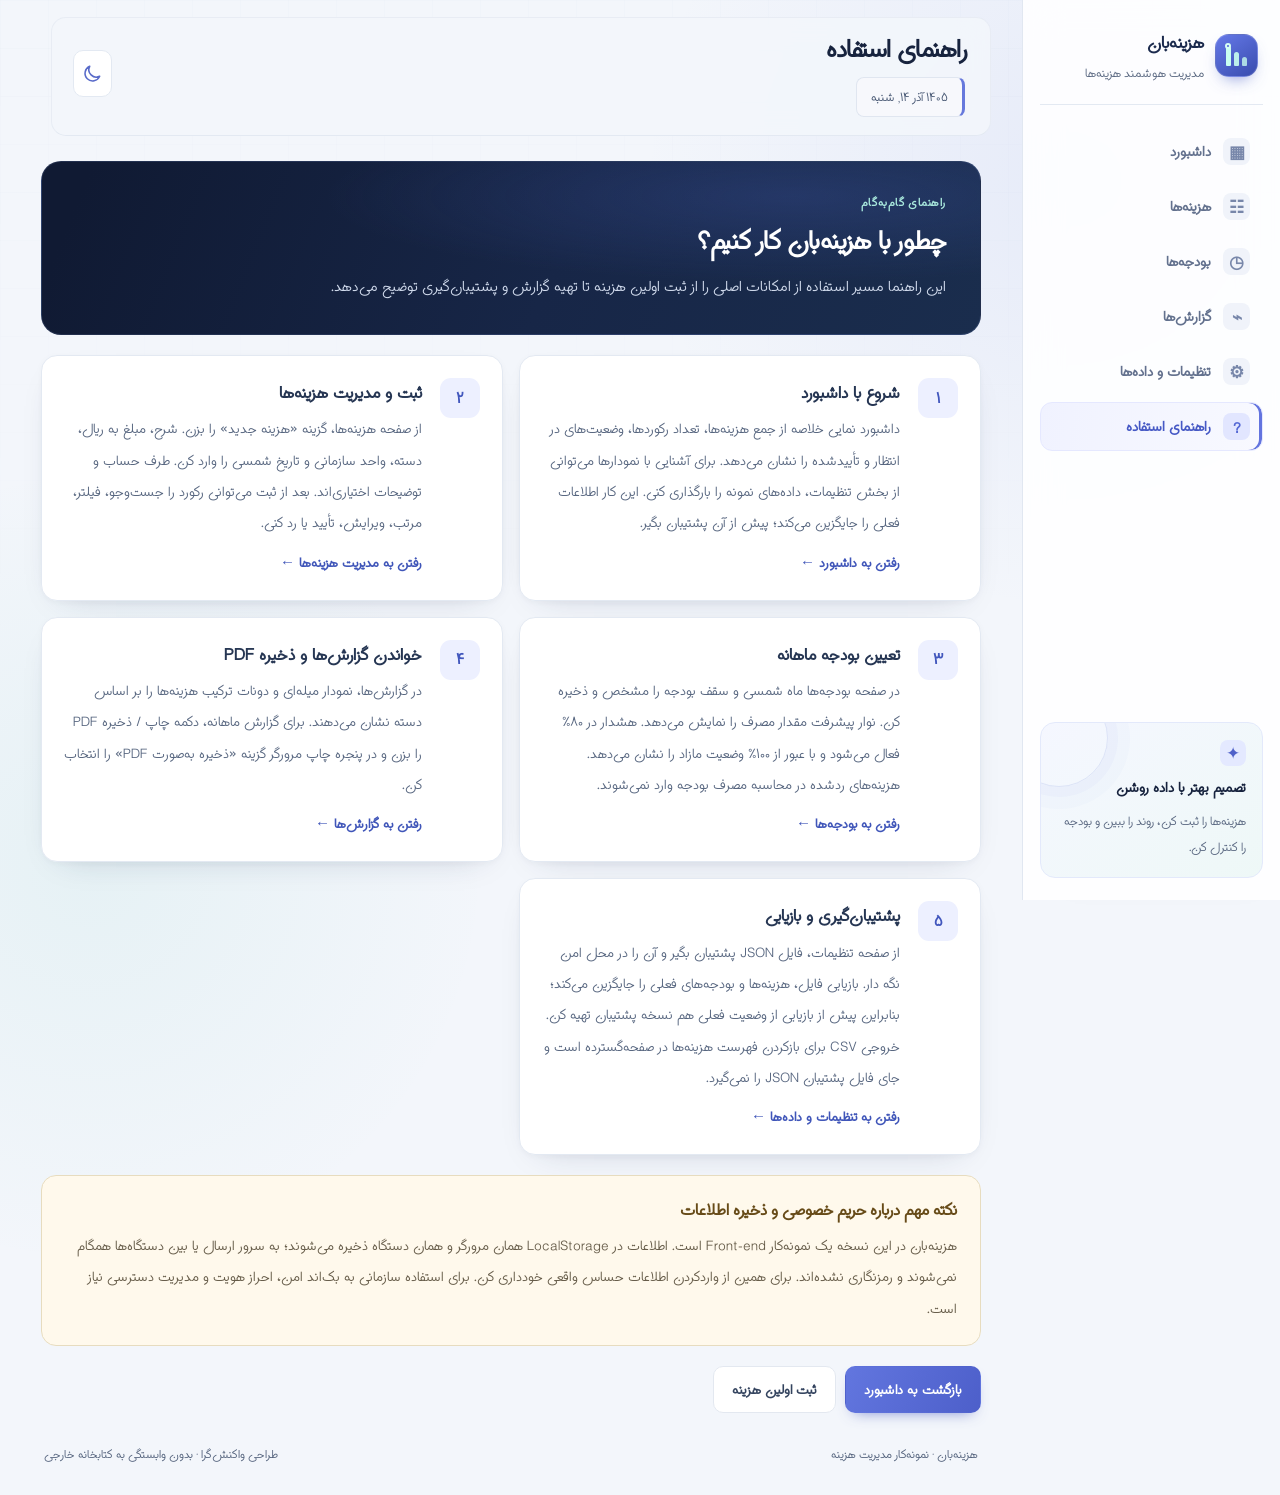
<file: help.html>
<!DOCTYPE html>
<html lang="fa" dir="rtl">
<head>
  <meta charset="UTF-8" />
  <meta name="viewport" content="width=device-width, initial-scale=1.0" />
  <meta name="theme-color" content="#101a33" id="themeColorMeta" />
  <meta name="description" content="هزینه‌بان؛ نمونه‌کار تعاملی مدیریت هزینه با ثبت و ویرایش رکوردها، بودجه ماهانه، نمودارهای تحلیلی و گزارش مالی." />
  <meta name="robots" content="noindex, nofollow, noarchive" />
  <meta property="og:type" content="website" />
  <meta property="og:locale" content="fa_IR" />
  <meta property="og:title" content="هزینه‌بان | داشبورد مدیریت هزینه‌ها" />
  <meta property="og:description" content="نمونه‌کار فرانت‌اند برای ثبت و تحلیل هزینه‌ها، کنترل بودجه، گزارش‌گیری و پشتیبان‌گیری محلی." />
  <meta property="og:image" content="assets/images/og-image.jpg" />
  <meta property="og:image:alt" content="پیش‌نمایش داشبورد هزینه‌بان" />
  <meta name="twitter:card" content="summary_large_image" />
  <meta name="twitter:title" content="هزینه‌بان | داشبورد مدیریت هزینه‌ها" />
  <meta name="twitter:description" content="نمونه‌کار تعاملی مدیریت و تحلیل هزینه‌ها." />
  <meta name="twitter:image" content="assets/images/og-image.jpg" />
  <meta http-equiv="Content-Security-Policy" content="default-src 'self'; base-uri 'self'; form-action 'self'; object-src 'none'; img-src 'self' data:; font-src 'self' data:; script-src 'self'; style-src 'self' 'unsafe-inline'; connect-src 'self'" />
  <title>هزینه‌بان | راهنمای استفاده</title>
  <link rel="icon" href="assets/images/favicon.svg" type="image/svg+xml" />
  <link rel="preload" href="assets/fonts/Estedad.woff" as="font" type="font/woff" crossorigin />
  <link rel="stylesheet" href="css/style.css?v=2.8.0" />
</head>
<body data-page="help">
  <a class="skip-link" href="#mainContent">پرش به محتوای اصلی</a>
  <div class="app" id="app">
    <aside class="sidebar" id="sidebar" aria-label="منوی اصلی">
      <a class="sidebar__brand" href="index.html" aria-label="هزینه‌بان، صفحه اصلی">
        <span class="brand__mark" aria-hidden="true"><i></i><i></i><i></i><b></b></span>
        <span class="brand__copy">
          <strong>هزینه‌بان</strong>
          <small>مدیریت هوشمند هزینه‌ها</small>
        </span>
      </a>

      <nav class="sidebar__nav" aria-label="بخش‌های برنامه">
        <a href="index.html" class="nav__link" data-nav data-page-link="dashboard"><span class="nav__icon" aria-hidden="true">▦</span> داشبورد</a>
        <a href="expenses.html" class="nav__link" data-nav data-page-link="expenses"><span class="nav__icon" aria-hidden="true">☷</span> هزینه‌ها</a>
        <a href="budget.html" class="nav__link" data-nav data-page-link="budget"><span class="nav__icon" aria-hidden="true">◷</span> بودجه‌ها</a>
        <a href="reports.html" class="nav__link" data-nav data-page-link="reports"><span class="nav__icon" aria-hidden="true">⌁</span> گزارش‌ها</a>
        <a href="settings.html" class="nav__link" data-nav data-page-link="settings"><span class="nav__icon" aria-hidden="true">⚙</span> تنظیمات و داده‌ها</a>
<a href="help.html" class="nav__link" data-nav data-page-link="help"><span class="nav__icon" aria-hidden="true">?</span> راهنمای استفاده</a>
      </nav>

      <div class="sidebar__tip">
        <span class="sidebar__tip-icon" aria-hidden="true">✦</span>
        <strong>تصمیم بهتر با داده روشن</strong>
        <p>هزینه‌ها را ثبت کن، روند را ببین و بودجه را کنترل کن.</p>
      </div>
    </aside>

    <div class="overlay" id="overlay" hidden></div>

    <main class="main" id="mainContent">
      <header class="topbar">
        <button class="btn btn--icon menu-btn" id="menuBtn" type="button" aria-label="باز کردن منو" aria-expanded="false" aria-controls="sidebar">
          <svg viewBox="0 0 24 24" aria-hidden="true"><path d="M4 6h16M4 12h16M4 18h16" /></svg>
        </button>
        <div class="topbar__title">
          <h1 id="pageHeading">نمای کلی</h1>
          <p class="muted" id="todayLabel"></p>
        </div>
        <div class="topbar__actions">
          <button class="btn btn--icon theme-toggle" id="themeToggle" type="button" aria-label="فعال‌کردن حالت تاریک" aria-pressed="false" title="تغییر پوسته">
            <svg class="theme-icon theme-icon--moon" viewBox="0 0 24 24" aria-hidden="true"><path d="M20.2 15.2A8.5 8.5 0 0 1 8.8 3.8 8.7 8.7 0 1 0 20.2 15.2Z" /></svg>
            <svg class="theme-icon theme-icon--sun" viewBox="0 0 24 24" aria-hidden="true"><circle cx="12" cy="12" r="4"/><path d="M12 2v2m0 16v2M4.93 4.93l1.42 1.42m11.3 11.3 1.42 1.42M2 12h2m16 0h2M4.93 19.07l1.42-1.42m11.3-11.3 1.42-1.42" /></svg>
          </button>
          <button class="btn btn--primary" id="openFormBtn" type="button"><span aria-hidden="true">＋</span> هزینه جدید</button>
        </div>
      </header>


      <section class="help-page" data-page-view="help" aria-labelledby="helpTitle">
        <header class="help-page__hero">
          <span class="section-kicker">راهنمای گام‌به‌گام</span>
          <h2 id="helpTitle">چطور با هزینه‌بان کار کنیم؟</h2>
          <p>این راهنما مسیر استفاده از امکانات اصلی را از ثبت اولین هزینه تا تهیه گزارش و پشتیبان‌گیری توضیح می‌دهد.</p>
        </header>
        <div class="help-steps" id="guide-start">
          <article class="help-card"><span class="help-card__number">۱</span><div><h3>شروع با داشبورد</h3><p>داشبورد نمایی خلاصه از جمع هزینه‌ها، تعداد رکوردها، وضعیت‌های در انتظار و تأییدشده را نشان می‌دهد. برای آشنایی با نمودارها می‌توانی از بخش تنظیمات، داده‌های نمونه را بارگذاری کنی. این کار اطلاعات فعلی را جایگزین می‌کند؛ پیش از آن پشتیبان بگیر.</p><a href="index.html">رفتن به داشبورد ←</a></div></article>
          <article class="help-card" id="guide-expenses"><span class="help-card__number">۲</span><div><h3>ثبت و مدیریت هزینه‌ها</h3><p>از صفحه هزینه‌ها، گزینه «هزینه جدید» را بزن. شرح، مبلغ به ریال، دسته، واحد سازمانی و تاریخ شمسی را وارد کن. طرف حساب و توضیحات اختیاری‌اند. بعد از ثبت می‌توانی رکورد را جست‌وجو، فیلتر، مرتب، ویرایش، تأیید یا رد کنی.</p><a href="expenses.html">رفتن به مدیریت هزینه‌ها ←</a></div></article>
          <article class="help-card" id="guide-budget"><span class="help-card__number">۳</span><div><h3>تعیین بودجه ماهانه</h3><p>در صفحه بودجه‌ها ماه شمسی و سقف بودجه را مشخص و ذخیره کن. نوار پیشرفت مقدار مصرف را نمایش می‌دهد. هشدار در ۸۰٪ فعال می‌شود و با عبور از ۱۰۰٪ وضعیت مازاد را نشان می‌دهد. هزینه‌های ردشده در محاسبه مصرف بودجه وارد نمی‌شوند.</p><a href="budget.html">رفتن به بودجه‌ها ←</a></div></article>
          <article class="help-card" id="guide-reports"><span class="help-card__number">۴</span><div><h3>خواندن گزارش‌ها و ذخیره PDF</h3><p>در گزارش‌ها، نمودار میله‌ای و دونات ترکیب هزینه‌ها را بر اساس دسته نشان می‌دهند. برای گزارش ماهانه، دکمه چاپ / ذخیره PDF را بزن و در پنجره چاپ مرورگر گزینه «ذخیره به‌صورت PDF» را انتخاب کن.</p><a href="reports.html">رفتن به گزارش‌ها ←</a></div></article>
          <article class="help-card" id="guide-backup"><span class="help-card__number">۵</span><div><h3>پشتیبان‌گیری و بازیابی</h3><p>از صفحه تنظیمات، فایل JSON پشتیبان بگیر و آن را در محل امن نگه دار. بازیابی فایل، هزینه‌ها و بودجه‌های فعلی را جایگزین می‌کند؛ بنابراین پیش از بازیابی از وضعیت فعلی هم نسخه پشتیبان تهیه کن. خروجی CSV برای بازکردن فهرست هزینه‌ها در صفحه‌گسترده است و جای فایل پشتیبان JSON را نمی‌گیرد.</p><a href="settings.html">رفتن به تنظیمات و داده‌ها ←</a></div></article>
        </div>
        <section class="help-note" aria-labelledby="privacyTitle"><h3 id="privacyTitle">نکته مهم درباره حریم خصوصی و ذخیره اطلاعات</h3><p>هزینه‌بان در این نسخه یک نمونه‌کار Front-end است. اطلاعات در LocalStorage همان مرورگر و همان دستگاه ذخیره می‌شوند؛ به سرور ارسال یا بین دستگاه‌ها همگام نمی‌شوند و رمزنگاری نشده‌اند. برای همین از واردکردن اطلاعات حساس واقعی خودداری کن. برای استفاده سازمانی به بک‌اند امن، احراز هویت و مدیریت دسترسی نیاز است.</p></section>
        <div class="help-page__footer"><a class="btn btn--primary" href="index.html">بازگشت به داشبورد</a><a class="btn btn--ghost" href="expenses.html">ثبت اولین هزینه</a></div>
      </section>

      <section class="hero-panel" data-page-view="dashboard" aria-label="نمای کلی مدیریت هزینه">
        <div class="hero-panel__content">
          <span class="hero-kicker"><span class="live-dot"></span> دید شفاف‌تر به جریان مالی</span>
          <h2>هزینه‌ها را ببین،<br /><em>هوشمندانه‌تر تصمیم بگیر.</em></h2>
          <p>ثبت، پیگیری و تحلیل هزینه‌ها در یک فضای ساده و منظم؛ همراه با کنترل بودجه و گزارش‌گیری.</p>
          <div class="hero-tags">
            <span>کنترل بودجه</span><span>تحلیل روند</span><span>گزارش‌گیری</span>
          </div>
        </div>
        <div class="hero-panel__visual" aria-hidden="true">
          <svg class="hero-chart" viewBox="0 0 620 270" preserveAspectRatio="xMidYMid meet">
            <defs>
              <linearGradient id="chartStroke" x1="0" y1="1" x2="1" y2="0">
                <stop offset="0" stop-color="#66d9c1" />
                <stop offset="1" stop-color="#b6a5ff" />
              </linearGradient>
              <linearGradient id="chartFill" x1="0" y1="0" x2="0" y2="1">
                <stop offset="0" stop-color="#7ce4d0" stop-opacity=".28" />
                <stop offset="1" stop-color="#7ce4d0" stop-opacity="0" />
              </linearGradient>
              <pattern id="chartGrid" width="54" height="42" patternUnits="userSpaceOnUse">
                <path d="M54 0H0V42" fill="none" stroke="#ffffff" stroke-opacity=".12" stroke-width="1" />
              </pattern>
            </defs>
            <rect x="0" y="0" width="620" height="270" fill="url(#chartGrid)" />
            <path d="M18 235 C85 218 92 205 145 211 S220 174 272 185 S342 142 390 151 S469 94 515 112 S570 58 610 32 L610 270 L18 270Z" fill="url(#chartFill)" />
            <path d="M18 235 C85 218 92 205 145 211 S220 174 272 185 S342 142 390 151 S469 94 515 112 S570 58 610 32" fill="none" stroke="url(#chartStroke)" stroke-width="4" stroke-linecap="round" />
            <g fill="#101a33" stroke="#8ce8d4" stroke-width="3">
              <circle cx="145" cy="211" r="6"/><circle cx="272" cy="185" r="6"/><circle cx="390" cy="151" r="6"/><circle cx="515" cy="112" r="6"/><circle cx="610" cy="32" r="7"/>
            </g>
            <g fill="#ffffff" fill-opacity=".55"><circle cx="145" cy="211" r="2"/><circle cx="272" cy="185" r="2"/><circle cx="390" cy="151" r="2"/><circle cx="515" cy="112" r="2"/></g>
          </svg>
          <div class="hero-floating hero-floating--top"><span class="hero-floating__dot"></span><span>روند قابل پیگیری</span></div>
          <div class="hero-floating hero-floating--bottom"><small>نگاه یکپارچه به هزینه‌ها</small><strong>از ثبت تا تحلیل</strong></div>
        </div>
        <div class="hero-orb hero-orb--one"></div><div class="hero-orb hero-orb--two"></div>
      </section>

      <section id="summary" class="metrics" data-page-view="dashboard" aria-label="خلاصه وضعیت">
        <article class="metric metric--total">
          <span class="metric__top"><span class="metric__label">جمع هزینه‌ها</span><span class="metric__icon" aria-hidden="true">↗</span></span>
          <strong class="metric__value" id="mTotal">۰</strong>
          <span class="metric__hint">مجموع مبالغ ثبت‌شده · ریال</span>
        </article>
        <article class="metric metric--count">
          <span class="metric__top"><span class="metric__label">تعداد رکوردها</span><span class="metric__icon" aria-hidden="true">▤</span></span>
          <strong class="metric__value" id="mCount">۰</strong>
          <span class="metric__hint">کل هزینه‌های ثبت‌شده</span>
        </article>
        <article class="metric metric--pending">
          <span class="metric__top"><span class="metric__label">در انتظار بررسی</span><span class="metric__icon" aria-hidden="true">◷</span></span>
          <strong class="metric__value" id="mPending">۰</strong>
          <span class="metric__hint">مبلغ نیازمند تصمیم‌گیری · ریال</span>
        </article>
        <article class="metric metric--approved">
          <span class="metric__top"><span class="metric__label">تأییدشده</span><span class="metric__icon" aria-hidden="true">✓</span></span>
          <strong class="metric__value" id="mApproved">۰</strong>
          <span class="metric__hint">مبلغ تأییدشده · ریال</span>
        </article>
      </section>

      <section class="dashboard-shortcuts" data-page-view="dashboard" aria-labelledby="shortcutsTitle">
        <div class="dashboard-shortcuts__head"><div><span class="section-kicker">دسترسی سریع</span><h2 id="shortcutsTitle">از کجا شروع کنیم؟</h2></div><span class="muted">هر بخش در صفحه مستقل خودش</span></div>
        <div class="shortcut-grid">
          <a class="shortcut-card" href="expenses.html"><span class="shortcut-card__icon">＋</span><span><strong>ثبت و مدیریت هزینه</strong><small>افزودن، ویرایش و پیگیری رکوردها</small></span><span class="shortcut-card__arrow" aria-hidden="true">←</span></a>
          <a class="shortcut-card" href="budget.html"><span class="shortcut-card__icon">◷</span><span><strong>برنامه‌ریزی بودجه</strong><small>تنظیم سقف و مشاهده هشدارها</small></span><span class="shortcut-card__arrow" aria-hidden="true">←</span></a>
          <a class="shortcut-card" href="reports.html"><span class="shortcut-card__icon">⌁</span><span><strong>گزارش و تحلیل</strong><small>نمودارها و خروجی PDF</small></span><span class="shortcut-card__arrow" aria-hidden="true">←</span></a>
          <a class="shortcut-card" href="settings.html"><span class="shortcut-card__icon">⚙</span><span><strong>مدیریت اطلاعات</strong><small>پشتیبان‌گیری و بازیابی داده‌ها</small></span><span class="shortcut-card__arrow" aria-hidden="true">←</span></a>
        </div>
      </section>

      <section id="budget" class="card budget-card" data-page-view="budget">
        <div class="card__head">
          <div><span class="section-kicker">برنامه‌ریزی مالی</span><h2>بودجه ماهانه</h2></div>
          <span class="muted" id="budgetMonthLabel">ماه جاری</span>
        </div>
        <div class="budget-layout">
          <div class="budget-summary">
            <div class="budget-summary__line"><span>مصرف‌شده از بودجه</span><strong id="budgetPercent">۰٪</strong></div>
            <div class="budget-track" id="budgetTrack" role="progressbar" aria-label="میزان مصرف بودجه" aria-valuemin="0" aria-valuemax="100" aria-valuenow="0"><span id="budgetProgress"></span></div>
            <div class="budget-figures"><div><small>هزینه‌های این ماه</small><strong id="budgetSpent">۰ ریال</strong></div><div><small>بودجه تعیین‌شده</small><strong id="budgetLimit">تعیین نشده</strong></div><div><small>مانده بودجه</small><strong id="budgetRemaining">—</strong></div></div>
            <p class="budget-alert" id="budgetAlert" role="status">برای شروع، بودجه ماهانه را تعیین کن.</p>
          </div>
          <form class="budget-form" id="budgetForm">
            <div class="field"><label for="budgetMonth">ماه بودجه (شمسی)</label><div class="date-control"><input id="budgetMonth" name="month" type="text" inputmode="numeric" autocomplete="off" placeholder="۱۴۰۵/۰۸" aria-describedby="budgetMonthHint budgetMonthError" required /><button class="calendar-trigger" type="button" data-calendar-target="budgetMonth" data-calendar-mode="month" aria-label="انتخاب ماه شمسی" aria-haspopup="dialog" aria-controls="jalaliDialog"><svg viewBox="0 0 24 24" aria-hidden="true"><rect x="3.5" y="5" width="17" height="16" rx="2"/><path d="M8 3v4m8-4v4M4 9h16"/></svg></button></div><small class="field__hint" id="budgetMonthHint">ماه را وارد کن یا از تقویم انتخاب کن.</small><small class="field__error" id="budgetMonthError" data-error-for="budgetMonth" aria-live="polite"></small></div>
            <div class="field"><label for="budgetAmount">سقف بودجه (ریال)</label><input id="budgetAmount" name="amount" type="text" inputmode="numeric" autocomplete="off" placeholder="مثلاً ۱۰۰٬۰۰۰٬۰۰۰" required /></div>
            <button class="btn btn--primary" type="submit">ذخیره بودجه</button>
          </form>
        </div>
        <p class="micro-note">هشدار در ۸۰٪ بودجه فعال می‌شود؛ هزینه‌های ردشده در محاسبه مصرف لحاظ نمی‌شوند.</p>
      </section>

      <section id="chart" class="card chart-card" data-page-view="reports">
        <div class="card__head"><div><span class="section-kicker">الگوی مصرف</span><h2>گزارش‌ها و تحلیل هزینه</h2><span class="muted">بر پایه اطلاعات ثبت‌شده</span></div><button class="btn btn--soft" id="reportBtn" type="button"><span aria-hidden="true">▤</span> چاپ / ذخیره PDF</button></div>
        <div class="charts-layout">
          <div class="chart" id="chartBars" role="img" aria-label="نمودار میله‌ای هزینه به تفکیک دسته"></div>
          <div class="chart-donut" id="chartDonut" aria-label="نمودار سهم دسته‌های هزینه"></div>
        </div>
      </section>

      <dialog class="expense-drawer" id="expenseDrawer" aria-labelledby="formTitle">
      <section id="form" class="card form-card">
        <div class="card__head"><div><span class="section-kicker">ثبت و پیگیری</span><h2 id="formTitle">ثبت هزینه جدید</h2></div><button class="btn btn--icon drawer-close" id="closeFormDrawerBtn" type="button" aria-label="بستن فرم">×</button></div>
        <form class="form" id="expenseForm" novalidate>
          <input id="editId" name="editId" type="hidden" />
          <div class="field"><label for="fTitle">شرح هزینه *</label><input id="fTitle" name="title" type="text" required maxlength="120" placeholder="مثال: خرید تجهیزات اداری" autocomplete="off" aria-describedby="fTitleError" /><small class="field__error" id="fTitleError" data-error-for="fTitle" aria-live="polite"></small></div>
          <div class="field"><label for="fAmount">مبلغ (ریال) *</label><input id="fAmount" name="amount" type="text" inputmode="numeric" autocomplete="off" required placeholder="۱٬۲۵۰٬۰۰۰" aria-describedby="fAmountError" /><small class="field__error" id="fAmountError" data-error-for="fAmount" aria-live="polite"></small></div>
          <div class="field"><label for="fCategory">دسته *</label><select id="fCategory" name="category" required aria-describedby="fCategoryError"><option value="">انتخاب کنید…</option><option value="travel">سفر و مأموریت</option><option value="office">اداری و دفتری</option><option value="it">فناوری اطلاعات</option><option value="marketing">بازاریابی</option><option value="salary">حقوق و دستمزد</option><option value="other">سایر</option></select><small class="field__error" id="fCategoryError" data-error-for="fCategory" aria-live="polite"></small></div>
          <div class="field"><label for="fDepartment">واحد سازمانی *</label><select id="fDepartment" name="department" required aria-describedby="fDepartmentError"><option value="">انتخاب کنید…</option><option value="sales">فروش</option><option value="it">فنی</option><option value="hr">منابع انسانی</option><option value="finance">مالی</option></select><small class="field__error" id="fDepartmentError" data-error-for="fDepartment" aria-live="polite"></small></div>
          <div class="field"><label for="fVendor">طرف حساب / تأمین‌کننده</label><input id="fVendor" name="vendor" type="text" maxlength="80" placeholder="مثال: شرکت تأمین‌کننده" /></div>
          <div class="field"><label for="fDate">تاریخ (شمسی) *</label><div class="date-control"><input id="fDate" name="date" type="text" inputmode="numeric" autocomplete="off" placeholder="۱۴۰۵/۰۸/۲۶" required aria-describedby="fDateHint fDateError" /><button class="calendar-trigger" type="button" data-calendar-target="fDate" data-calendar-mode="date" aria-label="انتخاب تاریخ شمسی" aria-haspopup="dialog" aria-controls="jalaliDialog"><svg viewBox="0 0 24 24" aria-hidden="true"><rect x="3.5" y="5" width="17" height="16" rx="2"/><path d="M8 3v4m8-4v4M4 9h16"/></svg></button></div><small class="field__hint" id="fDateHint">تاریخ را وارد کن یا از تقویم شمسی انتخاب کن.</small><small class="field__error" id="fDateError" data-error-for="fDate" aria-live="polite"></small></div>
          <div class="field field--full"><label for="fNote">توضیحات</label><textarea id="fNote" name="note" rows="2" maxlength="300" placeholder="جزئیات تکمیلی هزینه (اختیاری)"></textarea></div>
          <div class="form__actions field--full"><button class="btn btn--primary" id="saveExpenseBtn" type="submit">ثبت هزینه</button><button class="btn btn--ghost" type="reset">پاک کردن فرم</button><button class="btn btn--text" id="cancelEditBtn" type="button" hidden>انصراف از ویرایش</button></div>
        </form>
      </section>
      </dialog>

      <section id="list" class="card list-card" data-page-view="expenses">
        <div class="card__head"><div><span class="section-kicker">مدیریت رکوردها</span><h2>فهرست هزینه‌ها</h2></div><span class="muted" id="resultCount"></span></div>
        <div class="toolbar">
          <div class="field field--inline"><label for="q">جستجو</label><input id="q" type="search" placeholder="شرح، تأمین‌کننده یا توضیحات…" /></div>
          <div class="field field--inline"><label for="fltCategory">دسته</label><select id="fltCategory"><option value="">همه دسته‌ها</option><option value="travel">سفر و مأموریت</option><option value="office">اداری و دفتری</option><option value="it">فناوری اطلاعات</option><option value="marketing">بازاریابی</option><option value="salary">حقوق و دستمزد</option><option value="other">سایر</option></select></div>
          <div class="field field--inline"><label for="fltStatus">وضعیت</label><select id="fltStatus"><option value="">همه وضعیت‌ها</option><option value="pending">در انتظار</option><option value="approved">تأییدشده</option><option value="rejected">ردشده</option></select></div>
          <div class="field field--inline"><label for="fltFrom">از تاریخ (شمسی)</label><div class="date-control"><input id="fltFrom" type="text" inputmode="numeric" placeholder="۱۴۰۵/۰۸/۰۱" autocomplete="off" /><button class="calendar-trigger" type="button" data-calendar-target="fltFrom" data-calendar-mode="date" aria-label="انتخاب تاریخ شروع" aria-haspopup="dialog" aria-controls="jalaliDialog"><svg viewBox="0 0 24 24" aria-hidden="true"><rect x="3.5" y="5" width="17" height="16" rx="2"/><path d="M8 3v4m8-4v4M4 9h16"/></svg></button></div></div>
          <div class="field field--inline"><label for="fltTo">تا تاریخ (شمسی)</label><div class="date-control"><input id="fltTo" type="text" inputmode="numeric" placeholder="۱۴۰۵/۰۸/۳۰" autocomplete="off" /><button class="calendar-trigger" type="button" data-calendar-target="fltTo" data-calendar-mode="date" aria-label="انتخاب تاریخ پایان" aria-haspopup="dialog" aria-controls="jalaliDialog"><svg viewBox="0 0 24 24" aria-hidden="true"><rect x="3.5" y="5" width="17" height="16" rx="2"/><path d="M8 3v4m8-4v4M4 9h16"/></svg></button></div></div>
          <button class="btn btn--ghost btn--filter-reset" id="resetFilters" type="button">حذف فیلترها</button>
        </div>
        <div class="table-wrap">
          <table class="table"><thead><tr>
            <th scope="col" aria-sort="descending"><button class="sort-button" type="button" data-sort="date" aria-label="مرتب‌سازی بر اساس تاریخ">تاریخ <span aria-hidden="true">↕</span></button></th>
            <th scope="col"><button class="sort-button" type="button" data-sort="title" aria-label="مرتب‌سازی بر اساس شرح">شرح <span aria-hidden="true">↕</span></button></th>
            <th scope="col">دسته</th><th scope="col">واحد</th>
            <th scope="col" class="num"><button class="sort-button" type="button" data-sort="amount" aria-label="مرتب‌سازی بر اساس مبلغ">مبلغ (ریال) <span aria-hidden="true">↕</span></button></th>
            <th scope="col">وضعیت</th><th scope="col">عملیات</th>
          </tr></thead><tbody id="tableBody"></tbody></table>
          <p class="empty" id="emptyState" hidden>هنوز هزینه‌ای ثبت نشده است. از دکمه «هزینه جدید» شروع کن.</p>
        </div>
        <div class="pagination" id="pagination" aria-label="صفحه‌بندی فهرست هزینه‌ها">
          <label class="page-size" for="pageSize">تعداد در صفحه <select id="pageSize"><option value="5">۵</option><option value="10" selected>۱۰</option><option value="20">۲۰</option></select></label>
          <div class="pagination__controls"><button class="btn btn--ghost btn--sm" id="prevPage" type="button" disabled>صفحه قبل</button><span id="pageInfo" aria-live="polite">صفحهٔ ۱ از ۱</span><button class="btn btn--ghost btn--sm" id="nextPage" type="button" disabled>صفحه بعد</button></div>
        </div>
      </section>

      <section class="card tools-card" data-page-view="settings" aria-labelledby="toolsTitle">
        <div class="card__head"><div><span class="section-kicker">امنیت و نگهداری داده</span><h2 id="toolsTitle">تنظیمات و مدیریت اطلاعات</h2></div><span class="muted">اطلاعات روی همین مرورگر ذخیره می‌شوند</span></div>
        <a class="help-entry" href="help.html"><span class="help-entry__icon" aria-hidden="true">?</span><span><strong>راهنمای کامل استفاده</strong><small>آموزش مرحله‌به‌مرحله ثبت هزینه، مدیریت بودجه، گزارش‌گیری و نگهداری اطلاعات</small></span><span class="help-entry__arrow" aria-hidden="true">←</span></a>
        <div class="tools-grid">
          <article class="tool-item"><span class="tool-item__icon" aria-hidden="true">↓</span><div><h3>پشتیبان‌گیری از اطلاعات</h3><p>دریافت نسخه JSON شامل هزینه‌ها و بودجه‌ها برای نگهداری یا انتقال.</p></div><button class="btn btn--soft" id="backupBtn" type="button">دریافت پشتیبان</button></article>
          <article class="tool-item"><span class="tool-item__icon" aria-hidden="true">↑</span><div><h3>بازیابی اطلاعات</h3><p>بازگردانی اطلاعات از فایل پشتیبان JSON. داده‌های فعلی جایگزین می‌شوند.</p></div><label class="btn btn--soft file-button" for="restoreInput">انتخاب فایل پشتیبان</label><input class="visually-hidden" id="restoreInput" type="file" accept="application/json,.json" /></article>
          <article class="tool-item"><span class="tool-item__icon" aria-hidden="true">▥</span><div><h3>داده‌های نمایشی</h3><p>بارگذاری رکوردهای نمونه برای نمایش نمودارها و امکانات به کارفرما.</p></div><button class="btn btn--soft" id="demoDataBtn" type="button">بارگذاری داده نمونه</button></article>
          <article class="tool-item"><span class="tool-item__icon" aria-hidden="true">⇩</span><div><h3>خروجی Excel (CSV)</h3><p>دریافت فهرست هزینه‌ها و فیلترهای اعمال‌شده برای بررسی در صفحه‌گسترده.</p></div><button class="btn btn--soft" id="exportCsvBtn" type="button">دریافت خروجی CSV</button></article>
        </div>
        <p class="micro-note">نکته: این نسخه فرانت‌اند است؛ برای داده‌های حساس سازمانی، دسترسی چندکاربره و همگام‌سازی، اتصال به بک‌اند و احراز هویت لازم است.</p>
      </section>

      <footer class="app-footer"><span>هزینه‌بان · نمونه‌کار مدیریت هزینه</span><span>طراحی واکنش‌گرا · بدون وابستگی به کتابخانه خارجی</span></footer>
    </main>
    <nav class="mobile-nav" aria-label="ناوبری اصلی موبایل">
      <a href="index.html" data-page-link="dashboard"><svg viewBox="0 0 24 24" aria-hidden="true"><rect x="3" y="3" width="8" height="8" rx="2"/><rect x="13" y="3" width="8" height="5" rx="2"/><rect x="13" y="10" width="8" height="11" rx="2"/><rect x="3" y="13" width="8" height="8" rx="2"/></svg><span>خانه</span></a>
      <a href="expenses.html" data-page-link="expenses"><svg viewBox="0 0 24 24" aria-hidden="true"><path d="M7 3h10l3 3v15H4V3h3Zm0 0v4h10V3M8 12h8m-8 4h8"/></svg><span>هزینه‌ها</span></a>
      <a href="budget.html" data-page-link="budget"><svg viewBox="0 0 24 24" aria-hidden="true"><circle cx="12" cy="12" r="9"/><path d="M12 7v5l3 2"/></svg><span>بودجه</span></a>
      <a href="reports.html" data-page-link="reports"><svg viewBox="0 0 24 24" aria-hidden="true"><path d="M4 19V5m0 14h17M8 15l4-4 3 2 5-7"/></svg><span>گزارش‌ها</span></a>
      <a href="settings.html" data-page-link="settings"><svg viewBox="0 0 24 24" aria-hidden="true"><path d="M12 8a4 4 0 1 0 0 8 4 4 0 0 0 0-8Z"/><path d="m19.4 15 .1.1 1.4 1.1-1.4 2.4-1.7-.7a8 8 0 0 1-1.6.9l-.3 1.8h-2.8l-.3-1.8a8 8 0 0 1-1.6-.9l-1.7.7-1.4-2.4 1.4-1.1a8 8 0 0 1 0-1.9l-1.4-1.1 1.4-2.4 1.7.7a8 8 0 0 1 1.6-.9l.3-1.8h2.8l.3 1.8a8 8 0 0 1 1.6.9l1.7-.7 1.4 2.4-1.4 1.1a8 8 0 0 1 0 1.9Z"/></svg><span>بیشتر</span></a>
    </nav>
  </div>

  <dialog class="jalali-dialog" id="jalaliDialog" aria-labelledby="jalaliTitle">
    <div class="jalali-dialog__body">
      <header class="jalali-dialog__head">
        <button class="btn btn--icon" id="jalaliPrev" type="button" aria-label="دوره قبلی"><svg viewBox="0 0 24 24" aria-hidden="true"><path d="m14 5-7 7 7 7"/></svg></button>
        <h2 id="jalaliTitle">انتخاب تاریخ</h2>
        <button class="btn btn--icon" id="jalaliNext" type="button" aria-label="دوره بعدی"><svg viewBox="0 0 24 24" aria-hidden="true"><path d="m10 5 7 7-7 7"/></svg></button>
      </header>
      <div class="jalali-month-grid" id="jalaliMonthGrid" hidden></div>
      <div class="jalali-date-view" id="jalaliDateView">
        <div class="jalali-weekdays" aria-hidden="true"><span>ش</span><span>ی</span><span>د</span><span>س</span><span>چ</span><span>پ</span><span>ج</span></div>
        <div class="jalali-days" id="jalaliDays"></div>
      </div>
      <footer class="jalali-dialog__footer">
        <button class="btn btn--text" id="jalaliToday" type="button">امروز</button>
        <button class="btn btn--ghost" id="jalaliClose" type="button">بستن</button>
      </footer>
    </div>
  </dialog>
  <dialog class="confirm-dialog" id="confirmDialog" aria-labelledby="confirmTitle" aria-describedby="confirmMessage">
    <form method="dialog" class="confirm-dialog__body">
      <span class="confirm-dialog__mark" aria-hidden="true">!</span>
      <h2 id="confirmTitle">تأیید عملیات</h2>
      <p id="confirmMessage"></p>
      <div class="confirm-dialog__actions"><button class="btn btn--ghost" value="cancel">انصراف</button><button class="btn btn--primary" id="confirmAccept" value="confirm">تأیید و ادامه</button></div>
    </form>
  </dialog>
  <div class="toast" id="toast" role="status" aria-live="polite" aria-atomic="true" hidden></div>
  <script src="js/store.js" defer></script>
  <script src="js/ui.js" defer></script>
  <script src="js/app.js" defer></script>
</body>
</html>
</file>
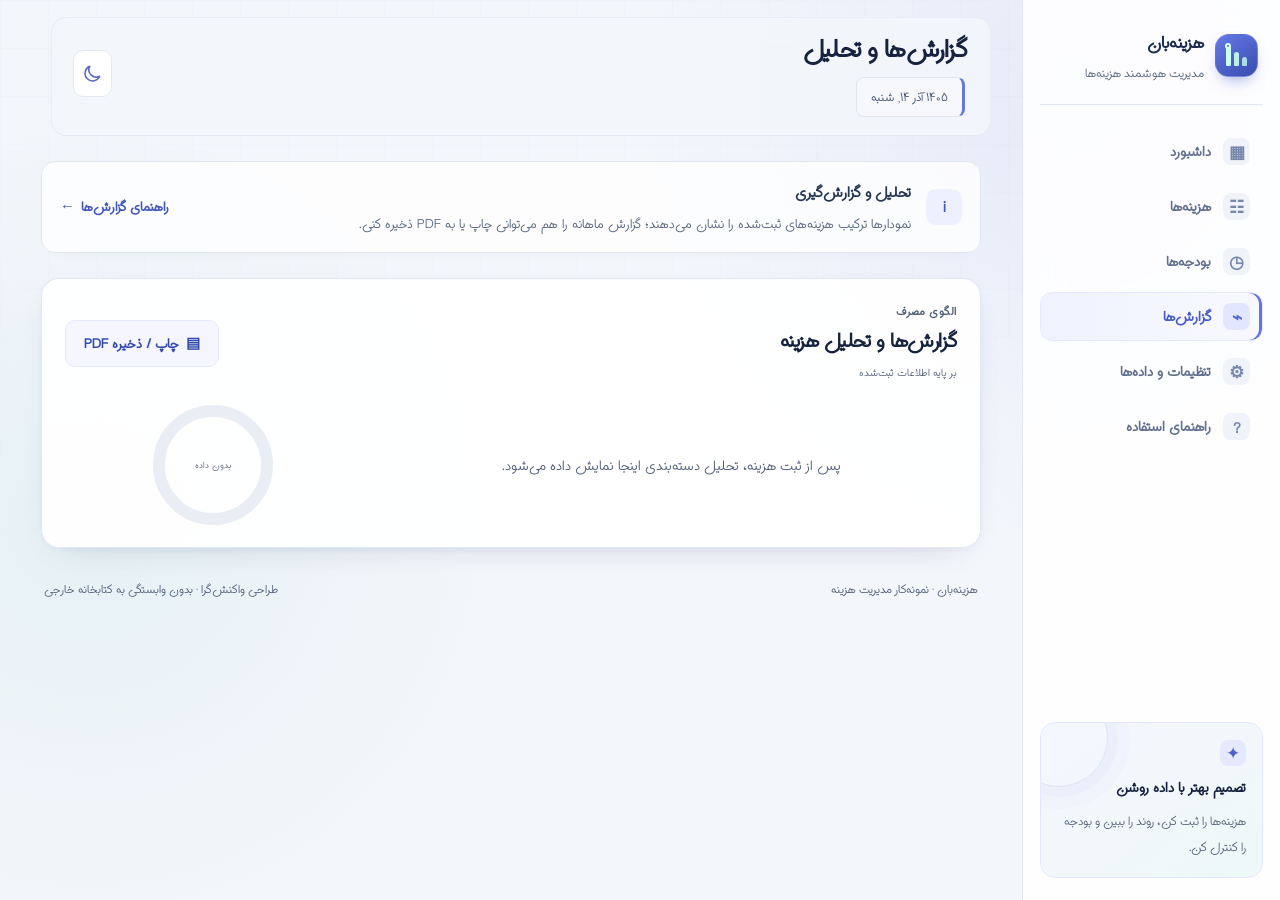
<file: reports.html>
<!DOCTYPE html>
<html lang="fa" dir="rtl">
<head>
  <meta charset="UTF-8" />
  <meta name="viewport" content="width=device-width, initial-scale=1.0" />
  <meta name="theme-color" content="#101a33" id="themeColorMeta" />
  <meta name="description" content="هزینه‌بان؛ نمونه‌کار تعاملی مدیریت هزینه با ثبت و ویرایش رکوردها، بودجه ماهانه، نمودارهای تحلیلی و گزارش مالی." />
  <meta name="robots" content="noindex, nofollow, noarchive" />
  <meta property="og:type" content="website" />
  <meta property="og:locale" content="fa_IR" />
  <meta property="og:title" content="هزینه‌بان | داشبورد مدیریت هزینه‌ها" />
  <meta property="og:description" content="نمونه‌کار فرانت‌اند برای ثبت و تحلیل هزینه‌ها، کنترل بودجه، گزارش‌گیری و پشتیبان‌گیری محلی." />
  <meta property="og:image" content="assets/images/og-image.jpg" />
  <meta property="og:image:alt" content="پیش‌نمایش داشبورد هزینه‌بان" />
  <meta name="twitter:card" content="summary_large_image" />
  <meta name="twitter:title" content="هزینه‌بان | داشبورد مدیریت هزینه‌ها" />
  <meta name="twitter:description" content="نمونه‌کار تعاملی مدیریت و تحلیل هزینه‌ها." />
  <meta name="twitter:image" content="assets/images/og-image.jpg" />
  <meta http-equiv="Content-Security-Policy" content="default-src 'self'; base-uri 'self'; form-action 'self'; object-src 'none'; img-src 'self' data:; font-src 'self' data:; script-src 'self'; style-src 'self' 'unsafe-inline'; connect-src 'self'" />
  <title>هزینه‌بان | گزارش‌ها</title>
  <link rel="icon" href="assets/images/favicon.svg" type="image/svg+xml" />
  <link rel="preload" href="assets/fonts/Estedad.woff" as="font" type="font/woff" crossorigin />
  <link rel="stylesheet" href="css/style.css?v=2.8.0" />
</head>
<body data-page="reports">
  <a class="skip-link" href="#mainContent">پرش به محتوای اصلی</a>
  <div class="app" id="app">
    <aside class="sidebar" id="sidebar" aria-label="منوی اصلی">
      <a class="sidebar__brand" href="index.html" aria-label="هزینه‌بان، صفحه اصلی">
        <span class="brand__mark" aria-hidden="true"><i></i><i></i><i></i><b></b></span>
        <span class="brand__copy">
          <strong>هزینه‌بان</strong>
          <small>مدیریت هوشمند هزینه‌ها</small>
        </span>
      </a>

      <nav class="sidebar__nav" aria-label="بخش‌های برنامه">
        <a href="index.html" class="nav__link" data-nav data-page-link="dashboard"><span class="nav__icon" aria-hidden="true">▦</span> داشبورد</a>
        <a href="expenses.html" class="nav__link" data-nav data-page-link="expenses"><span class="nav__icon" aria-hidden="true">☷</span> هزینه‌ها</a>
        <a href="budget.html" class="nav__link" data-nav data-page-link="budget"><span class="nav__icon" aria-hidden="true">◷</span> بودجه‌ها</a>
        <a href="reports.html" class="nav__link" data-nav data-page-link="reports"><span class="nav__icon" aria-hidden="true">⌁</span> گزارش‌ها</a>
        <a href="settings.html" class="nav__link" data-nav data-page-link="settings"><span class="nav__icon" aria-hidden="true">⚙</span> تنظیمات و داده‌ها</a>
<a href="help.html" class="nav__link" data-nav data-page-link="help"><span class="nav__icon" aria-hidden="true">?</span> راهنمای استفاده</a>
      </nav>

      <div class="sidebar__tip">
        <span class="sidebar__tip-icon" aria-hidden="true">✦</span>
        <strong>تصمیم بهتر با داده روشن</strong>
        <p>هزینه‌ها را ثبت کن، روند را ببین و بودجه را کنترل کن.</p>
      </div>
    </aside>

    <div class="overlay" id="overlay" hidden></div>

    <main class="main" id="mainContent">
      <header class="topbar">
        <button class="btn btn--icon menu-btn" id="menuBtn" type="button" aria-label="باز کردن منو" aria-expanded="false" aria-controls="sidebar">
          <svg viewBox="0 0 24 24" aria-hidden="true"><path d="M4 6h16M4 12h16M4 18h16" /></svg>
        </button>
        <div class="topbar__title">
          <h1 id="pageHeading">نمای کلی</h1>
          <p class="muted" id="todayLabel"></p>
        </div>
        <div class="topbar__actions">
          <button class="btn btn--icon theme-toggle" id="themeToggle" type="button" aria-label="فعال‌کردن حالت تاریک" aria-pressed="false" title="تغییر پوسته">
            <svg class="theme-icon theme-icon--moon" viewBox="0 0 24 24" aria-hidden="true"><path d="M20.2 15.2A8.5 8.5 0 0 1 8.8 3.8 8.7 8.7 0 1 0 20.2 15.2Z" /></svg>
            <svg class="theme-icon theme-icon--sun" viewBox="0 0 24 24" aria-hidden="true"><circle cx="12" cy="12" r="4"/><path d="M12 2v2m0 16v2M4.93 4.93l1.42 1.42m11.3 11.3 1.42 1.42M2 12h2m16 0h2M4.93 19.07l1.42-1.42m11.3-11.3 1.42-1.42" /></svg>
          </button>
          <button class="btn btn--primary" id="openFormBtn" type="button"><span aria-hidden="true">＋</span> هزینه جدید</button>
        </div>
      </header>

      <div class="page-intro" data-page-view="reports"><span class="page-intro__icon" aria-hidden="true">i</span><p><strong>تحلیل و گزارش‌گیری</strong><span>نمودارها ترکیب هزینه‌های ثبت‌شده را نشان می‌دهند؛ گزارش ماهانه را هم می‌توانی چاپ یا به PDF ذخیره کنی.</span></p><a href="help.html#guide-reports">راهنمای گزارش‌ها <span aria-hidden="true">←</span></a></div>

      <section class="hero-panel" data-page-view="dashboard" aria-label="نمای کلی مدیریت هزینه">
        <div class="hero-panel__content">
          <span class="hero-kicker"><span class="live-dot"></span> دید شفاف‌تر به جریان مالی</span>
          <h2>هزینه‌ها را ببین،<br /><em>هوشمندانه‌تر تصمیم بگیر.</em></h2>
          <p>ثبت، پیگیری و تحلیل هزینه‌ها در یک فضای ساده و منظم؛ همراه با کنترل بودجه و گزارش‌گیری.</p>
          <div class="hero-tags">
            <span>کنترل بودجه</span><span>تحلیل روند</span><span>گزارش‌گیری</span>
          </div>
        </div>
        <div class="hero-panel__visual" aria-hidden="true">
          <svg class="hero-chart" viewBox="0 0 620 270" preserveAspectRatio="xMidYMid meet">
            <defs>
              <linearGradient id="chartStroke" x1="0" y1="1" x2="1" y2="0">
                <stop offset="0" stop-color="#66d9c1" />
                <stop offset="1" stop-color="#b6a5ff" />
              </linearGradient>
              <linearGradient id="chartFill" x1="0" y1="0" x2="0" y2="1">
                <stop offset="0" stop-color="#7ce4d0" stop-opacity=".28" />
                <stop offset="1" stop-color="#7ce4d0" stop-opacity="0" />
              </linearGradient>
              <pattern id="chartGrid" width="54" height="42" patternUnits="userSpaceOnUse">
                <path d="M54 0H0V42" fill="none" stroke="#ffffff" stroke-opacity=".12" stroke-width="1" />
              </pattern>
            </defs>
            <rect x="0" y="0" width="620" height="270" fill="url(#chartGrid)" />
            <path d="M18 235 C85 218 92 205 145 211 S220 174 272 185 S342 142 390 151 S469 94 515 112 S570 58 610 32 L610 270 L18 270Z" fill="url(#chartFill)" />
            <path d="M18 235 C85 218 92 205 145 211 S220 174 272 185 S342 142 390 151 S469 94 515 112 S570 58 610 32" fill="none" stroke="url(#chartStroke)" stroke-width="4" stroke-linecap="round" />
            <g fill="#101a33" stroke="#8ce8d4" stroke-width="3">
              <circle cx="145" cy="211" r="6"/><circle cx="272" cy="185" r="6"/><circle cx="390" cy="151" r="6"/><circle cx="515" cy="112" r="6"/><circle cx="610" cy="32" r="7"/>
            </g>
            <g fill="#ffffff" fill-opacity=".55"><circle cx="145" cy="211" r="2"/><circle cx="272" cy="185" r="2"/><circle cx="390" cy="151" r="2"/><circle cx="515" cy="112" r="2"/></g>
          </svg>
          <div class="hero-floating hero-floating--top"><span class="hero-floating__dot"></span><span>روند قابل پیگیری</span></div>
          <div class="hero-floating hero-floating--bottom"><small>نگاه یکپارچه به هزینه‌ها</small><strong>از ثبت تا تحلیل</strong></div>
        </div>
        <div class="hero-orb hero-orb--one"></div><div class="hero-orb hero-orb--two"></div>
      </section>

      <section id="summary" class="metrics" data-page-view="dashboard" aria-label="خلاصه وضعیت">
        <article class="metric metric--total">
          <span class="metric__top"><span class="metric__label">جمع هزینه‌ها</span><span class="metric__icon" aria-hidden="true">↗</span></span>
          <strong class="metric__value" id="mTotal">۰</strong>
          <span class="metric__hint">مجموع مبالغ ثبت‌شده · ریال</span>
        </article>
        <article class="metric metric--count">
          <span class="metric__top"><span class="metric__label">تعداد رکوردها</span><span class="metric__icon" aria-hidden="true">▤</span></span>
          <strong class="metric__value" id="mCount">۰</strong>
          <span class="metric__hint">کل هزینه‌های ثبت‌شده</span>
        </article>
        <article class="metric metric--pending">
          <span class="metric__top"><span class="metric__label">در انتظار بررسی</span><span class="metric__icon" aria-hidden="true">◷</span></span>
          <strong class="metric__value" id="mPending">۰</strong>
          <span class="metric__hint">مبلغ نیازمند تصمیم‌گیری · ریال</span>
        </article>
        <article class="metric metric--approved">
          <span class="metric__top"><span class="metric__label">تأییدشده</span><span class="metric__icon" aria-hidden="true">✓</span></span>
          <strong class="metric__value" id="mApproved">۰</strong>
          <span class="metric__hint">مبلغ تأییدشده · ریال</span>
        </article>
      </section>

      <section class="dashboard-shortcuts" data-page-view="dashboard" aria-labelledby="shortcutsTitle">
        <div class="dashboard-shortcuts__head"><div><span class="section-kicker">دسترسی سریع</span><h2 id="shortcutsTitle">از کجا شروع کنیم؟</h2></div><span class="muted">هر بخش در صفحه مستقل خودش</span></div>
        <div class="shortcut-grid">
          <a class="shortcut-card" href="expenses.html"><span class="shortcut-card__icon">＋</span><span><strong>ثبت و مدیریت هزینه</strong><small>افزودن، ویرایش و پیگیری رکوردها</small></span><span class="shortcut-card__arrow" aria-hidden="true">←</span></a>
          <a class="shortcut-card" href="budget.html"><span class="shortcut-card__icon">◷</span><span><strong>برنامه‌ریزی بودجه</strong><small>تنظیم سقف و مشاهده هشدارها</small></span><span class="shortcut-card__arrow" aria-hidden="true">←</span></a>
          <a class="shortcut-card" href="reports.html"><span class="shortcut-card__icon">⌁</span><span><strong>گزارش و تحلیل</strong><small>نمودارها و خروجی PDF</small></span><span class="shortcut-card__arrow" aria-hidden="true">←</span></a>
          <a class="shortcut-card" href="settings.html"><span class="shortcut-card__icon">⚙</span><span><strong>مدیریت اطلاعات</strong><small>پشتیبان‌گیری و بازیابی داده‌ها</small></span><span class="shortcut-card__arrow" aria-hidden="true">←</span></a>
        </div>
      </section>

      <section id="budget" class="card budget-card" data-page-view="budget">
        <div class="card__head">
          <div><span class="section-kicker">برنامه‌ریزی مالی</span><h2>بودجه ماهانه</h2></div>
          <span class="muted" id="budgetMonthLabel">ماه جاری</span>
        </div>
        <div class="budget-layout">
          <div class="budget-summary">
            <div class="budget-summary__line"><span>مصرف‌شده از بودجه</span><strong id="budgetPercent">۰٪</strong></div>
            <div class="budget-track" id="budgetTrack" role="progressbar" aria-label="میزان مصرف بودجه" aria-valuemin="0" aria-valuemax="100" aria-valuenow="0"><span id="budgetProgress"></span></div>
            <div class="budget-figures"><div><small>هزینه‌های این ماه</small><strong id="budgetSpent">۰ ریال</strong></div><div><small>بودجه تعیین‌شده</small><strong id="budgetLimit">تعیین نشده</strong></div><div><small>مانده بودجه</small><strong id="budgetRemaining">—</strong></div></div>
            <p class="budget-alert" id="budgetAlert" role="status">برای شروع، بودجه ماهانه را تعیین کن.</p>
          </div>
          <form class="budget-form" id="budgetForm">
            <div class="field"><label for="budgetMonth">ماه بودجه (شمسی)</label><div class="date-control"><input id="budgetMonth" name="month" type="text" inputmode="numeric" autocomplete="off" placeholder="۱۴۰۵/۰۸" aria-describedby="budgetMonthHint budgetMonthError" required /><button class="calendar-trigger" type="button" data-calendar-target="budgetMonth" data-calendar-mode="month" aria-label="انتخاب ماه شمسی" aria-haspopup="dialog" aria-controls="jalaliDialog"><svg viewBox="0 0 24 24" aria-hidden="true"><rect x="3.5" y="5" width="17" height="16" rx="2"/><path d="M8 3v4m8-4v4M4 9h16"/></svg></button></div><small class="field__hint" id="budgetMonthHint">ماه را وارد کن یا از تقویم انتخاب کن.</small><small class="field__error" id="budgetMonthError" data-error-for="budgetMonth" aria-live="polite"></small></div>
            <div class="field"><label for="budgetAmount">سقف بودجه (ریال)</label><input id="budgetAmount" name="amount" type="text" inputmode="numeric" autocomplete="off" placeholder="مثلاً ۱۰۰٬۰۰۰٬۰۰۰" required /></div>
            <button class="btn btn--primary" type="submit">ذخیره بودجه</button>
          </form>
        </div>
        <p class="micro-note">هشدار در ۸۰٪ بودجه فعال می‌شود؛ هزینه‌های ردشده در محاسبه مصرف لحاظ نمی‌شوند.</p>
      </section>

      <section id="chart" class="card chart-card" data-page-view="reports">
        <div class="card__head"><div><span class="section-kicker">الگوی مصرف</span><h2>گزارش‌ها و تحلیل هزینه</h2><span class="muted">بر پایه اطلاعات ثبت‌شده</span></div><button class="btn btn--soft" id="reportBtn" type="button"><span aria-hidden="true">▤</span> چاپ / ذخیره PDF</button></div>
        <div class="charts-layout">
          <div class="chart" id="chartBars" role="img" aria-label="نمودار میله‌ای هزینه به تفکیک دسته"></div>
          <div class="chart-donut" id="chartDonut" aria-label="نمودار سهم دسته‌های هزینه"></div>
        </div>
      </section>

      <dialog class="expense-drawer" id="expenseDrawer" aria-labelledby="formTitle">
      <section id="form" class="card form-card">
        <div class="card__head"><div><span class="section-kicker">ثبت و پیگیری</span><h2 id="formTitle">ثبت هزینه جدید</h2></div><button class="btn btn--icon drawer-close" id="closeFormDrawerBtn" type="button" aria-label="بستن فرم">×</button></div>
        <form class="form" id="expenseForm" novalidate>
          <input id="editId" name="editId" type="hidden" />
          <div class="field"><label for="fTitle">شرح هزینه *</label><input id="fTitle" name="title" type="text" required maxlength="120" placeholder="مثال: خرید تجهیزات اداری" autocomplete="off" aria-describedby="fTitleError" /><small class="field__error" id="fTitleError" data-error-for="fTitle" aria-live="polite"></small></div>
          <div class="field"><label for="fAmount">مبلغ (ریال) *</label><input id="fAmount" name="amount" type="text" inputmode="numeric" autocomplete="off" required placeholder="۱٬۲۵۰٬۰۰۰" aria-describedby="fAmountError" /><small class="field__error" id="fAmountError" data-error-for="fAmount" aria-live="polite"></small></div>
          <div class="field"><label for="fCategory">دسته *</label><select id="fCategory" name="category" required aria-describedby="fCategoryError"><option value="">انتخاب کنید…</option><option value="travel">سفر و مأموریت</option><option value="office">اداری و دفتری</option><option value="it">فناوری اطلاعات</option><option value="marketing">بازاریابی</option><option value="salary">حقوق و دستمزد</option><option value="other">سایر</option></select><small class="field__error" id="fCategoryError" data-error-for="fCategory" aria-live="polite"></small></div>
          <div class="field"><label for="fDepartment">واحد سازمانی *</label><select id="fDepartment" name="department" required aria-describedby="fDepartmentError"><option value="">انتخاب کنید…</option><option value="sales">فروش</option><option value="it">فنی</option><option value="hr">منابع انسانی</option><option value="finance">مالی</option></select><small class="field__error" id="fDepartmentError" data-error-for="fDepartment" aria-live="polite"></small></div>
          <div class="field"><label for="fVendor">طرف حساب / تأمین‌کننده</label><input id="fVendor" name="vendor" type="text" maxlength="80" placeholder="مثال: شرکت تأمین‌کننده" /></div>
          <div class="field"><label for="fDate">تاریخ (شمسی) *</label><div class="date-control"><input id="fDate" name="date" type="text" inputmode="numeric" autocomplete="off" placeholder="۱۴۰۵/۰۸/۲۶" required aria-describedby="fDateHint fDateError" /><button class="calendar-trigger" type="button" data-calendar-target="fDate" data-calendar-mode="date" aria-label="انتخاب تاریخ شمسی" aria-haspopup="dialog" aria-controls="jalaliDialog"><svg viewBox="0 0 24 24" aria-hidden="true"><rect x="3.5" y="5" width="17" height="16" rx="2"/><path d="M8 3v4m8-4v4M4 9h16"/></svg></button></div><small class="field__hint" id="fDateHint">تاریخ را وارد کن یا از تقویم شمسی انتخاب کن.</small><small class="field__error" id="fDateError" data-error-for="fDate" aria-live="polite"></small></div>
          <div class="field field--full"><label for="fNote">توضیحات</label><textarea id="fNote" name="note" rows="2" maxlength="300" placeholder="جزئیات تکمیلی هزینه (اختیاری)"></textarea></div>
          <div class="form__actions field--full"><button class="btn btn--primary" id="saveExpenseBtn" type="submit">ثبت هزینه</button><button class="btn btn--ghost" type="reset">پاک کردن فرم</button><button class="btn btn--text" id="cancelEditBtn" type="button" hidden>انصراف از ویرایش</button></div>
        </form>
      </section>
      </dialog>

      <section id="list" class="card list-card" data-page-view="expenses">
        <div class="card__head"><div><span class="section-kicker">مدیریت رکوردها</span><h2>فهرست هزینه‌ها</h2></div><span class="muted" id="resultCount"></span></div>
        <div class="toolbar">
          <div class="field field--inline"><label for="q">جستجو</label><input id="q" type="search" placeholder="شرح، تأمین‌کننده یا توضیحات…" /></div>
          <div class="field field--inline"><label for="fltCategory">دسته</label><select id="fltCategory"><option value="">همه دسته‌ها</option><option value="travel">سفر و مأموریت</option><option value="office">اداری و دفتری</option><option value="it">فناوری اطلاعات</option><option value="marketing">بازاریابی</option><option value="salary">حقوق و دستمزد</option><option value="other">سایر</option></select></div>
          <div class="field field--inline"><label for="fltStatus">وضعیت</label><select id="fltStatus"><option value="">همه وضعیت‌ها</option><option value="pending">در انتظار</option><option value="approved">تأییدشده</option><option value="rejected">ردشده</option></select></div>
          <div class="field field--inline"><label for="fltFrom">از تاریخ (شمسی)</label><div class="date-control"><input id="fltFrom" type="text" inputmode="numeric" placeholder="۱۴۰۵/۰۸/۰۱" autocomplete="off" /><button class="calendar-trigger" type="button" data-calendar-target="fltFrom" data-calendar-mode="date" aria-label="انتخاب تاریخ شروع" aria-haspopup="dialog" aria-controls="jalaliDialog"><svg viewBox="0 0 24 24" aria-hidden="true"><rect x="3.5" y="5" width="17" height="16" rx="2"/><path d="M8 3v4m8-4v4M4 9h16"/></svg></button></div></div>
          <div class="field field--inline"><label for="fltTo">تا تاریخ (شمسی)</label><div class="date-control"><input id="fltTo" type="text" inputmode="numeric" placeholder="۱۴۰۵/۰۸/۳۰" autocomplete="off" /><button class="calendar-trigger" type="button" data-calendar-target="fltTo" data-calendar-mode="date" aria-label="انتخاب تاریخ پایان" aria-haspopup="dialog" aria-controls="jalaliDialog"><svg viewBox="0 0 24 24" aria-hidden="true"><rect x="3.5" y="5" width="17" height="16" rx="2"/><path d="M8 3v4m8-4v4M4 9h16"/></svg></button></div></div>
          <button class="btn btn--ghost btn--filter-reset" id="resetFilters" type="button">حذف فیلترها</button>
        </div>
        <div class="table-wrap">
          <table class="table"><thead><tr>
            <th scope="col" aria-sort="descending"><button class="sort-button" type="button" data-sort="date" aria-label="مرتب‌سازی بر اساس تاریخ">تاریخ <span aria-hidden="true">↕</span></button></th>
            <th scope="col"><button class="sort-button" type="button" data-sort="title" aria-label="مرتب‌سازی بر اساس شرح">شرح <span aria-hidden="true">↕</span></button></th>
            <th scope="col">دسته</th><th scope="col">واحد</th>
            <th scope="col" class="num"><button class="sort-button" type="button" data-sort="amount" aria-label="مرتب‌سازی بر اساس مبلغ">مبلغ (ریال) <span aria-hidden="true">↕</span></button></th>
            <th scope="col">وضعیت</th><th scope="col">عملیات</th>
          </tr></thead><tbody id="tableBody"></tbody></table>
          <p class="empty" id="emptyState" hidden>هنوز هزینه‌ای ثبت نشده است. از دکمه «هزینه جدید» شروع کن.</p>
        </div>
        <div class="pagination" id="pagination" aria-label="صفحه‌بندی فهرست هزینه‌ها">
          <label class="page-size" for="pageSize">تعداد در صفحه <select id="pageSize"><option value="5">۵</option><option value="10" selected>۱۰</option><option value="20">۲۰</option></select></label>
          <div class="pagination__controls"><button class="btn btn--ghost btn--sm" id="prevPage" type="button" disabled>صفحه قبل</button><span id="pageInfo" aria-live="polite">صفحهٔ ۱ از ۱</span><button class="btn btn--ghost btn--sm" id="nextPage" type="button" disabled>صفحه بعد</button></div>
        </div>
      </section>

      <section class="card tools-card" data-page-view="settings" aria-labelledby="toolsTitle">
        <div class="card__head"><div><span class="section-kicker">امنیت و نگهداری داده</span><h2 id="toolsTitle">تنظیمات و مدیریت اطلاعات</h2></div><span class="muted">اطلاعات روی همین مرورگر ذخیره می‌شوند</span></div>
        <a class="help-entry" href="help.html"><span class="help-entry__icon" aria-hidden="true">?</span><span><strong>راهنمای کامل استفاده</strong><small>آموزش مرحله‌به‌مرحله ثبت هزینه، مدیریت بودجه، گزارش‌گیری و نگهداری اطلاعات</small></span><span class="help-entry__arrow" aria-hidden="true">←</span></a>
        <div class="tools-grid">
          <article class="tool-item"><span class="tool-item__icon" aria-hidden="true">↓</span><div><h3>پشتیبان‌گیری از اطلاعات</h3><p>دریافت نسخه JSON شامل هزینه‌ها و بودجه‌ها برای نگهداری یا انتقال.</p></div><button class="btn btn--soft" id="backupBtn" type="button">دریافت پشتیبان</button></article>
          <article class="tool-item"><span class="tool-item__icon" aria-hidden="true">↑</span><div><h3>بازیابی اطلاعات</h3><p>بازگردانی اطلاعات از فایل پشتیبان JSON. داده‌های فعلی جایگزین می‌شوند.</p></div><label class="btn btn--soft file-button" for="restoreInput">انتخاب فایل پشتیبان</label><input class="visually-hidden" id="restoreInput" type="file" accept="application/json,.json" /></article>
          <article class="tool-item"><span class="tool-item__icon" aria-hidden="true">▥</span><div><h3>داده‌های نمایشی</h3><p>بارگذاری رکوردهای نمونه برای نمایش نمودارها و امکانات به کارفرما.</p></div><button class="btn btn--soft" id="demoDataBtn" type="button">بارگذاری داده نمونه</button></article>
          <article class="tool-item"><span class="tool-item__icon" aria-hidden="true">⇩</span><div><h3>خروجی Excel (CSV)</h3><p>دریافت فهرست هزینه‌ها و فیلترهای اعمال‌شده برای بررسی در صفحه‌گسترده.</p></div><button class="btn btn--soft" id="exportCsvBtn" type="button">دریافت خروجی CSV</button></article>
        </div>
        <p class="micro-note">نکته: این نسخه فرانت‌اند است؛ برای داده‌های حساس سازمانی، دسترسی چندکاربره و همگام‌سازی، اتصال به بک‌اند و احراز هویت لازم است.</p>
      </section>

      <footer class="app-footer"><span>هزینه‌بان · نمونه‌کار مدیریت هزینه</span><span>طراحی واکنش‌گرا · بدون وابستگی به کتابخانه خارجی</span></footer>
    </main>
    <nav class="mobile-nav" aria-label="ناوبری اصلی موبایل">
      <a href="index.html" data-page-link="dashboard"><svg viewBox="0 0 24 24" aria-hidden="true"><rect x="3" y="3" width="8" height="8" rx="2"/><rect x="13" y="3" width="8" height="5" rx="2"/><rect x="13" y="10" width="8" height="11" rx="2"/><rect x="3" y="13" width="8" height="8" rx="2"/></svg><span>خانه</span></a>
      <a href="expenses.html" data-page-link="expenses"><svg viewBox="0 0 24 24" aria-hidden="true"><path d="M7 3h10l3 3v15H4V3h3Zm0 0v4h10V3M8 12h8m-8 4h8"/></svg><span>هزینه‌ها</span></a>
      <a href="budget.html" data-page-link="budget"><svg viewBox="0 0 24 24" aria-hidden="true"><circle cx="12" cy="12" r="9"/><path d="M12 7v5l3 2"/></svg><span>بودجه</span></a>
      <a href="reports.html" data-page-link="reports"><svg viewBox="0 0 24 24" aria-hidden="true"><path d="M4 19V5m0 14h17M8 15l4-4 3 2 5-7"/></svg><span>گزارش‌ها</span></a>
      <a href="settings.html" data-page-link="settings"><svg viewBox="0 0 24 24" aria-hidden="true"><path d="M12 8a4 4 0 1 0 0 8 4 4 0 0 0 0-8Z"/><path d="m19.4 15 .1.1 1.4 1.1-1.4 2.4-1.7-.7a8 8 0 0 1-1.6.9l-.3 1.8h-2.8l-.3-1.8a8 8 0 0 1-1.6-.9l-1.7.7-1.4-2.4 1.4-1.1a8 8 0 0 1 0-1.9l-1.4-1.1 1.4-2.4 1.7.7a8 8 0 0 1 1.6-.9l.3-1.8h2.8l.3 1.8a8 8 0 0 1 1.6.9l1.7-.7 1.4 2.4-1.4 1.1a8 8 0 0 1 0 1.9Z"/></svg><span>بیشتر</span></a>
    </nav>
  </div>

  <dialog class="jalali-dialog" id="jalaliDialog" aria-labelledby="jalaliTitle">
    <div class="jalali-dialog__body">
      <header class="jalali-dialog__head">
        <button class="btn btn--icon" id="jalaliPrev" type="button" aria-label="دوره قبلی"><svg viewBox="0 0 24 24" aria-hidden="true"><path d="m14 5-7 7 7 7"/></svg></button>
        <h2 id="jalaliTitle">انتخاب تاریخ</h2>
        <button class="btn btn--icon" id="jalaliNext" type="button" aria-label="دوره بعدی"><svg viewBox="0 0 24 24" aria-hidden="true"><path d="m10 5 7 7-7 7"/></svg></button>
      </header>
      <div class="jalali-month-grid" id="jalaliMonthGrid" hidden></div>
      <div class="jalali-date-view" id="jalaliDateView">
        <div class="jalali-weekdays" aria-hidden="true"><span>ش</span><span>ی</span><span>د</span><span>س</span><span>چ</span><span>پ</span><span>ج</span></div>
        <div class="jalali-days" id="jalaliDays"></div>
      </div>
      <footer class="jalali-dialog__footer">
        <button class="btn btn--text" id="jalaliToday" type="button">امروز</button>
        <button class="btn btn--ghost" id="jalaliClose" type="button">بستن</button>
      </footer>
    </div>
  </dialog>
  <dialog class="confirm-dialog" id="confirmDialog" aria-labelledby="confirmTitle" aria-describedby="confirmMessage">
    <form method="dialog" class="confirm-dialog__body">
      <span class="confirm-dialog__mark" aria-hidden="true">!</span>
      <h2 id="confirmTitle">تأیید عملیات</h2>
      <p id="confirmMessage"></p>
      <div class="confirm-dialog__actions"><button class="btn btn--ghost" value="cancel">انصراف</button><button class="btn btn--primary" id="confirmAccept" value="confirm">تأیید و ادامه</button></div>
    </form>
  </dialog>
  <div class="toast" id="toast" role="status" aria-live="polite" aria-atomic="true" hidden></div>
  <script src="js/store.js" defer></script>
  <script src="js/ui.js" defer></script>
  <script src="js/app.js" defer></script>
</body>
</html>
</file>
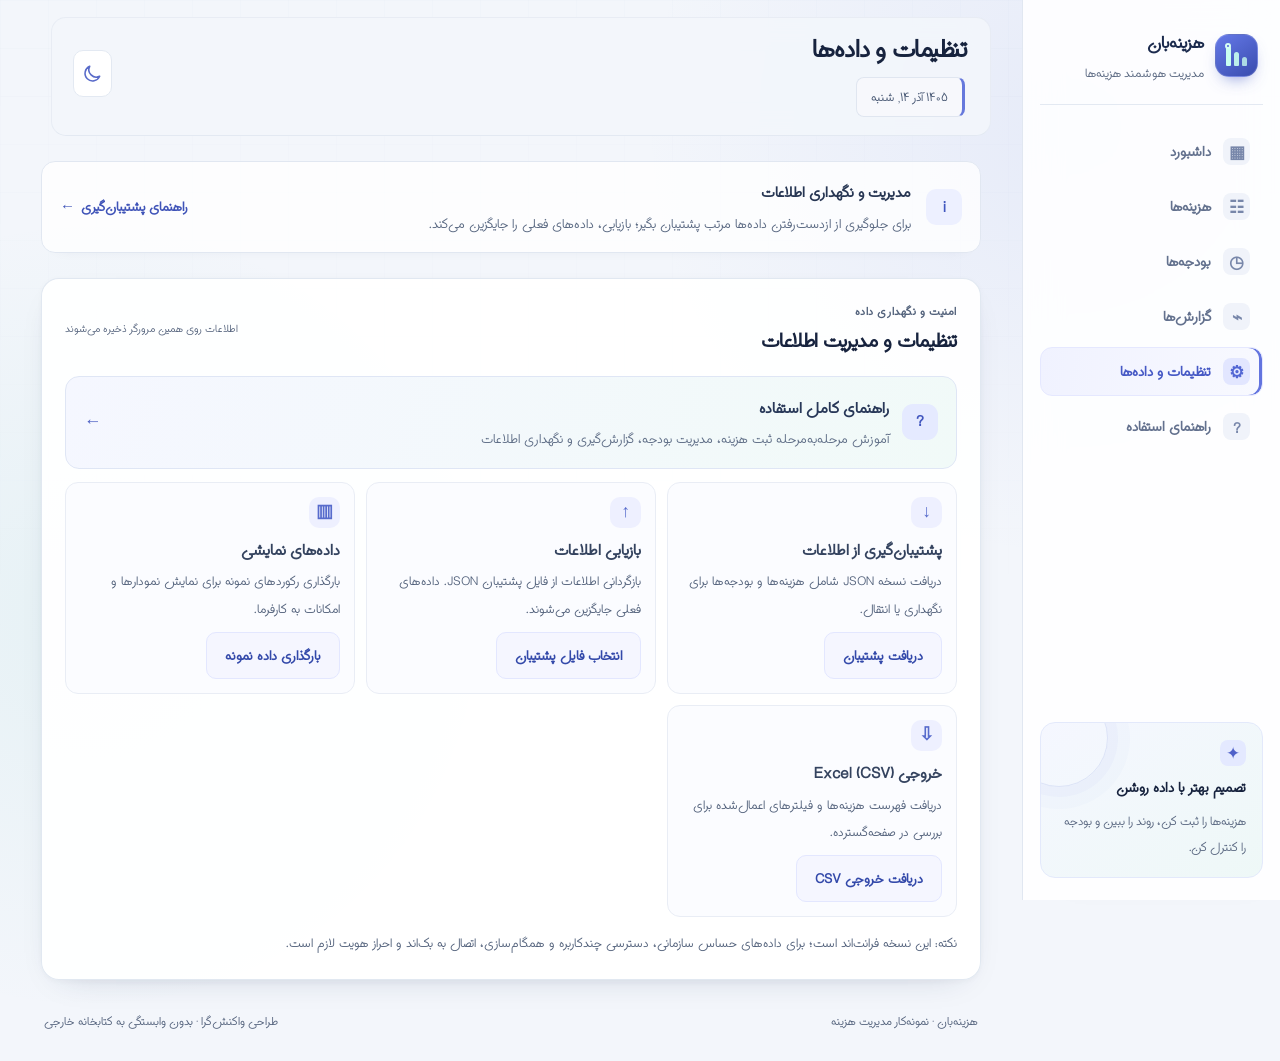
<file: settings.html>
<!DOCTYPE html>
<html lang="fa" dir="rtl">
<head>
  <meta charset="UTF-8" />
  <meta name="viewport" content="width=device-width, initial-scale=1.0" />
  <meta name="theme-color" content="#101a33" id="themeColorMeta" />
  <meta name="description" content="هزینه‌بان؛ نمونه‌کار تعاملی مدیریت هزینه با ثبت و ویرایش رکوردها، بودجه ماهانه، نمودارهای تحلیلی و گزارش مالی." />
  <meta name="robots" content="noindex, nofollow, noarchive" />
  <meta property="og:type" content="website" />
  <meta property="og:locale" content="fa_IR" />
  <meta property="og:title" content="هزینه‌بان | داشبورد مدیریت هزینه‌ها" />
  <meta property="og:description" content="نمونه‌کار فرانت‌اند برای ثبت و تحلیل هزینه‌ها، کنترل بودجه، گزارش‌گیری و پشتیبان‌گیری محلی." />
  <meta property="og:image" content="assets/images/og-image.jpg" />
  <meta property="og:image:alt" content="پیش‌نمایش داشبورد هزینه‌بان" />
  <meta name="twitter:card" content="summary_large_image" />
  <meta name="twitter:title" content="هزینه‌بان | داشبورد مدیریت هزینه‌ها" />
  <meta name="twitter:description" content="نمونه‌کار تعاملی مدیریت و تحلیل هزینه‌ها." />
  <meta name="twitter:image" content="assets/images/og-image.jpg" />
  <meta http-equiv="Content-Security-Policy" content="default-src 'self'; base-uri 'self'; form-action 'self'; object-src 'none'; img-src 'self' data:; font-src 'self' data:; script-src 'self'; style-src 'self' 'unsafe-inline'; connect-src 'self'" />
  <title>هزینه‌بان | تنظیمات و داده‌ها</title>
  <link rel="icon" href="assets/images/favicon.svg" type="image/svg+xml" />
  <link rel="preload" href="assets/fonts/Estedad.woff" as="font" type="font/woff" crossorigin />
  <link rel="stylesheet" href="css/style.css?v=2.8.0" />
</head>
<body data-page="settings">
  <a class="skip-link" href="#mainContent">پرش به محتوای اصلی</a>
  <div class="app" id="app">
    <aside class="sidebar" id="sidebar" aria-label="منوی اصلی">
      <a class="sidebar__brand" href="index.html" aria-label="هزینه‌بان، صفحه اصلی">
        <span class="brand__mark" aria-hidden="true"><i></i><i></i><i></i><b></b></span>
        <span class="brand__copy">
          <strong>هزینه‌بان</strong>
          <small>مدیریت هوشمند هزینه‌ها</small>
        </span>
      </a>

      <nav class="sidebar__nav" aria-label="بخش‌های برنامه">
        <a href="index.html" class="nav__link" data-nav data-page-link="dashboard"><span class="nav__icon" aria-hidden="true">▦</span> داشبورد</a>
        <a href="expenses.html" class="nav__link" data-nav data-page-link="expenses"><span class="nav__icon" aria-hidden="true">☷</span> هزینه‌ها</a>
        <a href="budget.html" class="nav__link" data-nav data-page-link="budget"><span class="nav__icon" aria-hidden="true">◷</span> بودجه‌ها</a>
        <a href="reports.html" class="nav__link" data-nav data-page-link="reports"><span class="nav__icon" aria-hidden="true">⌁</span> گزارش‌ها</a>
        <a href="settings.html" class="nav__link" data-nav data-page-link="settings"><span class="nav__icon" aria-hidden="true">⚙</span> تنظیمات و داده‌ها</a>
<a href="help.html" class="nav__link" data-nav data-page-link="help"><span class="nav__icon" aria-hidden="true">?</span> راهنمای استفاده</a>
      </nav>

      <div class="sidebar__tip">
        <span class="sidebar__tip-icon" aria-hidden="true">✦</span>
        <strong>تصمیم بهتر با داده روشن</strong>
        <p>هزینه‌ها را ثبت کن، روند را ببین و بودجه را کنترل کن.</p>
      </div>
    </aside>

    <div class="overlay" id="overlay" hidden></div>

    <main class="main" id="mainContent">
      <header class="topbar">
        <button class="btn btn--icon menu-btn" id="menuBtn" type="button" aria-label="باز کردن منو" aria-expanded="false" aria-controls="sidebar">
          <svg viewBox="0 0 24 24" aria-hidden="true"><path d="M4 6h16M4 12h16M4 18h16" /></svg>
        </button>
        <div class="topbar__title">
          <h1 id="pageHeading">نمای کلی</h1>
          <p class="muted" id="todayLabel"></p>
        </div>
        <div class="topbar__actions">
          <button class="btn btn--icon theme-toggle" id="themeToggle" type="button" aria-label="فعال‌کردن حالت تاریک" aria-pressed="false" title="تغییر پوسته">
            <svg class="theme-icon theme-icon--moon" viewBox="0 0 24 24" aria-hidden="true"><path d="M20.2 15.2A8.5 8.5 0 0 1 8.8 3.8 8.7 8.7 0 1 0 20.2 15.2Z" /></svg>
            <svg class="theme-icon theme-icon--sun" viewBox="0 0 24 24" aria-hidden="true"><circle cx="12" cy="12" r="4"/><path d="M12 2v2m0 16v2M4.93 4.93l1.42 1.42m11.3 11.3 1.42 1.42M2 12h2m16 0h2M4.93 19.07l1.42-1.42m11.3-11.3 1.42-1.42" /></svg>
          </button>
          <button class="btn btn--primary" id="openFormBtn" type="button"><span aria-hidden="true">＋</span> هزینه جدید</button>
        </div>
      </header>

      <div class="page-intro" data-page-view="settings"><span class="page-intro__icon" aria-hidden="true">i</span><p><strong>مدیریت و نگهداری اطلاعات</strong><span>برای جلوگیری از ازدست‌رفتن داده‌ها مرتب پشتیبان بگیر؛ بازیابی، داده‌های فعلی را جایگزین می‌کند.</span></p><a href="help.html#guide-backup">راهنمای پشتیبان‌گیری <span aria-hidden="true">←</span></a></div>

      <section class="hero-panel" data-page-view="dashboard" aria-label="نمای کلی مدیریت هزینه">
        <div class="hero-panel__content">
          <span class="hero-kicker"><span class="live-dot"></span> دید شفاف‌تر به جریان مالی</span>
          <h2>هزینه‌ها را ببین،<br /><em>هوشمندانه‌تر تصمیم بگیر.</em></h2>
          <p>ثبت، پیگیری و تحلیل هزینه‌ها در یک فضای ساده و منظم؛ همراه با کنترل بودجه و گزارش‌گیری.</p>
          <div class="hero-tags">
            <span>کنترل بودجه</span><span>تحلیل روند</span><span>گزارش‌گیری</span>
          </div>
        </div>
        <div class="hero-panel__visual" aria-hidden="true">
          <svg class="hero-chart" viewBox="0 0 620 270" preserveAspectRatio="xMidYMid meet">
            <defs>
              <linearGradient id="chartStroke" x1="0" y1="1" x2="1" y2="0">
                <stop offset="0" stop-color="#66d9c1" />
                <stop offset="1" stop-color="#b6a5ff" />
              </linearGradient>
              <linearGradient id="chartFill" x1="0" y1="0" x2="0" y2="1">
                <stop offset="0" stop-color="#7ce4d0" stop-opacity=".28" />
                <stop offset="1" stop-color="#7ce4d0" stop-opacity="0" />
              </linearGradient>
              <pattern id="chartGrid" width="54" height="42" patternUnits="userSpaceOnUse">
                <path d="M54 0H0V42" fill="none" stroke="#ffffff" stroke-opacity=".12" stroke-width="1" />
              </pattern>
            </defs>
            <rect x="0" y="0" width="620" height="270" fill="url(#chartGrid)" />
            <path d="M18 235 C85 218 92 205 145 211 S220 174 272 185 S342 142 390 151 S469 94 515 112 S570 58 610 32 L610 270 L18 270Z" fill="url(#chartFill)" />
            <path d="M18 235 C85 218 92 205 145 211 S220 174 272 185 S342 142 390 151 S469 94 515 112 S570 58 610 32" fill="none" stroke="url(#chartStroke)" stroke-width="4" stroke-linecap="round" />
            <g fill="#101a33" stroke="#8ce8d4" stroke-width="3">
              <circle cx="145" cy="211" r="6"/><circle cx="272" cy="185" r="6"/><circle cx="390" cy="151" r="6"/><circle cx="515" cy="112" r="6"/><circle cx="610" cy="32" r="7"/>
            </g>
            <g fill="#ffffff" fill-opacity=".55"><circle cx="145" cy="211" r="2"/><circle cx="272" cy="185" r="2"/><circle cx="390" cy="151" r="2"/><circle cx="515" cy="112" r="2"/></g>
          </svg>
          <div class="hero-floating hero-floating--top"><span class="hero-floating__dot"></span><span>روند قابل پیگیری</span></div>
          <div class="hero-floating hero-floating--bottom"><small>نگاه یکپارچه به هزینه‌ها</small><strong>از ثبت تا تحلیل</strong></div>
        </div>
        <div class="hero-orb hero-orb--one"></div><div class="hero-orb hero-orb--two"></div>
      </section>

      <section id="summary" class="metrics" data-page-view="dashboard" aria-label="خلاصه وضعیت">
        <article class="metric metric--total">
          <span class="metric__top"><span class="metric__label">جمع هزینه‌ها</span><span class="metric__icon" aria-hidden="true">↗</span></span>
          <strong class="metric__value" id="mTotal">۰</strong>
          <span class="metric__hint">مجموع مبالغ ثبت‌شده · ریال</span>
        </article>
        <article class="metric metric--count">
          <span class="metric__top"><span class="metric__label">تعداد رکوردها</span><span class="metric__icon" aria-hidden="true">▤</span></span>
          <strong class="metric__value" id="mCount">۰</strong>
          <span class="metric__hint">کل هزینه‌های ثبت‌شده</span>
        </article>
        <article class="metric metric--pending">
          <span class="metric__top"><span class="metric__label">در انتظار بررسی</span><span class="metric__icon" aria-hidden="true">◷</span></span>
          <strong class="metric__value" id="mPending">۰</strong>
          <span class="metric__hint">مبلغ نیازمند تصمیم‌گیری · ریال</span>
        </article>
        <article class="metric metric--approved">
          <span class="metric__top"><span class="metric__label">تأییدشده</span><span class="metric__icon" aria-hidden="true">✓</span></span>
          <strong class="metric__value" id="mApproved">۰</strong>
          <span class="metric__hint">مبلغ تأییدشده · ریال</span>
        </article>
      </section>

      <section class="dashboard-shortcuts" data-page-view="dashboard" aria-labelledby="shortcutsTitle">
        <div class="dashboard-shortcuts__head"><div><span class="section-kicker">دسترسی سریع</span><h2 id="shortcutsTitle">از کجا شروع کنیم؟</h2></div><span class="muted">هر بخش در صفحه مستقل خودش</span></div>
        <div class="shortcut-grid">
          <a class="shortcut-card" href="expenses.html"><span class="shortcut-card__icon">＋</span><span><strong>ثبت و مدیریت هزینه</strong><small>افزودن، ویرایش و پیگیری رکوردها</small></span><span class="shortcut-card__arrow" aria-hidden="true">←</span></a>
          <a class="shortcut-card" href="budget.html"><span class="shortcut-card__icon">◷</span><span><strong>برنامه‌ریزی بودجه</strong><small>تنظیم سقف و مشاهده هشدارها</small></span><span class="shortcut-card__arrow" aria-hidden="true">←</span></a>
          <a class="shortcut-card" href="reports.html"><span class="shortcut-card__icon">⌁</span><span><strong>گزارش و تحلیل</strong><small>نمودارها و خروجی PDF</small></span><span class="shortcut-card__arrow" aria-hidden="true">←</span></a>
          <a class="shortcut-card" href="settings.html"><span class="shortcut-card__icon">⚙</span><span><strong>مدیریت اطلاعات</strong><small>پشتیبان‌گیری و بازیابی داده‌ها</small></span><span class="shortcut-card__arrow" aria-hidden="true">←</span></a>
        </div>
      </section>

      <section id="budget" class="card budget-card" data-page-view="budget">
        <div class="card__head">
          <div><span class="section-kicker">برنامه‌ریزی مالی</span><h2>بودجه ماهانه</h2></div>
          <span class="muted" id="budgetMonthLabel">ماه جاری</span>
        </div>
        <div class="budget-layout">
          <div class="budget-summary">
            <div class="budget-summary__line"><span>مصرف‌شده از بودجه</span><strong id="budgetPercent">۰٪</strong></div>
            <div class="budget-track" id="budgetTrack" role="progressbar" aria-label="میزان مصرف بودجه" aria-valuemin="0" aria-valuemax="100" aria-valuenow="0"><span id="budgetProgress"></span></div>
            <div class="budget-figures"><div><small>هزینه‌های این ماه</small><strong id="budgetSpent">۰ ریال</strong></div><div><small>بودجه تعیین‌شده</small><strong id="budgetLimit">تعیین نشده</strong></div><div><small>مانده بودجه</small><strong id="budgetRemaining">—</strong></div></div>
            <p class="budget-alert" id="budgetAlert" role="status">برای شروع، بودجه ماهانه را تعیین کن.</p>
          </div>
          <form class="budget-form" id="budgetForm">
            <div class="field"><label for="budgetMonth">ماه بودجه (شمسی)</label><div class="date-control"><input id="budgetMonth" name="month" type="text" inputmode="numeric" autocomplete="off" placeholder="۱۴۰۵/۰۸" aria-describedby="budgetMonthHint budgetMonthError" required /><button class="calendar-trigger" type="button" data-calendar-target="budgetMonth" data-calendar-mode="month" aria-label="انتخاب ماه شمسی" aria-haspopup="dialog" aria-controls="jalaliDialog"><svg viewBox="0 0 24 24" aria-hidden="true"><rect x="3.5" y="5" width="17" height="16" rx="2"/><path d="M8 3v4m8-4v4M4 9h16"/></svg></button></div><small class="field__hint" id="budgetMonthHint">ماه را وارد کن یا از تقویم انتخاب کن.</small><small class="field__error" id="budgetMonthError" data-error-for="budgetMonth" aria-live="polite"></small></div>
            <div class="field"><label for="budgetAmount">سقف بودجه (ریال)</label><input id="budgetAmount" name="amount" type="text" inputmode="numeric" autocomplete="off" placeholder="مثلاً ۱۰۰٬۰۰۰٬۰۰۰" required /></div>
            <button class="btn btn--primary" type="submit">ذخیره بودجه</button>
          </form>
        </div>
        <p class="micro-note">هشدار در ۸۰٪ بودجه فعال می‌شود؛ هزینه‌های ردشده در محاسبه مصرف لحاظ نمی‌شوند.</p>
      </section>

      <section id="chart" class="card chart-card" data-page-view="reports">
        <div class="card__head"><div><span class="section-kicker">الگوی مصرف</span><h2>گزارش‌ها و تحلیل هزینه</h2><span class="muted">بر پایه اطلاعات ثبت‌شده</span></div><button class="btn btn--soft" id="reportBtn" type="button"><span aria-hidden="true">▤</span> چاپ / ذخیره PDF</button></div>
        <div class="charts-layout">
          <div class="chart" id="chartBars" role="img" aria-label="نمودار میله‌ای هزینه به تفکیک دسته"></div>
          <div class="chart-donut" id="chartDonut" aria-label="نمودار سهم دسته‌های هزینه"></div>
        </div>
      </section>

      <dialog class="expense-drawer" id="expenseDrawer" aria-labelledby="formTitle">
      <section id="form" class="card form-card">
        <div class="card__head"><div><span class="section-kicker">ثبت و پیگیری</span><h2 id="formTitle">ثبت هزینه جدید</h2></div><button class="btn btn--icon drawer-close" id="closeFormDrawerBtn" type="button" aria-label="بستن فرم">×</button></div>
        <form class="form" id="expenseForm" novalidate>
          <input id="editId" name="editId" type="hidden" />
          <div class="field"><label for="fTitle">شرح هزینه *</label><input id="fTitle" name="title" type="text" required maxlength="120" placeholder="مثال: خرید تجهیزات اداری" autocomplete="off" aria-describedby="fTitleError" /><small class="field__error" id="fTitleError" data-error-for="fTitle" aria-live="polite"></small></div>
          <div class="field"><label for="fAmount">مبلغ (ریال) *</label><input id="fAmount" name="amount" type="text" inputmode="numeric" autocomplete="off" required placeholder="۱٬۲۵۰٬۰۰۰" aria-describedby="fAmountError" /><small class="field__error" id="fAmountError" data-error-for="fAmount" aria-live="polite"></small></div>
          <div class="field"><label for="fCategory">دسته *</label><select id="fCategory" name="category" required aria-describedby="fCategoryError"><option value="">انتخاب کنید…</option><option value="travel">سفر و مأموریت</option><option value="office">اداری و دفتری</option><option value="it">فناوری اطلاعات</option><option value="marketing">بازاریابی</option><option value="salary">حقوق و دستمزد</option><option value="other">سایر</option></select><small class="field__error" id="fCategoryError" data-error-for="fCategory" aria-live="polite"></small></div>
          <div class="field"><label for="fDepartment">واحد سازمانی *</label><select id="fDepartment" name="department" required aria-describedby="fDepartmentError"><option value="">انتخاب کنید…</option><option value="sales">فروش</option><option value="it">فنی</option><option value="hr">منابع انسانی</option><option value="finance">مالی</option></select><small class="field__error" id="fDepartmentError" data-error-for="fDepartment" aria-live="polite"></small></div>
          <div class="field"><label for="fVendor">طرف حساب / تأمین‌کننده</label><input id="fVendor" name="vendor" type="text" maxlength="80" placeholder="مثال: شرکت تأمین‌کننده" /></div>
          <div class="field"><label for="fDate">تاریخ (شمسی) *</label><div class="date-control"><input id="fDate" name="date" type="text" inputmode="numeric" autocomplete="off" placeholder="۱۴۰۵/۰۸/۲۶" required aria-describedby="fDateHint fDateError" /><button class="calendar-trigger" type="button" data-calendar-target="fDate" data-calendar-mode="date" aria-label="انتخاب تاریخ شمسی" aria-haspopup="dialog" aria-controls="jalaliDialog"><svg viewBox="0 0 24 24" aria-hidden="true"><rect x="3.5" y="5" width="17" height="16" rx="2"/><path d="M8 3v4m8-4v4M4 9h16"/></svg></button></div><small class="field__hint" id="fDateHint">تاریخ را وارد کن یا از تقویم شمسی انتخاب کن.</small><small class="field__error" id="fDateError" data-error-for="fDate" aria-live="polite"></small></div>
          <div class="field field--full"><label for="fNote">توضیحات</label><textarea id="fNote" name="note" rows="2" maxlength="300" placeholder="جزئیات تکمیلی هزینه (اختیاری)"></textarea></div>
          <div class="form__actions field--full"><button class="btn btn--primary" id="saveExpenseBtn" type="submit">ثبت هزینه</button><button class="btn btn--ghost" type="reset">پاک کردن فرم</button><button class="btn btn--text" id="cancelEditBtn" type="button" hidden>انصراف از ویرایش</button></div>
        </form>
      </section>
      </dialog>

      <section id="list" class="card list-card" data-page-view="expenses">
        <div class="card__head"><div><span class="section-kicker">مدیریت رکوردها</span><h2>فهرست هزینه‌ها</h2></div><span class="muted" id="resultCount"></span></div>
        <div class="toolbar">
          <div class="field field--inline"><label for="q">جستجو</label><input id="q" type="search" placeholder="شرح، تأمین‌کننده یا توضیحات…" /></div>
          <div class="field field--inline"><label for="fltCategory">دسته</label><select id="fltCategory"><option value="">همه دسته‌ها</option><option value="travel">سفر و مأموریت</option><option value="office">اداری و دفتری</option><option value="it">فناوری اطلاعات</option><option value="marketing">بازاریابی</option><option value="salary">حقوق و دستمزد</option><option value="other">سایر</option></select></div>
          <div class="field field--inline"><label for="fltStatus">وضعیت</label><select id="fltStatus"><option value="">همه وضعیت‌ها</option><option value="pending">در انتظار</option><option value="approved">تأییدشده</option><option value="rejected">ردشده</option></select></div>
          <div class="field field--inline"><label for="fltFrom">از تاریخ (شمسی)</label><div class="date-control"><input id="fltFrom" type="text" inputmode="numeric" placeholder="۱۴۰۵/۰۸/۰۱" autocomplete="off" /><button class="calendar-trigger" type="button" data-calendar-target="fltFrom" data-calendar-mode="date" aria-label="انتخاب تاریخ شروع" aria-haspopup="dialog" aria-controls="jalaliDialog"><svg viewBox="0 0 24 24" aria-hidden="true"><rect x="3.5" y="5" width="17" height="16" rx="2"/><path d="M8 3v4m8-4v4M4 9h16"/></svg></button></div></div>
          <div class="field field--inline"><label for="fltTo">تا تاریخ (شمسی)</label><div class="date-control"><input id="fltTo" type="text" inputmode="numeric" placeholder="۱۴۰۵/۰۸/۳۰" autocomplete="off" /><button class="calendar-trigger" type="button" data-calendar-target="fltTo" data-calendar-mode="date" aria-label="انتخاب تاریخ پایان" aria-haspopup="dialog" aria-controls="jalaliDialog"><svg viewBox="0 0 24 24" aria-hidden="true"><rect x="3.5" y="5" width="17" height="16" rx="2"/><path d="M8 3v4m8-4v4M4 9h16"/></svg></button></div></div>
          <button class="btn btn--ghost btn--filter-reset" id="resetFilters" type="button">حذف فیلترها</button>
        </div>
        <div class="table-wrap">
          <table class="table"><thead><tr>
            <th scope="col" aria-sort="descending"><button class="sort-button" type="button" data-sort="date" aria-label="مرتب‌سازی بر اساس تاریخ">تاریخ <span aria-hidden="true">↕</span></button></th>
            <th scope="col"><button class="sort-button" type="button" data-sort="title" aria-label="مرتب‌سازی بر اساس شرح">شرح <span aria-hidden="true">↕</span></button></th>
            <th scope="col">دسته</th><th scope="col">واحد</th>
            <th scope="col" class="num"><button class="sort-button" type="button" data-sort="amount" aria-label="مرتب‌سازی بر اساس مبلغ">مبلغ (ریال) <span aria-hidden="true">↕</span></button></th>
            <th scope="col">وضعیت</th><th scope="col">عملیات</th>
          </tr></thead><tbody id="tableBody"></tbody></table>
          <p class="empty" id="emptyState" hidden>هنوز هزینه‌ای ثبت نشده است. از دکمه «هزینه جدید» شروع کن.</p>
        </div>
        <div class="pagination" id="pagination" aria-label="صفحه‌بندی فهرست هزینه‌ها">
          <label class="page-size" for="pageSize">تعداد در صفحه <select id="pageSize"><option value="5">۵</option><option value="10" selected>۱۰</option><option value="20">۲۰</option></select></label>
          <div class="pagination__controls"><button class="btn btn--ghost btn--sm" id="prevPage" type="button" disabled>صفحه قبل</button><span id="pageInfo" aria-live="polite">صفحهٔ ۱ از ۱</span><button class="btn btn--ghost btn--sm" id="nextPage" type="button" disabled>صفحه بعد</button></div>
        </div>
      </section>

      <section class="card tools-card" data-page-view="settings" aria-labelledby="toolsTitle">
        <div class="card__head"><div><span class="section-kicker">امنیت و نگهداری داده</span><h2 id="toolsTitle">تنظیمات و مدیریت اطلاعات</h2></div><span class="muted">اطلاعات روی همین مرورگر ذخیره می‌شوند</span></div>
        <a class="help-entry" href="help.html"><span class="help-entry__icon" aria-hidden="true">?</span><span><strong>راهنمای کامل استفاده</strong><small>آموزش مرحله‌به‌مرحله ثبت هزینه، مدیریت بودجه، گزارش‌گیری و نگهداری اطلاعات</small></span><span class="help-entry__arrow" aria-hidden="true">←</span></a>
        <div class="tools-grid">
          <article class="tool-item"><span class="tool-item__icon" aria-hidden="true">↓</span><div><h3>پشتیبان‌گیری از اطلاعات</h3><p>دریافت نسخه JSON شامل هزینه‌ها و بودجه‌ها برای نگهداری یا انتقال.</p></div><button class="btn btn--soft" id="backupBtn" type="button">دریافت پشتیبان</button></article>
          <article class="tool-item"><span class="tool-item__icon" aria-hidden="true">↑</span><div><h3>بازیابی اطلاعات</h3><p>بازگردانی اطلاعات از فایل پشتیبان JSON. داده‌های فعلی جایگزین می‌شوند.</p></div><label class="btn btn--soft file-button" for="restoreInput">انتخاب فایل پشتیبان</label><input class="visually-hidden" id="restoreInput" type="file" accept="application/json,.json" /></article>
          <article class="tool-item"><span class="tool-item__icon" aria-hidden="true">▥</span><div><h3>داده‌های نمایشی</h3><p>بارگذاری رکوردهای نمونه برای نمایش نمودارها و امکانات به کارفرما.</p></div><button class="btn btn--soft" id="demoDataBtn" type="button">بارگذاری داده نمونه</button></article>
          <article class="tool-item"><span class="tool-item__icon" aria-hidden="true">⇩</span><div><h3>خروجی Excel (CSV)</h3><p>دریافت فهرست هزینه‌ها و فیلترهای اعمال‌شده برای بررسی در صفحه‌گسترده.</p></div><button class="btn btn--soft" id="exportCsvBtn" type="button">دریافت خروجی CSV</button></article>
        </div>
        <p class="micro-note">نکته: این نسخه فرانت‌اند است؛ برای داده‌های حساس سازمانی، دسترسی چندکاربره و همگام‌سازی، اتصال به بک‌اند و احراز هویت لازم است.</p>
      </section>

      <footer class="app-footer"><span>هزینه‌بان · نمونه‌کار مدیریت هزینه</span><span>طراحی واکنش‌گرا · بدون وابستگی به کتابخانه خارجی</span></footer>
    </main>
    <nav class="mobile-nav" aria-label="ناوبری اصلی موبایل">
      <a href="index.html" data-page-link="dashboard"><svg viewBox="0 0 24 24" aria-hidden="true"><rect x="3" y="3" width="8" height="8" rx="2"/><rect x="13" y="3" width="8" height="5" rx="2"/><rect x="13" y="10" width="8" height="11" rx="2"/><rect x="3" y="13" width="8" height="8" rx="2"/></svg><span>خانه</span></a>
      <a href="expenses.html" data-page-link="expenses"><svg viewBox="0 0 24 24" aria-hidden="true"><path d="M7 3h10l3 3v15H4V3h3Zm0 0v4h10V3M8 12h8m-8 4h8"/></svg><span>هزینه‌ها</span></a>
      <a href="budget.html" data-page-link="budget"><svg viewBox="0 0 24 24" aria-hidden="true"><circle cx="12" cy="12" r="9"/><path d="M12 7v5l3 2"/></svg><span>بودجه</span></a>
      <a href="reports.html" data-page-link="reports"><svg viewBox="0 0 24 24" aria-hidden="true"><path d="M4 19V5m0 14h17M8 15l4-4 3 2 5-7"/></svg><span>گزارش‌ها</span></a>
      <a href="settings.html" data-page-link="settings"><svg viewBox="0 0 24 24" aria-hidden="true"><path d="M12 8a4 4 0 1 0 0 8 4 4 0 0 0 0-8Z"/><path d="m19.4 15 .1.1 1.4 1.1-1.4 2.4-1.7-.7a8 8 0 0 1-1.6.9l-.3 1.8h-2.8l-.3-1.8a8 8 0 0 1-1.6-.9l-1.7.7-1.4-2.4 1.4-1.1a8 8 0 0 1 0-1.9l-1.4-1.1 1.4-2.4 1.7.7a8 8 0 0 1 1.6-.9l.3-1.8h2.8l.3 1.8a8 8 0 0 1 1.6.9l1.7-.7 1.4 2.4-1.4 1.1a8 8 0 0 1 0 1.9Z"/></svg><span>بیشتر</span></a>
    </nav>
  </div>

  <dialog class="jalali-dialog" id="jalaliDialog" aria-labelledby="jalaliTitle">
    <div class="jalali-dialog__body">
      <header class="jalali-dialog__head">
        <button class="btn btn--icon" id="jalaliPrev" type="button" aria-label="دوره قبلی"><svg viewBox="0 0 24 24" aria-hidden="true"><path d="m14 5-7 7 7 7"/></svg></button>
        <h2 id="jalaliTitle">انتخاب تاریخ</h2>
        <button class="btn btn--icon" id="jalaliNext" type="button" aria-label="دوره بعدی"><svg viewBox="0 0 24 24" aria-hidden="true"><path d="m10 5 7 7-7 7"/></svg></button>
      </header>
      <div class="jalali-month-grid" id="jalaliMonthGrid" hidden></div>
      <div class="jalali-date-view" id="jalaliDateView">
        <div class="jalali-weekdays" aria-hidden="true"><span>ش</span><span>ی</span><span>د</span><span>س</span><span>چ</span><span>پ</span><span>ج</span></div>
        <div class="jalali-days" id="jalaliDays"></div>
      </div>
      <footer class="jalali-dialog__footer">
        <button class="btn btn--text" id="jalaliToday" type="button">امروز</button>
        <button class="btn btn--ghost" id="jalaliClose" type="button">بستن</button>
      </footer>
    </div>
  </dialog>
  <dialog class="confirm-dialog" id="confirmDialog" aria-labelledby="confirmTitle" aria-describedby="confirmMessage">
    <form method="dialog" class="confirm-dialog__body">
      <span class="confirm-dialog__mark" aria-hidden="true">!</span>
      <h2 id="confirmTitle">تأیید عملیات</h2>
      <p id="confirmMessage"></p>
      <div class="confirm-dialog__actions"><button class="btn btn--ghost" value="cancel">انصراف</button><button class="btn btn--primary" id="confirmAccept" value="confirm">تأیید و ادامه</button></div>
    </form>
  </dialog>
  <div class="toast" id="toast" role="status" aria-live="polite" aria-atomic="true" hidden></div>
  <script src="js/store.js" defer></script>
  <script src="js/ui.js" defer></script>
  <script src="js/app.js" defer></script>
</body>
</html>
</file>
<file: css/style.css>
@font-face {
  font-family: "Estedad";
  src: url("../assets/fonts/Estedad.woff") format("woff");
  font-style: normal;
  font-weight: 400;
  font-display: optional;
}

:root {
  color-scheme: light;
  --bg: #f3f6fb;
  --surface: #ffffff;
  --surface-soft: #f8faff;
  --text: #17233e;
  --muted: #75819a;
  --border: #e3e9f2;
  --primary: #4d63d8;
  --primary-dark: #3549b8;
  --primary-soft: #eef0ff;
  --teal: #159b91;
  --teal-soft: #e7f7f4;
  --ok: #0b947b;
  --ok-soft: #e5f7f2;
  --warn: #b77924;
  --warn-soft: #fff5e5;
  --danger: #c84c5e;
  --danger-soft: #fff0f2;
  --navy: #101a33;
  --radius: 18px;
  --radius-sm: 11px;
  --shadow: 0 12px 34px -22px rgba(27, 44, 82, .28), 0 2px 7px rgba(27, 44, 82, .035);
  --font: "Estedad", Tahoma, Arial, sans-serif;
}

* { box-sizing: border-box; }
html { min-width: 0; width: 100%; scroll-behavior: smooth; scroll-padding-top: 18px; }
body {
  min-width: 0;
  width: 100%;
  margin: 0;
  color: var(--text);
  background:
    radial-gradient(circle at 84% 12%, rgba(117, 137, 226, .10), transparent 27rem),
    radial-gradient(circle at 7% 58%, rgba(57, 179, 164, .07), transparent 25rem),
    var(--bg);
  font-family: var(--font);
  line-height: 1.75;
  -webkit-font-smoothing: antialiased;
  text-rendering: optimizeLegibility;
}
body::before {
  position: fixed;
  z-index: -1;
  inset: 0;
  pointer-events: none;
  content: "";
  opacity: .16;
  background-image: linear-gradient(rgba(123, 143, 184, .14) 1px, transparent 1px), linear-gradient(90deg, rgba(123, 143, 184, .14) 1px, transparent 1px);
  background-size: 48px 48px;
  mask-image: linear-gradient(to bottom, #000, transparent 78%);
}
button, input, select, textarea { font: inherit; }
button, label.file-button { -webkit-tap-highlight-color: transparent; }
a { color: inherit; }
.skip-link { position: fixed; z-index: 120; top: 10px; right: 10px; padding: 8px 13px; border-radius: 9px; color: #fff; background: #25365d; transform: translateY(-160%); }
.skip-link:focus { transform: translateY(0); }
[hidden] { display: none !important; }

h1, h2, h3, p { margin-top: 0; }
h1, h2, h3 { line-height: 1.45; }
h1 { margin-bottom: 1px; font-size: 1.34rem; font-weight: 800; letter-spacing: -.035em; }
h2 { margin-bottom: 0; font-size: 1.08rem; font-weight: 800; letter-spacing: -.02em; }
h3 { margin-bottom: 4px; font-size: .9rem; font-weight: 750; }
.muted { margin: 0; color: var(--muted); font-size: .76rem; }
.eyebrow, .section-kicker { display: block; margin-bottom: 2px; color: #8d9abe; font-size: .68rem; font-weight: 700; letter-spacing: .045em; }
.eyebrow--light { color: #8290b2; }

/* Application frame */
.app { display: flex; min-height: 100vh; }
.sidebar {
  position: sticky;
  z-index: 60;
  top: 0;
  display: flex;
  width: 258px;
  height: 100vh;
  flex: 0 0 258px;
  flex-direction: column;
  gap: 25px;
  padding: 25px 17px 17px;
  overflow-y: auto;
  background: rgba(255, 255, 255, .88);
  border-inline-end: 1px solid rgba(222, 229, 240, .9);
  box-shadow: 12px 0 34px -32px rgba(30, 48, 82, .24);
  backdrop-filter: blur(18px);
}
.sidebar__brand { display: flex; align-items: center; gap: 11px; padding: 1px 5px 19px; border-bottom: 1px solid var(--border); text-decoration: none; }
.brand__mark {
  position: relative;
  display: flex;
  width: 43px;
  height: 43px;
  flex: 0 0 43px;
  align-items: end;
  justify-content: center;
  gap: 3px;
  padding: 11px 9px 10px;
  overflow: hidden;
  border: 1px solid rgba(255, 255, 255, .17);
  border-radius: 14px;
  background: linear-gradient(145deg, #6579e8, #394cae);
  box-shadow: 0 8px 17px -9px rgba(68, 86, 196, .8);
}
.brand__mark i { display: block; width: 5px; border-radius: 5px 5px 2px 2px; background: #c8fff0; }
.brand__mark i:nth-child(1) { height: 9px; opacity: .78; }
.brand__mark i:nth-child(2) { height: 14px; opacity: .9; }
.brand__mark i:nth-child(3) { height: 20px; }
.brand__mark b { position: absolute; top: 8px; left: 9px; width: 6px; height: 6px; border: 2px solid #d6fff5; border-radius: 50%; background: #4d63d8; }
.brand__copy strong { display: block; color: #1b2a4d; font-size: 1rem; font-weight: 850; }
.brand__copy small { display: block; margin-top: 1px; color: var(--muted); font-size: .68rem; }
.sidebar__nav { display: grid; gap: 6px; }
.nav__link {
  display: flex;
  min-height: 44px;
  align-items: center;
  gap: 12px;
  padding: 9px 12px;
  border: 1px solid transparent;
  border-radius: 12px;
  color: #63718e;
  font-size: .82rem;
  font-weight: 600;
  text-decoration: none;
  transition: color .18s ease, background .18s ease, border-color .18s ease, transform .18s ease;
}
.nav__link:hover { color: var(--primary); background: #f6f7ff; transform: translateX(-2px); }
.nav__link.is-active { color: #4659c5; border-color: #e5e8ff; background: linear-gradient(100deg, #f0f2ff, #f8f9ff); box-shadow: inset -3px 0 0 #6374df; }
.nav__icon { display: inline-grid; width: 25px; height: 25px; place-items: center; border-radius: 8px; background: #f0f3fa; color: #7887aa; font-size: 1rem; }
.nav__link.is-active .nav__icon { color: #5367d4; background: #e2e6ff; }
.sidebar__tip { position: relative; margin-top: auto; padding: 15px 14px 13px; overflow: hidden; border: 1px solid #e3e9fb; border-radius: 15px; background: linear-gradient(145deg, #f5f7ff, #eef8f7); }
.sidebar__tip::after { position: absolute; top: -34px; left: -31px; width: 96px; height: 96px; border: 1px solid rgba(101, 125, 210, .17); border-radius: 50%; content: ""; box-shadow: 0 0 0 10px rgba(101, 125, 210, .035), 0 0 0 22px rgba(101, 125, 210, .025); }
.sidebar__tip-icon { display: inline-grid; width: 26px; height: 26px; margin-bottom: 7px; place-items: center; border-radius: 8px; color: #4f61c9; background: #e4e9ff; }
.sidebar__tip strong { display: block; font-size: .76rem; }
.sidebar__tip p { margin: 4px 0 0; color: var(--muted); font-size: .67rem; line-height: 1.8; }
.sidebar__footer { display: grid; gap: 9px; }
.version-label { color: #9aa5ba; font-size: .65rem; text-align: center; }
.main { display: flex; min-width: 0; flex: 1; flex-direction: column; gap: 17px; padding: 25px clamp(16px, 3.2vw, 43px) 28px; }

/* Header */
.topbar { display: flex; min-height: 62px; align-items: center; gap: 13px; }
.topbar__title { min-width: 0; flex: 1; }
.topbar__title .eyebrow { margin-bottom: 0; }
.topbar__actions { display: flex; align-items: center; gap: 9px; }
.menu-btn { display: none !important; }

/* Decorative rising-chart hero */
.hero-panel {
  position: relative;
  display: flex;
  min-height: 244px;
  align-items: center;
  justify-content: space-between;
  gap: 20px;
  padding: 28px clamp(22px, 3.2vw, 40px);
  overflow: hidden;
  border: 1px solid rgba(137, 158, 220, .15);
  border-radius: 22px;
  color: #fff;
  background: radial-gradient(ellipse at 70% 45%, rgba(63, 86, 165, .35), transparent 45%), linear-gradient(112deg, #101a33 5%, #172647 55%, #1a2d4d 100%);
  box-shadow: 0 22px 42px -30px rgba(19, 32, 66, .7);
  isolation: isolate;
}
.hero-panel::before { position: absolute; z-index: -1; inset: 0; content: ""; opacity: .24; background-image: linear-gradient(rgba(255, 255, 255, .11) 1px, transparent 1px), linear-gradient(90deg, rgba(255, 255, 255, .11) 1px, transparent 1px); background-size: 47px 47px; mask-image: linear-gradient(90deg, transparent, #000 30%, #000); }
.hero-panel__content { position: relative; z-index: 2; width: 47%; max-width: 520px; }
.hero-kicker { display: inline-flex; align-items: center; gap: 8px; margin-bottom: 12px; color: #9de6d8; font-size: .73rem; font-weight: 650; }
.live-dot { width: 7px; height: 7px; border-radius: 50%; background: #6ce0c1; box-shadow: 0 0 0 5px rgba(108, 224, 193, .1); }
.hero-panel h2 { max-width: 470px; font-size: clamp(1.38rem, 2.2vw, 2rem); font-weight: 850; line-height: 1.52; letter-spacing: -.035em; }
.hero-panel h2 em { color: #9ce4d5; font-style: normal; }
.hero-panel__content > p { max-width: 440px; margin: 8px 0 13px; color: #b6c2dc; font-size: .79rem; line-height: 2; }
.hero-tags { display: flex; flex-wrap: wrap; gap: 7px; }
.hero-tags span { padding: 4px 10px; border: 1px solid rgba(177, 194, 237, .2); border-radius: 99px; color: #c6d0e7; background: rgba(255, 255, 255, .055); font-size: .65rem; }
.hero-panel__visual { position: relative; z-index: 1; width: 52%; max-width: 620px; min-width: 290px; align-self: stretch; display: flex; align-items: center; }
.hero-chart { display: block; width: 100%; max-height: 240px; overflow: visible; filter: drop-shadow(0 8px 15px rgba(69, 205, 180, .12)); }
.hero-floating { position: absolute; display: flex; align-items: center; gap: 8px; padding: 8px 12px; border: 1px solid rgba(206, 218, 247, .16); border-radius: 10px; color: #dce6f7; background: rgba(11, 23, 47, .65); box-shadow: 0 9px 22px rgba(5, 13, 28, .18); backdrop-filter: blur(10px); font-size: .65rem; }
.hero-floating--top { top: 23px; left: 22px; }
.hero-floating--bottom { right: 3%; bottom: 16px; display: grid; gap: 0; }
.hero-floating--bottom small { color: #9eacc9; font-size: .59rem; }
.hero-floating--bottom strong { color: #a9ecdd; font-size: .74rem; }
.hero-floating__dot { width: 7px; height: 7px; border-radius: 50%; background: #6ce0c1; }
.hero-orb { position: absolute; z-index: -1; border: 1px solid rgba(162, 181, 234, .1); border-radius: 50%; pointer-events: none; }
.hero-orb--one { top: -95px; right: 47%; width: 230px; height: 230px; box-shadow: 0 0 0 20px rgba(162, 181, 234, .025), 0 0 0 42px rgba(162, 181, 234, .02); }
.hero-orb--two { right: 62%; bottom: -145px; width: 270px; height: 270px; box-shadow: 0 0 0 20px rgba(162, 181, 234, .025); }

/* Cards and metrics */
.card { padding: 19px 20px; border: 1px solid rgba(224, 231, 241, .95); border-radius: var(--radius); background: rgba(255, 255, 255, .93); box-shadow: var(--shadow); }
.card__head { display: flex; align-items: center; justify-content: space-between; gap: 12px; margin-bottom: 16px; flex-wrap: wrap; }
.card__head .section-kicker { margin-bottom: 0; }
.metrics { display: grid; grid-template-columns: repeat(4, minmax(0, 1fr)); gap: 12px; }
.metric { position: relative; min-width: 0; padding: 15px 16px 13px; overflow: hidden; border: 1px solid var(--border); border-radius: 16px; background: var(--surface); box-shadow: var(--shadow); }
.metric::after { position: absolute; left: -25px; bottom: -52px; width: 105px; height: 105px; border: 1px solid rgba(93, 116, 214, .10); border-radius: 50%; content: ""; box-shadow: 0 0 0 11px rgba(93, 116, 214, .025), 0 0 0 23px rgba(93, 116, 214, .02); }
.metric__top { position: relative; z-index: 1; display: flex; align-items: center; justify-content: space-between; gap: 8px; }
.metric__label { color: #75819a; font-size: .73rem; font-weight: 650; }
.metric__icon { display: inline-grid; width: 28px; height: 28px; place-items: center; border-radius: 9px; color: var(--primary); background: var(--primary-soft); font-size: .95rem; }
.metric__value { position: relative; z-index: 1; display: block; margin: 7px 0 0; color: #1d2c4d; font-size: clamp(1.15rem, 1.7vw, 1.55rem); font-weight: 850; font-variant-numeric: tabular-nums; letter-spacing: -.02em; overflow-wrap: anywhere; }
.metric__hint { position: relative; z-index: 1; display: block; margin-top: 1px; color: #9aa4b8; font-size: .63rem; }
.metric--total { border-top: 2px solid #6478df; }
.metric--count { border-top: 2px solid #21a99a; }
.metric--pending { border-top: 2px solid #d79c4b; }
.metric--approved { border-top: 2px solid #38a78c; }
.metric--count .metric__icon { color: #168f83; background: #e8f8f4; }
.metric--pending .metric__icon { color: #b17927; background: #fff5e7; }
.metric--approved .metric__icon { color: #168c73; background: #e8f7f1; }

/* Budget */
.budget-layout { display: grid; grid-template-columns: minmax(0, 1.35fr) minmax(260px, .85fr); gap: 26px; align-items: center; }
.budget-summary { min-width: 0; }
.budget-summary__line { display: flex; justify-content: space-between; align-items: center; gap: 12px; margin-bottom: 9px; color: #6d7891; font-size: .76rem; }
.budget-summary__line strong { color: #384c8d; font-size: 1rem; font-variant-numeric: tabular-nums; }
.budget-track { height: 12px; overflow: hidden; border-radius: 99px; background: #edf1f7; box-shadow: inset 0 1px 2px rgba(31, 50, 83, .06); }
.budget-track span { display: block; width: 0; height: 100%; border-radius: inherit; background: linear-gradient(90deg, #44bca7, #6378df); transition: width .45s ease; }
.budget-track.is-warning span { background: linear-gradient(90deg, #e3b054, #d58a40); }
.budget-track.is-over span { background: linear-gradient(90deg, #dc7a70, #c94f60); }
.budget-figures { display: grid; grid-template-columns: repeat(3, minmax(0, 1fr)); gap: 12px; margin-top: 16px; }
.budget-figures div { min-width: 0; display: grid; gap: 4px; }
.budget-figures small { color: #8b96aa; font-size: .65rem; }
.budget-figures strong { color: #34425f; font-size: .76rem; font-weight: 750; overflow-wrap: anywhere; }
.budget-alert { min-height: 34px; margin: 13px 0 0; padding: 7px 10px; border-radius: 9px; color: #71809a; background: #f5f7fb; font-size: .69rem; }
.budget-alert--ok { color: #19846f; background: #edf9f5; }
.budget-alert--warning { color: #a76d1e; background: #fff7e9; }
.budget-alert--danger { color: #b84052; background: #fff0f2; }
.budget-form { display: grid; grid-template-columns: 1fr 1.15fr; gap: 10px; align-items: end; padding: 15px; border: 1px solid #e8edf5; border-radius: 14px; background: linear-gradient(145deg, #fbfcff, #f6f9ff); }
.budget-form .btn { grid-column: 1 / -1; }
.micro-note { margin: 12px 0 0; color: #939eb1; font-size: .64rem; }

/* Category chart */
.chart { display: grid; gap: 13px; min-height: 40px; }
.chart__row { display: grid; grid-template-columns: 125px minmax(70px, 1fr) minmax(100px, auto); align-items: center; gap: 13px; }
.chart__label { color: #606e89; font-size: .76rem; font-weight: 600; }
.chart__track { height: 11px; overflow: hidden; border-radius: 99px; background: #f0f3f8; }
.chart__bar { height: 100%; min-width: 4px; border-radius: inherit; background: linear-gradient(90deg, #647ae4, #47bca8); transform-origin: right; animation: bar-enter .65s ease both; }
.chart__bar--1 { background: linear-gradient(90deg, #48b8a4, #80d3be); }
.chart__bar--2 { background: linear-gradient(90deg, #a28ae7, #c1b1f2); }
.chart__bar--3 { background: linear-gradient(90deg, #e2ad5d, #f0cf8a); }
.chart__value { color: #53617d; font-size: .72rem; font-weight: 750; font-variant-numeric: tabular-nums; text-align: left; white-space: nowrap; }
.chart__value small { color: #9ca7b9; font-size: .6rem; font-weight: 500; }
@keyframes bar-enter { from { transform: scaleX(.1); opacity: .4; } to { transform: scaleX(1); opacity: 1; } }

/* Forms */
.form { display: grid; grid-template-columns: repeat(2, minmax(0, 1fr)); gap: 13px 15px; }
.field { display: grid; min-width: 0; gap: 5px; }
.field--full { grid-column: 1 / -1; }
.field label { color: #596783; font-size: .72rem; font-weight: 700; }
.field__error { min-height: 0; color: var(--danger); font-size: .68rem; }
input, select, textarea {
  width: 100%;
  min-width: 0;
  padding: 9px 11px;
  border: 1px solid #e0e6f0;
  border-radius: 10px;
  outline: none;
  color: #273653;
  background: #fff;
  font-size: .78rem;
  transition: border-color .16s ease, box-shadow .16s ease, background .16s ease;
}
input::placeholder, textarea::placeholder { color: #b1bac9; }
input:focus, select:focus, textarea:focus { border-color: #8595e8; background: #fff; box-shadow: 0 0 0 3px rgba(99, 119, 220, .11); }
input[aria-invalid="true"], select[aria-invalid="true"] { border-color: #d66c7b; box-shadow: 0 0 0 3px rgba(214, 108, 123, .10); }
textarea { min-height: 68px; resize: vertical; }
input[type="date"], input[type="month"] { min-height: 42px; }
.form__actions { display: flex; flex-wrap: wrap; align-items: center; gap: 9px; padding-top: 2px; }

/* Buttons */
.btn {
  display: inline-flex;
  min-height: 39px;
  align-items: center;
  justify-content: center;
  gap: 7px;
  padding: 8px 14px;
  border: 1px solid transparent;
  border-radius: 10px;
  cursor: pointer;
  color: #52617d;
  background: #fff;
  font-size: .74rem;
  font-weight: 700;
  line-height: 1.4;
  text-align: center;
  text-decoration: none;
  white-space: nowrap;
  transition: transform .15s ease, color .15s ease, background .15s ease, border-color .15s ease, box-shadow .15s ease;
}
.btn:hover { transform: translateY(-1px); }
.btn:active { transform: translateY(0); }
.btn:focus-visible, .file-button:focus-visible { outline: 2px solid #687de0; outline-offset: 3px; }
.btn--primary { color: #fff; background: linear-gradient(115deg, #6276df, #4d5fca); box-shadow: 0 7px 15px -9px rgba(72, 91, 191, .8); }
.btn--primary:hover { background: linear-gradient(115deg, #5369d7, #4356bd); box-shadow: 0 9px 18px -9px rgba(72, 91, 191, .9); }
.btn--soft { color: #5265c6; border-color: #e3e7ff; background: #f5f6ff; }
.btn--soft:hover { background: #ecefff; border-color: #d7ddff; }
.btn--ghost { color: #66738c; border-color: #e3e8f0; background: #fff; }
.btn--ghost:hover { color: #4f61c4; border-color: #d7def7; background: #f8f9ff; }
.btn--text { color: #7a879e; background: transparent; }
.btn--text:hover { color: #4c5fc4; background: #f5f6ff; }
.btn--block { width: 100%; }
.btn--icon { width: 40px; min-width: 40px; min-height: 40px; padding: 0; border-color: var(--border); background: #fff; font-size: 1.05rem; }
.btn--sm { min-height: 29px; padding: 5px 8px; border-radius: 8px; font-size: .66rem; }
.btn--danger { color: #bd4b5a; border-color: #f8e1e5; background: #fff4f5; }
.btn--danger:hover { background: #ffe9ed; }
.btn--approve { color: #13836f; border-color: #d9f0e8; background: #effaf6; }
.btn--reject { color: #b64d5b; border-color: #f4e1e4; background: #fff5f6; }

/* Filters and table */
.toolbar { display: flex; flex-wrap: wrap; align-items: end; gap: 10px; margin-bottom: 14px; padding: 12px; border: 1px solid #edf0f6; border-radius: 13px; background: #f8faff; }
.field--inline { min-width: 125px; flex: 1 1 130px; }
.field--inline label { color: #7e8aa2; font-size: .66rem; }
.field--inline input, .field--inline select { min-height: 38px; padding: 7px 9px; font-size: .71rem; }
.btn--filter-reset { min-height: 38px; }
.table-wrap { width: 100%; overflow-x: auto; border: 1px solid #edf0f5; border-radius: 12px; }
.table { width: 100%; min-width: 830px; border-collapse: collapse; font-size: .72rem; }
.table th, .table td { padding: 11px 10px; border-bottom: 1px solid #edf0f5; text-align: right; vertical-align: middle; }
.table th { color: #77839b; background: #f8faff; font-size: .66rem; font-weight: 750; white-space: nowrap; }
.table td { color: #53617a; }
.table tbody tr:last-child td { border-bottom: 0; }
.table tbody tr:hover { background: #fbfcff; }
.table td strong { color: #273653; font-size: .73rem; font-weight: 750; }
.table .num { font-variant-numeric: tabular-nums; white-space: nowrap; }
.table td.num { color: #354565; font-weight: 750; }
.table .muted { display: inline-block; max-width: 155px; overflow: hidden; text-overflow: ellipsis; vertical-align: bottom; white-space: nowrap; font-size: .62rem; }
.table-actions { display: flex; flex-wrap: wrap; gap: 4px; min-width: 205px; }
.badge { display: inline-flex; align-items: center; gap: 4px; padding: 3px 8px; border-radius: 99px; font-size: .62rem; font-weight: 750; white-space: nowrap; }
.badge--pending { color: #a26d20; background: #fff5e4; }
.badge--approved { color: #16836f; background: #eaf8f3; }
.badge--rejected { color: #b64c5b; background: #fff0f2; }
.demo-tag { display: inline-block; margin-inline-start: 6px; padding: 1px 5px; border-radius: 5px; color: #6471c7; background: #f0f1ff; font-size: .55rem; vertical-align: middle; }
.empty { margin: 0; padding: 27px 12px; color: #8c98ad; font-size: .76rem; text-align: center; }

/* Tools and footer */
.tools-grid { display: grid; grid-template-columns: repeat(3, minmax(0, 1fr)); gap: 11px; }
.tool-item { display: flex; min-width: 0; flex-direction: column; align-items: flex-start; gap: 10px; padding: 14px; border: 1px solid #e9edf5; border-radius: 13px; background: #fbfcff; }
.tool-item__icon { display: inline-grid; width: 31px; height: 31px; place-items: center; border-radius: 10px; color: #576bcc; background: #eef0ff; font-size: 1.1rem; font-weight: 800; }
.tool-item h3 { color: #34435f; }
.tool-item p { min-height: 45px; margin: 0; color: #8792a6; font-size: .65rem; line-height: 1.9; }
.tool-item .btn, .file-button { margin-top: auto; }
.file-button { cursor: pointer; }
.visually-hidden { position: absolute !important; width: 1px !important; height: 1px !important; padding: 0 !important; overflow: hidden !important; clip: rect(0, 0, 0, 0) !important; white-space: nowrap !important; border: 0 !important; }
.app-footer { display: flex; justify-content: space-between; gap: 12px; padding: 5px 3px 0; color: #9aa5b7; font-size: .62rem; }
.toast { position: fixed; z-index: 100; right: 50%; bottom: 22px; max-width: min(520px, calc(100vw - 28px)); padding: 11px 17px; border: 1px solid rgba(255, 255, 255, .55); border-radius: 12px; color: #fff; background: #25365d; box-shadow: 0 13px 34px rgba(23, 38, 72, .25); font-size: .75rem; transform: translateX(50%); animation: toast-in .2s ease both; }
.toast--error { background: #a83f52; }
@keyframes toast-in { from { opacity: 0; translate: 0 8px; } to { opacity: 1; translate: 0 0; } }
.overlay { position: fixed; z-index: 50; inset: 0; background: rgba(14, 25, 48, .48); backdrop-filter: blur(2px); }
.overlay[hidden] { display: none; }

@media (max-width: 1120px) {
  .sidebar { width: 230px; flex-basis: 230px; }
  .main { padding-inline: 20px; }
  .hero-panel { min-height: 225px; }
  .budget-layout { grid-template-columns: minmax(0, 1.1fr) minmax(235px, .9fr); gap: 18px; }
  .metrics { grid-template-columns: repeat(2, minmax(0, 1fr)); }
}
@media (max-width: 860px) {
  .sidebar { position: fixed; inset-inline-start: 0; top: 0; z-index: 70; width: min(290px, 84vw); height: 100dvh; transform: translateX(110%); transition: transform .24s ease; box-shadow: 0 0 40px rgba(12, 24, 48, .22); }
  .sidebar.is-open { transform: translateX(0); }
  .menu-btn { display: inline-flex !important; }
  .main { padding: 18px 18px 24px; }
  .hero-panel__content { width: 53%; }
  .hero-panel__visual { width: 47%; min-width: 245px; }
  .budget-layout { grid-template-columns: 1fr; }
  .budget-form { grid-template-columns: 1fr 1fr auto; align-items: end; }
  .budget-form .btn { grid-column: auto; }
  .tools-grid { grid-template-columns: 1fr; }
  .tool-item { display: grid; grid-template-columns: 34px minmax(0, 1fr) auto; align-items: center; }
  .tool-item p { min-height: 0; }
  .tool-item .btn, .tool-item .file-button { margin-top: 0; }
}
@media (max-width: 600px) {
  .main { gap: 13px; padding: 13px 12px 20px; }
  .topbar { align-items: flex-start; gap: 9px; }
  .topbar__title { padding-top: 1px; }
  .topbar__title h1 { font-size: 1.05rem; }
  .topbar__title .muted { font-size: .65rem; }
  .topbar__actions { flex-wrap: wrap; justify-content: flex-end; gap: 6px; }
  .topbar__actions .btn { min-height: 34px; padding: 6px 9px; font-size: .63rem; }
  .menu-btn { width: 36px; min-width: 36px; min-height: 36px; }
  .hero-panel { min-height: auto; flex-direction: column; align-items: stretch; gap: 0; padding: 20px 18px 13px; border-radius: 18px; }
  .hero-panel__content { width: 100%; max-width: none; }
  .hero-kicker { margin-bottom: 7px; font-size: .65rem; }
  .hero-panel h2 { font-size: 1.3rem; }
  .hero-panel__content > p { max-width: none; margin: 5px 0 9px; font-size: .68rem; line-height: 1.9; }
  .hero-tags span { padding: 3px 8px; font-size: .58rem; }
  .hero-panel__visual { width: 100%; min-width: 0; height: 125px; margin-top: 3px; }
  .hero-chart { width: 100%; height: 145px; }
  .hero-floating--top { top: 8px; left: 7px; padding: 5px 8px; font-size: .56rem; }
  .hero-floating--bottom { right: 3%; bottom: 0; padding: 5px 8px; }
  .hero-floating--bottom small { font-size: .52rem; }
  .hero-floating--bottom strong { font-size: .62rem; }
  .metrics { gap: 8px; }
  .metric { padding: 11px 12px 10px; border-radius: 13px; }
  .metric__label { font-size: .64rem; }
  .metric__icon { width: 24px; height: 24px; }
  .metric__value { margin-top: 5px; font-size: 1.1rem; }
  .metric__hint { font-size: .57rem; }
  .card { padding: 15px 13px; border-radius: 15px; }
  .card__head { align-items: flex-start; gap: 8px; margin-bottom: 12px; }
  .card__head h2 { font-size: .94rem; }
  .card__head .muted { font-size: .62rem; }
  .budget-form { grid-template-columns: 1fr 1fr; padding: 11px; }
  .budget-form .btn { grid-column: 1 / -1; }
  .budget-figures { gap: 8px; }
  .budget-figures small { font-size: .58rem; }
  .budget-figures strong { font-size: .65rem; }
  .chart { gap: 12px; }
  .chart__row { grid-template-columns: 88px minmax(35px, 1fr) 85px; gap: 7px; }
  .chart__label { font-size: .65rem; }
  .chart__value { font-size: .62rem; }
  .chart__value small { display: none; }
  .form { grid-template-columns: 1fr; gap: 10px; }
  .field--full { grid-column: auto; }
  .toolbar { display: grid; grid-template-columns: repeat(2, minmax(0, 1fr)); gap: 8px; padding: 9px; }
  .field--inline { min-width: 0; }
  .field--inline:first-child { grid-column: 1 / -1; }
  .btn--filter-reset { grid-column: 1 / -1; }
  .tool-item { grid-template-columns: 30px minmax(0, 1fr); gap: 8px; padding: 11px; }
  .tool-item .btn, .tool-item .file-button { grid-column: 2; justify-self: start; }
  .tool-item p { font-size: .61rem; }
  .app-footer { flex-direction: column; gap: 2px; font-size: .58rem; }
}
@media (max-width: 370px) {
  .topbar__actions .theme-toggle { display: inline-grid; }
  .budget-figures { grid-template-columns: 1fr 1fr; }
  .budget-figures div:last-child { grid-column: 1 / -1; }
  .chart__row { grid-template-columns: 78px minmax(25px, 1fr) 75px; gap: 5px; }
}
@media (prefers-reduced-motion: reduce) {
  *, *::before, *::after { scroll-behavior: auto !important; animation-duration: .01ms !important; animation-iteration-count: 1 !important; transition-duration: .01ms !important; }
}

/* افزوده‌های دسترس‌پذیری، نمودار و حالت تاریک */
:root { color-scheme: light; }
html { scroll-padding-top: 88px; }
.app { min-height: 100vh; min-height: 100dvh; }
.sidebar { height: 100vh; height: 100dvh; }
.topbar {
  position: sticky;
  top: 0;
  z-index: 45;
  margin: -8px -10px 0;
  padding: 8px 10px;
  border: 1px solid rgba(227, 233, 242, .75);
  border-radius: 15px;
  background: rgba(243, 246, 251, .88);
  backdrop-filter: blur(14px);
  -webkit-backdrop-filter: blur(14px);
}
.menu-btn svg, .theme-icon { width: 19px; height: 19px; fill: none; stroke: currentColor; stroke-width: 1.8; stroke-linecap: round; stroke-linejoin: round; }
.menu-btn { display: none; }
.theme-toggle { width: 39px; min-width: 39px; min-height: 39px; color: #596bc9; }
.theme-icon--sun { display: none; }
html[data-theme="dark"] .theme-icon--moon { display: none; }
html[data-theme="dark"] .theme-icon--sun { display: block; }
.field__hint { color: var(--muted); font-size: .62rem; }
.field__error:empty { display: none; }

/* نمودار میله‌ای + دونات */
.charts-layout { display: grid; grid-template-columns: minmax(0, 1.45fr) minmax(225px, .75fr); gap: 25px; align-items: center; }
.chart { min-width: 0; }
.chart__bar { width: var(--bar-width, 0%); }
.chart-donut { display: flex; min-width: 0; justify-content: center; }
.donut__visual { position: relative; width: 125px; height: 125px; flex: 0 0 125px; }
.donut__visual svg { display: block; width: 100%; height: 100%; transform: rotate(-90deg); }
.donut__segment { transition: stroke-dasharray .35s ease, stroke-dashoffset .35s ease; }
.donut__center { position: absolute; inset: 0; display: grid; align-content: center; justify-items: center; pointer-events: none; }
.donut__center strong { color: var(--text); font-size: 1.2rem; line-height: 1.25; }
.donut__center small { color: var(--muted); font-size: .61rem; }
.donut__legend { display: grid; align-content: center; gap: 7px; min-width: 112px; margin: 0; padding: 0; list-style: none; }
.donut__legend li { display: grid; grid-template-columns: 8px minmax(0, 1fr) auto; align-items: center; gap: 6px; color: var(--muted); font-size: .62rem; }
.donut__legend strong { color: var(--text); font-size: .62rem; font-variant-numeric: tabular-nums; }
.donut__swatch { width: 8px; height: 8px; border-radius: 50%; background: var(--swatch); }
.donut-empty { display: grid; width: 120px; height: 120px; place-items: center; border: 12px solid #e9edf4; border-radius: 50%; color: var(--muted); font-size: .65rem; }

/* مرتب‌سازی و صفحه‌بندی */
.sort-button { display: inline-flex; align-items: center; gap: 5px; padding: 0; border: 0; color: inherit; background: transparent; font: inherit; cursor: pointer; }
.sort-button:hover, .sort-button:focus-visible { color: var(--primary); }
.sort-button:focus-visible { outline: 2px solid var(--primary); outline-offset: 3px; border-radius: 4px; }
.sort-button[aria-pressed="true"] { color: var(--primary); }
.pagination { display: flex; align-items: center; justify-content: space-between; gap: 12px; margin-top: 13px; color: var(--muted); font-size: .67rem; }
.page-size, .pagination__controls { display: flex; align-items: center; gap: 8px; }
.page-size select { width: auto; min-width: 58px; min-height: 31px; padding: 3px 7px; font-size: .68rem; }
.pagination__controls { gap: 10px; }
.pagination button:disabled { opacity: .42; cursor: not-allowed; transform: none; }

/* پنجرهٔ تأیید به‌جای alert/confirm بومی مرورگر */
.confirm-dialog { width: min(420px, calc(100vw - 28px)); padding: 0; overflow: hidden; border: 1px solid var(--border); border-radius: 19px; color: var(--text); background: var(--surface); box-shadow: 0 24px 80px rgba(12, 22, 46, .25); }
.confirm-dialog::backdrop { background: rgba(12, 22, 43, .56); backdrop-filter: blur(3px); }
.confirm-dialog__body { display: grid; justify-items: start; gap: 10px; padding: 23px; }
.confirm-dialog__mark { display: grid; width: 34px; height: 34px; place-items: center; border-radius: 11px; color: #9b6a24; background: #fff4df; font-weight: 800; }
.confirm-dialog h2 { font-size: 1rem; }
.confirm-dialog p { margin: 0; color: var(--muted); font-size: .76rem; line-height: 2; }
.confirm-dialog__actions { display: flex; flex-wrap: wrap; gap: 8px; margin-top: 7px; }
.btn:disabled { opacity: .45; cursor: not-allowed; transform: none; }

/* حالت تاریک */
html[data-theme="dark"] { color-scheme: dark; }
html[data-theme="dark"] body {
  color: #e7ecf8;
  background: radial-gradient(circle at 84% 12%, rgba(90, 112, 201, .14), transparent 27rem), #0c1427;
}
html[data-theme="dark"] body::before { opacity: .1; }
html[data-theme="dark"] .sidebar,
html[data-theme="dark"] .card,
html[data-theme="dark"] .metric,
html[data-theme="dark"] .confirm-dialog { color: #e7ecf8; border-color: #263451; background: rgba(20, 31, 55, .96); }
html[data-theme="dark"] .sidebar { border-inline-end-color: #263451; }
html[data-theme="dark"] .sidebar__brand { border-bottom-color: #293752; }
html[data-theme="dark"] .sidebar__brand strong,
html[data-theme="dark"] .sidebar__tip strong,
html[data-theme="dark"] h1,
html[data-theme="dark"] h2,
html[data-theme="dark"] h3 { color: #edf1fb; }
html[data-theme="dark"] .nav__link { color: #aebbd5; }
html[data-theme="dark"] .nav__link:hover,
html[data-theme="dark"] .nav__link.is-active { color: #dfe6ff; border-color: #35476d; background: #1d2b4b; }
html[data-theme="dark"] .sidebar__tip,
html[data-theme="dark"] .budget-form,
html[data-theme="dark"] .toolbar,
html[data-theme="dark"] .tool-item { border-color: #2a3a58; background: #172541; }
html[data-theme="dark"] .topbar { border-color: rgba(45, 61, 91, .85); background: rgba(12, 20, 39, .9); }
html[data-theme="dark"] .metric__label,
html[data-theme="dark"] .metric__value,
html[data-theme="dark"] .budget-summary__line,
html[data-theme="dark"] .budget-summary__line strong,
html[data-theme="dark"] .budget-figures strong,
html[data-theme="dark"] .chart__label,
html[data-theme="dark"] .chart__value,
html[data-theme="dark"] .table td,
html[data-theme="dark"] .table td strong,
html[data-theme="dark"] .tool-item h3 { color: #d6def0; }
html[data-theme="dark"] .budget-track,
html[data-theme="dark"] .chart__track { background: #263552; }
html[data-theme="dark"] .budget-alert { color: #b9c5dd; background: #202f4b; }
html[data-theme="dark"] .budget-alert--ok { color: #7bdec6; background: #153b39; }
html[data-theme="dark"] .budget-alert--warning { color: #f0c77e; background: #45361f; }
html[data-theme="dark"] .budget-alert--danger { color: #f0a2ad; background: #482632; }
html[data-theme="dark"] input,
html[data-theme="dark"] select,
html[data-theme="dark"] textarea { color: #e3eafa; border-color: #354563; background: #111d34; }
html[data-theme="dark"] input::placeholder,
html[data-theme="dark"] textarea::placeholder { color: #7f8eaa; }
html[data-theme="dark"] input:focus,
html[data-theme="dark"] select:focus,
html[data-theme="dark"] textarea:focus { background: #14223c; }
html[data-theme="dark"] .field label,
html[data-theme="dark"] .field__hint,
html[data-theme="dark"] .muted,
html[data-theme="dark"] .micro-note { color: #9eacc7; }
html[data-theme="dark"] .btn--ghost,
html[data-theme="dark"] .btn--icon { color: #c0cbe0; border-color: #354563; background: #172541; }
html[data-theme="dark"] .btn--soft { color: #c4ceff; border-color: #3a4778; background: #242e56; }
html[data-theme="dark"] .btn--text { color: #a9b7d2; }
html[data-theme="dark"] .table-wrap { border-color: #2a3a58; }
html[data-theme="dark"] .table th { color: #aab8d1; background: #192744; }
html[data-theme="dark"] .table td { border-bottom-color: #283754; }
html[data-theme="dark"] .table tbody tr:hover { background: #182844; }
html[data-theme="dark"] .empty { color: #a0aec8; }
html[data-theme="dark"] .donut__center strong,
html[data-theme="dark"] .donut__legend strong { color: #e9effc; }
html[data-theme="dark"] .donut__legend li { color: #abb8d0; }
html[data-theme="dark"] .donut-empty { border-color: #2a3a58; }
html[data-theme="dark"] .pagination,
html[data-theme="dark"] .page-size { color: #aab8d1; }
html[data-theme="dark"] .page-size select { background: #172541; color: #e3eafa; }
html[data-theme="dark"] .confirm-dialog p { color: #aab8d1; }

@media (max-width: 860px) {
  .sidebar { visibility: hidden; transition: transform .24s ease, visibility 0s linear .24s; }
  .sidebar.is-open { visibility: visible; transition-delay: 0s; }
}
@media (max-width: 700px) {
  .charts-layout { grid-template-columns: 1fr; gap: 17px; }
  .chart-donut { justify-content: flex-start; gap: 16px; }
  .donut__visual { width: 108px; height: 108px; flex-basis: 108px; }
  .donut__legend { grid-template-columns: repeat(2, minmax(0, 1fr)); flex: 1; }
}
@media (max-width: 600px) {
  .topbar { top: 0; margin: -2px -3px 0; padding: 5px 3px; gap: 7px; }
  .theme-toggle { width: 34px; min-width: 34px; min-height: 34px; }
  .theme-toggle svg { width: 17px; height: 17px; }
  .table-wrap { overflow: visible; border: 0; }
  .table { display: block; min-width: 0; width: 100%; }
  .table thead { display: none; }
  .table tbody { display: grid; gap: 9px; }
  .table tr { display: grid; grid-template-columns: repeat(2, minmax(0, 1fr)); gap: 2px 10px; padding: 10px 11px; border: 1px solid #e8edf5; border-radius: 12px; background: var(--surface); }
  .table td { display: flex; min-width: 0; justify-content: space-between; align-items: center; gap: 7px; padding: 5px 0; border: 0; font-size: .66rem; text-align: start; }
  .table td::before { flex: 0 0 auto; color: var(--muted); content: attr(data-label); font-size: .59rem; }
  .table td:nth-child(2), .table td:last-child { grid-column: 1 / -1; }
  .table td:nth-child(2) { display: block; padding-bottom: 8px; border-bottom: 1px solid var(--border); }
  .table td:nth-child(2)::before { display: block; margin-bottom: 4px; }
  .table td:last-child { display: block; padding-top: 8px; border-top: 1px solid var(--border); }
  .table td:last-child::before { display: block; margin-bottom: 7px; }
  .table-actions { min-width: 0; gap: 5px; }
  .table-actions .btn { flex: 1 1 auto; }
  .table td strong { font-size: .7rem; }
  .table .muted { max-width: 100%; }
  .pagination { align-items: flex-start; flex-direction: column; }
  .pagination__controls { width: 100%; justify-content: space-between; }
  html[data-theme="dark"] .table tr { border-color: #2a3a58; background: #141f37; }
}
@media (max-width: 380px) {
  .chart__row { grid-template-columns: 75px minmax(25px, 1fr) 72px; gap: 5px; }
  .donut__legend { grid-template-columns: 1fr; }
  .topbar__actions .btn { font-size: .58rem; }
}
@media (prefers-reduced-motion: reduce) {
  .chart__bar { animation: none; transform: none; }
  .donut__segment { transition: none; }
}

/* بهبود کنتراست متن‌های کم‌رنگ در اندازه‌های کوچک */
:root { --muted: #65728a; }
.muted, .field__hint, .micro-note, .version-label, .app-footer,
.metric__hint, .budget-figures small, .chart__value small,
.table th, .tool-item p, .empty, .eyebrow, .section-kicker { color: #65728a; }
input::placeholder, textarea::placeholder { color: #7b879b; opacity: 1; }
html[data-theme="dark"] .muted,
html[data-theme="dark"] .field__hint,
html[data-theme="dark"] .micro-note,
html[data-theme="dark"] .version-label,
html[data-theme="dark"] .app-footer,
html[data-theme="dark"] .metric__hint,
html[data-theme="dark"] .budget-figures small,
html[data-theme="dark"] .chart__value small,
html[data-theme="dark"] .table th,
html[data-theme="dark"] .tool-item p,
html[data-theme="dark"] .empty,
html[data-theme="dark"] .eyebrow,
html[data-theme="dark"] .section-kicker { color: #aab8d1; }
html[data-theme="dark"] input::placeholder,
html[data-theme="dark"] textarea::placeholder { color: #9aa9c2; }

/* کنترل انتخاب تاریخ و ماه شمسی */
.date-control { display: grid; grid-template-columns: minmax(0, 1fr) 38px; gap: 6px; align-items: center; }
.date-control input { min-width: 0; }
.calendar-trigger { display: grid; width: 38px; height: 38px; place-items: center; border: 1px solid var(--border); border-radius: 10px; color: var(--primary); background: var(--surface); cursor: pointer; transition: background .18s ease, border-color .18s ease, transform .18s ease; }
.calendar-trigger:hover { border-color: var(--primary); background: var(--surface-soft); transform: translateY(-1px); }
.calendar-trigger:focus-visible { outline: 3px solid rgba(83, 105, 216, .26); outline-offset: 2px; }
.calendar-trigger svg { width: 18px; height: 18px; fill: none; stroke: currentColor; stroke-width: 1.7; stroke-linecap: round; stroke-linejoin: round; }
.jalali-dialog { width: min(360px, calc(100vw - 26px)); padding: 0; overflow: hidden; border: 1px solid var(--border); border-radius: 18px; color: var(--text); background: var(--surface); box-shadow: 0 26px 90px rgba(12, 22, 46, .3); }
.jalali-dialog::backdrop { background: rgba(12, 22, 43, .58); backdrop-filter: blur(3px); }
.jalali-dialog__body { display: grid; gap: 13px; padding: 17px; }
.jalali-dialog__head { display: grid; grid-template-columns: 38px minmax(0, 1fr) 38px; align-items: center; gap: 8px; }
.jalali-dialog__head h2 { margin: 0; text-align: center; font-size: .88rem; }
.jalali-dialog__head .btn { width: 38px; min-width: 38px; height: 36px; padding: 0; }
.jalali-dialog__head svg { width: 17px; height: 17px; fill: none; stroke: currentColor; stroke-width: 2; stroke-linecap: round; stroke-linejoin: round; }
.jalali-weekdays, .jalali-days { display: grid; grid-template-columns: repeat(7, minmax(0, 1fr)); gap: 5px; text-align: center; }
.jalali-weekdays span { padding: 5px 0; color: var(--muted); font-size: .67rem; font-weight: 700; }
.jalali-day, .jalali-month-option { min-width: 0; border: 1px solid transparent; border-radius: 9px; color: var(--text); background: transparent; font: inherit; font-size: .76rem; cursor: pointer; transition: color .15s ease, background .15s ease, border-color .15s ease; }
.jalali-day { min-height: 37px; }
.jalali-day:hover, .jalali-month-option:hover { border-color: #d9e0fb; color: var(--primary); background: var(--surface-soft); }
.jalali-day[aria-pressed="true"], .jalali-month-option[aria-pressed="true"] { border-color: var(--primary); color: white; background: var(--primary); font-weight: 700; }
.jalali-day-empty { min-height: 37px; }
.jalali-month-grid { display: grid; grid-template-columns: repeat(3, minmax(0, 1fr)); gap: 8px; }
.jalali-month-option { min-height: 48px; }
.jalali-dialog__footer { display: flex; align-items: center; justify-content: space-between; padding-top: 8px; border-top: 1px solid var(--border); }
html[data-theme="dark"] .calendar-trigger { border-color: #354563; color: #c4ceff; background: #172541; }
html[data-theme="dark"] .jalali-dialog { border-color: #2a3a58; color: #e7ecf8; background: #141f37; }
html[data-theme="dark"] .jalali-dialog__footer { border-top-color: #2a3a58; }
html[data-theme="dark"] .jalali-day:hover, html[data-theme="dark"] .jalali-month-option:hover { border-color: #40517a; color: #d8defe; background: #1c2b49; }
html[data-theme="dark"] .jalali-day[aria-pressed="true"], html[data-theme="dark"] .jalali-month-option[aria-pressed="true"] { border-color: #8fa1ff; color: #101a33; background: #aab7ff; }
.chart__bar { animation: chartGrow .58s cubic-bezier(.2, .75, .25, 1) both; transform-origin: right center; }
@keyframes chartGrow { from { width: 0; } to { width: var(--bar-width, 0%); } }
@media (prefers-reduced-motion: reduce) { .chart__bar { animation: none; } }


/* ---------- Hazineban 2.2: Multi-page navigation and focused layouts ---------- */
body[data-page="dashboard"] [data-page-view]:not([data-page-view~="dashboard"]),
body[data-page="expenses"] [data-page-view]:not([data-page-view~="expenses"]),
body[data-page="budget"] [data-page-view]:not([data-page-view~="budget"]),
body[data-page="reports"] [data-page-view]:not([data-page-view~="reports"]),
body[data-page="settings"] [data-page-view]:not([data-page-view~="settings"]) { display: none !important; }

.main { gap: 21px; }
.topbar { min-height: 58px; padding-bottom: 3px; }
.topbar__title h1 { font-size: 1.28rem; }
.topbar__actions { gap: 8px; }
.dashboard-shortcuts { display: grid; gap: 13px; }
.dashboard-shortcuts__head { display: flex; align-items: end; justify-content: space-between; gap: 14px; }
.dashboard-shortcuts__head h2 { margin: 0; font-size: 1.03rem; }
.shortcut-grid { display: grid; grid-template-columns: repeat(2, minmax(0, 1fr)); gap: 11px; }
.shortcut-card { display: grid; grid-template-columns: 42px minmax(0,1fr) 20px; align-items: center; gap: 11px; min-height: 76px; padding: 13px 15px; border: 1px solid var(--border); border-radius: 15px; color: var(--text); background: var(--surface); box-shadow: var(--shadow); text-decoration: none; transition: border-color .18s ease, transform .18s ease, box-shadow .18s ease; }
.shortcut-card:hover { transform: translateY(-2px); border-color: #cbd3fa; box-shadow: 0 14px 28px -22px rgba(55,75,160,.38); }
.shortcut-card__icon { display: grid; width: 40px; height: 40px; place-items: center; border-radius: 12px; color: var(--primary); background: var(--primary-soft); font-size: 1.2rem; font-weight: 750; }
.shortcut-card strong, .shortcut-card small { display: block; }
.shortcut-card strong { font-size: .78rem; }
.shortcut-card small { margin-top: 2px; color: var(--muted); font-size: .65rem; }
.shortcut-card__arrow { color: var(--muted); font-size: 1rem; }
html[data-theme="dark"] .shortcut-card { border-color: #2a3a58; color: #e5ebf8; background: #141f37; }
html[data-theme="dark"] .shortcut-card__icon { color: #c4ceff; background: #242e56; }

/* Expense editor: right-side drawer in RTL desktop, full-screen sheet on phones. */
.expense-drawer { position: fixed; inset: 0 0 0 auto; width: min(570px, 94vw); height: 100vh; height: 100dvh; max-height: 100dvh; margin: 0; padding: 0; overflow: auto; border: 0; border-inline-start: 1px solid var(--border); border-radius: 20px 0 0 20px; color: var(--text); background: var(--surface); box-shadow: -24px 0 70px rgba(12, 24, 48, .22); }
.expense-drawer::backdrop { background: rgba(12, 22, 43, .52); backdrop-filter: blur(4px); }
.expense-drawer[open] { animation: drawer-in .22s ease both; }
@keyframes drawer-in { from { opacity: .6; translate: 18px 0; } to { opacity: 1; translate: 0 0; } }
.expense-drawer .form-card { min-height: 100%; padding: 24px; border: 0; border-radius: 0; box-shadow: none; }
.expense-drawer .card__head { align-items: center; }
.drawer-close { flex: 0 0 40px; font-size: 1.45rem; line-height: 1; }

.mobile-nav { display: none; }
.page-action--mobile { display: none; }
@media (max-width: 860px) {
  .sidebar, .overlay, .menu-btn { display: none !important; }
  .app { display: block; min-height: 100vh; min-height: 100dvh; }
  .main { min-height: 100vh; min-height: 100dvh; padding: 17px 20px calc(104px + env(safe-area-inset-bottom)); gap: 19px; }
  .mobile-nav { position: fixed; z-index: 80; inset: auto 0 0; display: grid; grid-template-columns: repeat(5, minmax(0,1fr)); gap: 2px; padding: 8px 8px calc(8px + env(safe-area-inset-bottom)); border-top: 1px solid rgba(218,226,240,.92); background: rgba(255,255,255,.94); box-shadow: 0 -12px 32px rgba(31,47,80,.08); backdrop-filter: blur(18px); }
  .mobile-nav a { position: relative; display: flex; min-width: 0; min-height: 54px; flex-direction: column; align-items: center; justify-content: center; gap: 3px; border-radius: 11px; color: #77839b; font-size: .62rem; font-weight: 650; text-decoration: none; }
  .mobile-nav a svg { width: 20px; height: 20px; fill: none; stroke: currentColor; stroke-width: 1.7; stroke-linecap: round; stroke-linejoin: round; }
  .mobile-nav a.is-active { color: var(--primary); background: var(--primary-soft); }
  .mobile-nav a.is-active::before { position: absolute; top: -8px; left: 50%; width: 24px; height: 3px; border-radius: 99px; background: var(--primary); content: ""; transform: translateX(-50%); }
  .topbar { position: relative; min-height: 50px; margin: 0; padding: 0; gap: 10px; align-items: center; }
  .topbar__title .eyebrow, .topbar__title #todayLabel { display: none; }
  .topbar__title h1 { font-size: 1.08rem; }
  .topbar__actions { flex: 0 0 auto; gap: 7px; }
  .topbar__actions .btn { min-height: 38px; padding: 7px 11px; font-size: .68rem; }
  .topbar__actions .theme-toggle { width: 38px; min-width: 38px; height: 38px; padding: 0; }
  .hero-panel { min-height: 210px; padding: 22px 22px; gap: 5px; }
  .hero-panel__content { width: 55%; }
  .hero-panel__visual { width: 45%; min-width: 180px; }
  .hero-floating--top { top: 10px; left: 8px; }
  .hero-floating--bottom { right: 0; bottom: 6px; }
  .metrics { gap: 10px; }
  .metric { padding: 13px; }
  .card { padding: 18px; }
  .budget-layout { grid-template-columns: minmax(0,1fr); gap: 20px; }
  .tools-grid { grid-template-columns: repeat(2,minmax(0,1fr)); }
}
@media (max-width: 600px) {
  .main { padding: 13px 16px calc(98px + env(safe-area-inset-bottom)); gap: 16px; }
  .topbar { min-height: 44px; }
  .topbar__title h1 { font-size: 1rem; }
  .topbar__actions .btn { min-height: 36px; }
  .hero-panel { min-height: 0; display: block; padding: 19px 18px 16px; border-radius: 18px; }
  .hero-panel__content { width: 100%; max-width: none; }
  .hero-panel h2 { max-width: none; margin-bottom: 5px; font-size: 1.23rem; }
  .hero-panel__content > p { max-width: none; margin: 5px 0 9px; font-size: .72rem; }
  .hero-kicker { margin-bottom: 7px; font-size: .66rem; }
  .hero-tags { gap: 5px; }
  .hero-tags span { padding: 3px 8px; font-size: .59rem; }
  .hero-panel__visual { width: 100%; min-width: 0; height: 100px; margin-top: 7px; }
  .hero-chart { max-height: 118px; }
  .hero-floating--top { top: -1px; left: 5px; padding: 5px 8px; font-size: .57rem; }
  .hero-floating--bottom { right: 3px; bottom: 0; padding: 5px 8px; }
  .hero-floating--bottom small { font-size: .52rem; }
  .hero-floating--bottom strong { font-size: .63rem; }
  .hero-orb--one { right: 35%; }
  .metrics { grid-template-columns: repeat(2,minmax(0,1fr)); gap: 9px; }
  .metric { padding: 12px 11px; border-radius: 13px; }
  .metric__label { font-size: .66rem; }
  .metric__value { font-size: 1.12rem; }
  .metric__hint { font-size: .57rem; }
  .dashboard-shortcuts__head { align-items: flex-start; flex-direction: column; gap: 3px; }
  .shortcut-grid { grid-template-columns: minmax(0,1fr); gap: 8px; }
  .shortcut-card { min-height: 68px; padding: 10px 12px; }
  .card { padding: 15px; border-radius: 15px; }
  .card__head { margin-bottom: 13px; }
  .card__head h2 { font-size: .96rem; }
  .form { grid-template-columns: minmax(0,1fr); }
  .field--full { grid-column: auto; }
  .tools-grid { grid-template-columns: minmax(0,1fr); }
  .tool-item { gap: 8px; }
  .tool-item p { min-height: 0; }
  .expense-drawer { inset: 0; width: 100vw; height: 100vh; height: 100dvh; max-height: 100dvh; border: 0; border-radius: 0; }
  .expense-drawer .form-card { padding: max(16px, env(safe-area-inset-top)) 17px calc(22px + env(safe-area-inset-bottom)); }
  .form__actions { display: grid; grid-template-columns: 1fr 1fr; }
  .form__actions .btn--primary { grid-column: 1 / -1; }
  .app-footer { flex-direction: column; gap: 3px; padding: 0 2px; font-size: .58rem; }
  .toast { bottom: calc(82px + env(safe-area-inset-bottom)); }
}
@media (max-width: 370px) {
  .main { padding-inline: 12px; }
  .topbar__actions .btn { padding-inline: 8px; font-size: .62rem; }
  .mobile-nav { padding-inline: 4px; }
  .mobile-nav a { font-size: .57rem; }
}
@media (prefers-reduced-motion: reduce) {
  .expense-drawer[open] { animation: none; }
  .shortcut-card { transition: none; }
}
html[data-theme="dark"] .mobile-nav { border-top-color: #293752; background: rgba(12,20,39,.94); }
html[data-theme="dark"] .mobile-nav a { color: #a8b6d0; }
html[data-theme="dark"] .mobile-nav a.is-active { color: #c4ceff; background: #242e56; }
html[data-theme="dark"] .expense-drawer { border-color: #2a3a58; color: #e7ecf8; background: #141f37; }

/* Keep the global header focused: the add action belongs only on overview and expenses. */
body[data-page="budget"] #openFormBtn,
body[data-page="reports"] #openFormBtn,
body[data-page="settings"] #openFormBtn { display: none; }


/* ---------- Hazineban 2.3: clearer typography, guidance and help center ---------- */
:root { --muted: #596780; }
.muted, .field__hint, .micro-note, .version-label, .app-footer,
.metric__hint, .budget-figures small, .chart__value small,
.table th, .tool-item p, .empty, .eyebrow, .section-kicker { color: #596780; }
.btn--ghost { color: #4e5d78; }
.btn--soft { color: #4054b8; }
.btn--text { color: #52627f; }
input::placeholder, textarea::placeholder { color: #7b879c; opacity: 1; }
.field--inline label { color: #596983; }
.table th { color: #596780; }
.metric__label { color: #5f6c83; }
.metric__hint { color: #68758b; }
.tool-item p { color: #5e6b82; }
.app-footer { color: #64718a; }
.version-label { color: #65728a; }

/* De-clutter the title area and keep date clearly separated from the heading. */
.topbar { min-height: 72px; padding: 1px 0 15px; border-bottom: 1px solid var(--border); align-items: center; }
.topbar__title { display: grid; align-content: center; gap: 3px; }
.topbar__title h1 { margin: 0; font-size: 1.6rem; line-height: 1.4; letter-spacing: -.025em; }
.topbar__title #todayLabel { margin: 0; color: #61708a; font-size: .88rem; line-height: 1.7; }
.topbar__actions { align-self: center; }

.page-intro { display: flex; align-items: center; gap: 13px; min-width: 0; padding: 13px 16px; border: 1px solid #e1e7f1; border-radius: 14px; background: rgba(255,255,255,.78); box-shadow: 0 7px 18px -18px rgba(28,45,80,.24); }
.page-intro__icon { display: grid; width: 32px; height: 32px; flex: 0 0 32px; place-items: center; border-radius: 10px; color: #4057be; background: #edf0ff; font-weight: 800; }
.page-intro p { display: grid; gap: 2px; min-width: 0; flex: 1; margin: 0; }
.page-intro p strong { color: #273653; font-size: .92rem; }
.page-intro p span { color: #586780; font-size: .82rem; line-height: 1.8; }
.page-intro > a { display: inline-flex; align-items: center; gap: 6px; flex: 0 0 auto; color: #4054b8; font-size: .82rem; font-weight: 750; text-decoration: none; }
.page-intro > a:hover { color: #263d9e; text-decoration: underline; }
.help-entry { display: flex; align-items: center; gap: 13px; margin-bottom: 13px; padding: 14px 16px; border: 1px solid #dfe6f5; border-radius: 14px; color: var(--text); background: linear-gradient(110deg, #f5f7ff, #f1faf8); text-decoration: none; }
.help-entry__icon { display: grid; width: 36px; height: 36px; flex: 0 0 36px; place-items: center; border-radius: 11px; color: #4257bf; background: #e5eaff; font-weight: 850; }
.help-entry > span:nth-child(2) { display: grid; gap: 2px; flex: 1; }
.help-entry strong { color: #283858; font-size: .94rem; }
.help-entry small { color: #5e6d86; font-size: .82rem; line-height: 1.8; }
.help-entry__arrow { color: #4f61c4; font-size: 1.1rem; }
.help-entry:hover { border-color: #bac5f0; box-shadow: 0 8px 20px -18px rgba(54,72,150,.4); }

.help-page { display: grid; gap: 18px; }
.help-page__hero { padding: 25px 28px; border: 1px solid rgba(137,158,220,.15); border-radius: 20px; color: #fff; background: radial-gradient(ellipse at 80% 20%, rgba(63,86,165,.32), transparent 44%), linear-gradient(112deg,#101a33 5%,#172647 55%,#1a2d4d 100%); }
.help-page__hero .section-kicker { color: #a8e8dc; }
.help-page__hero h2 { margin: 5px 0 8px; color: #fff; font-size: 1.65rem; }
.help-page__hero p { max-width: 780px; margin: 0; color: #d0daec; font-size: .96rem; line-height: 2; }
.help-steps { display: grid; grid-template-columns: repeat(2,minmax(0,1fr)); gap: 13px; }
.help-card { display: grid; grid-template-columns: 38px minmax(0,1fr); gap: 13px; padding: 18px; border: 1px solid var(--border); border-radius: 16px; background: var(--surface); box-shadow: var(--shadow); scroll-margin-top: 20px; }
.help-card__number { display: grid; width: 36px; height: 36px; place-items: center; border-radius: 11px; color: #4257bd; background: #edf0ff; font-size: 1rem; font-weight: 850; }
.help-card h3 { margin: 1px 0 7px; color: #263653; font-size: 1.06rem; }
.help-card p { margin: 0 0 9px; color: #586780; font-size: .88rem; line-height: 2; }
.help-card a { color: #4056b9; font-size: .84rem; font-weight: 750; text-decoration: none; }
.help-card a:hover { text-decoration: underline; }
.help-note { padding: 18px 20px; border: 1px solid #e7dcbf; border-radius: 15px; color: #624e27; background: #fff9ec; }
.help-note h3 { margin: 0 0 6px; color: #674b18; font-size: 1rem; }
.help-note p { margin: 0; color: #665c49; font-size: .88rem; line-height: 2; }
.help-page__footer { display: flex; flex-wrap: wrap; gap: 9px; }

body[data-page="help"] [data-page-view]:not([data-page-view~="help"]) { display: none !important; }
body[data-page="help"] #openFormBtn { display: none; }
html[data-theme="dark"] .page-intro { border-color: #2e3e5d; background: rgba(20,31,55,.9); }
html[data-theme="dark"] .page-intro p strong { color: #e7edf9; }
html[data-theme="dark"] .page-intro p span { color: #c0cce0; }
html[data-theme="dark"] .page-intro > a { color: #c2ccff; }
html[data-theme="dark"] .help-entry { border-color: #334363; color: #e5ebf8; background: linear-gradient(110deg,#1c2a49,#182f3b); }
html[data-theme="dark"] .help-entry strong { color: #e5ebf8; }
html[data-theme="dark"] .help-entry small { color: #c0cce0; }
html[data-theme="dark"] .help-page__hero { border-color: #31415e; }
html[data-theme="dark"] .help-card { border-color: #2e3e5d; background: #141f37; }
html[data-theme="dark"] .help-card h3 { color: #e5ebf8; }
html[data-theme="dark"] .help-card p { color: #c0cce0; }
html[data-theme="dark"] .help-card a { color: #c4ceff; }
html[data-theme="dark"] .help-note { border-color: #6a5937; color: #f0dfb7; background: #322b1d; }
html[data-theme="dark"] .help-note h3 { color: #ffe4a9; }
html[data-theme="dark"] .help-note p { color: #e3d4b6; }
html[data-theme="dark"] .topbar { border-bottom-color: #2e3e5d; }
html[data-theme="dark"] .topbar__title #todayLabel { color: #bdc9dd; }
html[data-theme="dark"] .muted, html[data-theme="dark"] .field__hint,
html[data-theme="dark"] .micro-note, html[data-theme="dark"] .version-label,
html[data-theme="dark"] .app-footer, html[data-theme="dark"] .metric__hint,
html[data-theme="dark"] .budget-figures small, html[data-theme="dark"] .chart__value small,
html[data-theme="dark"] .table th, html[data-theme="dark"] .tool-item p,
html[data-theme="dark"] .empty { color: #b6c4dc; }
html[data-theme="dark"] .btn--ghost { color: #d0daec; }
html[data-theme="dark"] .btn--text { color: #c0cce0; }
html[data-theme="dark"] .btn--soft { color: #d0d8ff; }
html[data-theme="dark"] .field--inline label { color: #bdc9dd; }

/* Desktop type scale: comfortable reading at normal laptop distance. */
@media (min-width: 861px) {
  body { font-size: 16px; }
  h1 { font-size: 1.72rem; }
  h2 { font-size: 1.28rem; }
  h3 { font-size: 1.08rem; }
  .main { gap: 23px; }
  .sidebar { gap: 27px; }
  .brand__copy strong { font-size: 1.12rem; }
  .brand__copy small { font-size: .82rem; }
  .nav__link { min-height: 47px; font-size: .94rem; }
  .sidebar__tip strong { font-size: .92rem; }
  .sidebar__tip p { font-size: .82rem; }
  .version-label { font-size: .76rem; }
  .topbar__title h1 { font-size: clamp(1.55rem,1.7vw,1.78rem); }
  .topbar__title #todayLabel { font-size: .9rem; }
  .hero-kicker { font-size: .82rem; }
  .hero-panel h2 { font-size: clamp(1.65rem,2.4vw,2.2rem); }
  .hero-panel__content > p { font-size: .94rem; }
  .hero-tags span { font-size: .78rem; }
  .hero-floating { font-size: .76rem; }
  .hero-floating--bottom small { font-size: .7rem; }
  .hero-floating--bottom strong { font-size: .86rem; }
  .metric__label { font-size: .9rem; }
  .metric__value { font-size: clamp(1.42rem,1.9vw,1.82rem); }
  .metric__hint { font-size: .78rem; }
  .budget-summary__line { font-size: .92rem; }
  .budget-summary__line strong { font-size: 1.12rem; }
  .budget-figures small { font-size: .8rem; }
  .budget-figures strong { font-size: .92rem; }
  .budget-alert { font-size: .84rem; }
  .micro-note { font-size: .78rem; }
  .chart__label { font-size: .9rem; }
  .chart__value { font-size: .86rem; }
  .chart__value small { font-size: .74rem; }
  .field label, .field--inline label { font-size: .88rem; }
  .field__hint { font-size: .78rem; }
  .field__error { font-size: .8rem; }
  input, select, textarea { font-size: .92rem; min-height: 43px; }
  textarea { min-height: 82px; }
  .btn { min-height: 43px; padding: 9px 16px; font-size: .88rem; }
  .btn--icon { min-height: 43px; }
  .btn--sm { min-height: 35px; padding: 6px 10px; font-size: .78rem; }
  .field--inline input, .field--inline select { min-height: 43px; font-size: .86rem; }
  .table { font-size: .88rem; }
  .table th { font-size: .82rem; }
  .table td { padding: 13px 11px; }
  .table td strong { font-size: .9rem; }
  .table .muted { font-size: .76rem; }
  .badge { font-size: .76rem; }
  .demo-tag { font-size: .68rem; }
  .empty { font-size: .9rem; }
  .tool-item h3 { font-size: 1rem; }
  .tool-item p { font-size: .82rem; }
  .app-footer { font-size: .76rem; }
  .pagination { font-size: .82rem; }
  .page-size select { font-size: .82rem; }
  .donut__legend li, .donut__legend strong { font-size: .78rem; }
  .donut__center strong { font-size: 1.35rem; }
  .donut__center small { font-size: .74rem; }
  .page-intro p strong { font-size: .98rem; }
  .page-intro p span, .page-intro > a { font-size: .86rem; }
  .help-entry strong { font-size: 1rem; }
  .help-entry small { font-size: .86rem; }
}

@media (max-width: 860px) {
  .page-intro { align-items: flex-start; gap: 9px; padding: 11px 12px; }
  .page-intro p strong { font-size: .84rem; }
  .page-intro p span { font-size: .75rem; }
  .page-intro > a { display: none; }
  .help-steps { grid-template-columns: minmax(0,1fr); }
  .help-page__hero { padding: 21px 20px; }
  .help-page__hero h2 { font-size: 1.35rem; }
  .help-page__hero p, .help-card p, .help-note p { font-size: .82rem; }
}
@media (max-width: 600px) {
  .topbar { border-bottom: 0; padding-bottom: 0; }
  .topbar__title h1 { font-size: 1.12rem; }
  .page-intro { margin-top: -2px; }
  .help-entry { align-items: flex-start; gap: 9px; padding: 12px; }
  .help-entry small { font-size: .76rem; }
  .help-card { grid-template-columns: 32px minmax(0,1fr); gap: 10px; padding: 14px; }
  .help-card__number { width: 31px; height: 31px; }
  .help-card h3 { font-size: .98rem; }
  .help-page__footer .btn { flex: 1 1 auto; }
}


/* ---------- نسخه ۲.۳: خوانایی دسکتاپ و سربرگ خلوت‌تر ---------- */
@media (min-width: 861px) {
  body { font-size: 17px; }
  .main { gap: 25px; }

  /* Header: title and date are two distinct, easy-to-scan rows. */
  .topbar { min-height: 88px; padding: 2px 0 17px; gap: 20px; }
  .topbar__title { display: grid; align-content: center; justify-items: start; gap: 8px; }
  .topbar__title h1 { margin: 0; font-size: clamp(1.78rem, 1.9vw, 2rem); line-height: 1.35; }
  .topbar__title #todayLabel {
    display: inline-flex;
    width: max-content;
    max-width: 100%;
    margin: 0;
    padding: 3px 10px;
    border: 1px solid #e0e6f0;
    border-inline-start: 3px solid #6678dc;
    border-radius: 8px;
    color: #53627d;
    background: #f7f8fc;
    font-size: .88rem;
    line-height: 1.7;
  }

  /* Sidebar and global navigation */
  .brand__copy strong { font-size: 1.2rem; }
  .brand__copy small { font-size: .88rem; }
  .nav__link { min-height: 49px; font-size: 1rem; }
  .nav__icon { width: 27px; height: 27px; font-size: 1.05rem; }
  .sidebar__tip strong { font-size: 1rem; }
  .sidebar__tip p { font-size: .88rem; }
  .version-label { font-size: .82rem; }

  /* Page titles, cards and dashboard */
  .section-kicker, .eyebrow { font-size: .8rem; }
  .card { padding: 22px 23px; }
  .card__head { margin-bottom: 19px; }
  .card__head h2, .dashboard-shortcuts__head h2 { font-size: 1.42rem; }
  .hero-kicker { font-size: .9rem; }
  .hero-panel h2 { font-size: clamp(1.85rem, 2.5vw, 2.35rem); }
  .hero-panel__content > p { font-size: 1rem; line-height: 2; }
  .hero-tags span { font-size: .84rem; padding: 5px 11px; }
  .hero-floating { font-size: .84rem; }
  .hero-floating--bottom small { font-size: .78rem; }
  .hero-floating--bottom strong { font-size: .94rem; }

  /* Metrics and budget details */
  .metric { padding: 17px 18px 15px; }
  .metric__label { font-size: .98rem; }
  .metric__value { font-size: clamp(1.58rem, 1.9vw, 2rem); }
  .metric__hint { font-size: .86rem; }
  .budget-summary__line { font-size: 1rem; }
  .budget-summary__line strong { font-size: 1.2rem; }
  .budget-figures small { font-size: .88rem; }
  .budget-figures strong { font-size: 1rem; }
  .budget-alert { font-size: .92rem; }

  /* Form labels, inputs and action buttons */
  .field label, .field--inline label { font-size: .98rem; }
  .field__hint { font-size: .86rem; line-height: 1.8; }
  .field__error { font-size: .88rem; }
  input, select, textarea { min-height: 47px; font-size: 1rem; }
  textarea { min-height: 90px; }
  .field--inline input, .field--inline select { min-height: 46px; font-size: .96rem; }
  .btn { min-height: 47px; padding: 10px 18px; font-size: .96rem; }
  .btn--sm { min-height: 39px; padding: 7px 12px; font-size: .88rem; }
  .calendar-trigger { width: 43px; height: 43px; }

  /* Tables and small supporting copy */
  .table { font-size: .98rem; }
  .table th { font-size: .9rem; }
  .table td { padding: 14px 12px; }
  .table td strong { font-size: 1rem; }
  .table .muted { font-size: .84rem; }
  .badge { font-size: .86rem; }
  .demo-tag { font-size: .78rem; }
  .empty { font-size: 1rem; }
  .micro-note, .tool-item p { font-size: .9rem; line-height: 1.9; }
  .tool-item h3 { font-size: 1.1rem; }
  .pagination, .page-size { font-size: .9rem; }
  .page-size select { font-size: .9rem; }
  .app-footer { font-size: .84rem; }

  /* Charts and dashboard shortcuts */
  .chart__label { font-size: .98rem; }
  .chart__value { font-size: .94rem; }
  .chart__value small { font-size: .82rem; }
  .donut__legend li, .donut__legend strong { font-size: .88rem; }
  .donut__center strong { font-size: 1.45rem; }
  .donut__center small { font-size: .82rem; }
  .shortcut-card { min-height: 82px; }
  .shortcut-card strong { font-size: .96rem; }
  .shortcut-card small { font-size: .86rem; line-height: 1.7; }

  /* In-page guidance and full user guide */
  .page-intro { padding: 15px 18px; gap: 15px; }
  .page-intro__icon { width: 36px; height: 36px; flex-basis: 36px; font-size: 1.08rem; }
  .page-intro p { gap: 4px; }
  .page-intro p strong { font-size: 1.05rem; }
  .page-intro p span, .page-intro > a { font-size: .94rem; }
  .help-entry { padding: 16px 18px; }
  .help-entry strong { font-size: 1.08rem; }
  .help-entry small { font-size: .94rem; }
  .help-page { gap: 20px; }
  .help-page__hero { padding: 30px 34px; }
  .help-page__hero h2 { font-size: 1.85rem; }
  .help-page__hero p { font-size: 1.06rem; }
  .help-steps { gap: 16px; }
  .help-card { grid-template-columns: 42px minmax(0,1fr); gap: 16px; padding: 22px; }
  .help-card__number { width: 40px; height: 40px; font-size: 1.08rem; }
  .help-card h3 { font-size: 1.18rem; }
  .help-card p, .help-note p { font-size: .98rem; line-height: 2; }
  .help-card a { font-size: .94rem; }
  .help-note { padding: 21px 23px; }
  .help-note h3 { font-size: 1.15rem; }

  /* High-contrast text and secondary controls in the light theme */
  .muted, .field__hint, .micro-note, .version-label, .app-footer,
  .metric__hint, .budget-figures small, .chart__value small,
  .table th, .tool-item p, .empty, .eyebrow, .section-kicker { color: #52617b; }
  .btn--ghost { color: #34445f; }
  .btn--soft { color: #3349aa; }
  .btn--text { color: #405477; }
  .field--inline label, .metric__label, .table th { color: #4c5b74; }
  .topbar__title #todayLabel { color: #465672; }
}

@media (min-width: 861px) and (prefers-reduced-motion: reduce) {
  .shortcut-card, .nav__link { transition: none; }
}

/* Dark-theme contrast for the same larger desktop type scale. */
@media (min-width: 861px) {
  html[data-theme="dark"] .topbar__title #todayLabel {
    color: #d4def1;
    border-color: #354563;
    border-inline-start-color: #9aa9ff;
    background: #172541;
  }
  html[data-theme="dark"] .muted,
  html[data-theme="dark"] .field__hint,
  html[data-theme="dark"] .micro-note,
  html[data-theme="dark"] .version-label,
  html[data-theme="dark"] .app-footer,
  html[data-theme="dark"] .metric__hint,
  html[data-theme="dark"] .budget-figures small,
  html[data-theme="dark"] .chart__value small,
  html[data-theme="dark"] .table th,
  html[data-theme="dark"] .tool-item p,
  html[data-theme="dark"] .empty,
  html[data-theme="dark"] .eyebrow,
  html[data-theme="dark"] .section-kicker { color: #c0cce0; }
  html[data-theme="dark"] .btn--ghost,
  html[data-theme="dark"] .btn--icon { color: #edf2ff; }
  html[data-theme="dark"] .btn--soft { color: #e0e6ff; }
  html[data-theme="dark"] .btn--text { color: #d7e1f5; }
  html[data-theme="dark"] .field--inline label,
  html[data-theme="dark"] .metric__label,
  html[data-theme="dark"] .table th { color: #cfdaee; }
  html[data-theme="dark"] .page-intro p span { color: #cbd6eb; }
  html[data-theme="dark"] .help-card p,
  html[data-theme="dark"] .help-note p { color: #d1dced; }
}

/* ================================================================
   Hazineban 2.8 — consolidated responsive layout, first paint and clarity
   Replaces the overlapping 2.4–2.7 override layers.
   ================================================================ */

/* Viewport and intrinsic sizing: no root min-width and no 100vw panels. */
html,
body {
  width: 100%;
  min-width: 0;
  max-width: 100%;
  overflow-x: hidden;
}
body { margin: 0; }
.app,
.main,
.topbar,
.main > *,
.topbar > *,
.metrics > *,
.charts-layout > *,
.budget-layout > *,
.shortcut-grid > *,
.tools-grid > *,
.help-steps > *,
.page-intro,
.hero-panel,
.card,
.table-wrap,
.toolbar,
.form,
.budget-form {
  min-width: 0;
  max-width: 100%;
}
.app { width: 100%; }
.main { width: 100%; min-width: 0; }
img,
video,
canvas,
.hero-chart,
.chart svg,
.donut__visual svg { max-width: 100%; }

/* Header and sidebar: retain comfortable desktop spacing. */
@media (min-width: 861px) {
  .topbar {
    min-height: 96px;
    padding: 12px 18px 18px;
    gap: 24px;
    align-items: center;
  }
  .topbar__title {
    min-width: 0;
    gap: 9px;
    padding-inline: 5px;
  }
  .topbar__title #todayLabel {
    margin-inline-start: 2px;
    padding: 6px 14px;
    line-height: 1.8;
  }
  .topbar__actions { gap: 12px; padding-inline: 3px; }
  .topbar__actions #openFormBtn {
    min-height: 46px;
    padding: 10px 23px;
    gap: 9px;
    border-radius: 13px;
  }
  .sidebar {
    flex-shrink: 0;
    gap: clamp(12px, 2.4vh, 23px);
    padding-bottom: 22px;
  }
  .sidebar__tip {
    flex: 0 0 auto;
    min-width: 0;
    min-height: max-content;
    margin-top: auto;
    padding: 17px 16px 16px;
  }
  .sidebar__tip p {
    display: block;
    max-width: 100%;
    margin-top: 7px;
    line-height: 1.9;
    white-space: normal;
    overflow-wrap: break-word;
  }
}
@media (min-width: 861px) and (max-height: 720px) {
  .sidebar { gap: 12px; padding-top: 14px; padding-bottom: 14px; overflow-y: auto; }
  .sidebar__brand { padding-bottom: 12px; }
  .nav__link { min-height: 41px; padding-block: 6px; }
  .sidebar__tip { padding: 12px 13px 11px; }
  .sidebar__tip-icon { margin-bottom: 4px; }
  .sidebar__tip p { margin-top: 4px; line-height: 1.65; }
}

/* The theme icon must not depend on the previous page's state. */
.theme-toggle { display: inline-grid; place-items: center; flex: 0 0 auto; }
.theme-toggle .theme-icon { display: none; width: 21px; height: 21px; }
html:not([data-theme="dark"]) .theme-toggle .theme-icon--moon { display: block; }
html[data-theme="dark"] .theme-toggle .theme-icon--sun { display: block; }

/* Intermediate desktop/tablet width: switch the hero to true flexible tracks. */
@media (min-width: 861px) and (max-width: 1120px) {
  .main { padding-inline: clamp(18px, 2.4vw, 28px); }
  .topbar { padding-inline: 12px; gap: 15px; }
  .topbar__title { padding-inline: 5px; }
  .hero-panel {
    display: grid;
    grid-template-columns: minmax(0, 1.05fr) minmax(0, .95fr);
    gap: 14px;
  }
  .hero-panel__content,
  .hero-panel__visual { width: auto; min-width: 0; max-width: none; }
  .hero-panel__visual { overflow: hidden; }
}

/* At widths where the sidebar leaves too little room, render the expenses
   table as cards. This avoids a nested horizontal scroller on tablets too. */
@media (max-width: 1120px) {
  .table-wrap { width: 100%; max-width: 100%; overflow: visible; border: 0; }
  .table { display: block; width: 100%; max-width: 100%; min-width: 0; table-layout: fixed; }
  .table thead { display: none; }
  .table tbody { display: grid; width: 100%; min-width: 0; gap: 9px; }
  .table tr {
    display: grid;
    width: 100%;
    min-width: 0;
    grid-template-columns: repeat(2, minmax(0, 1fr));
    gap: 3px 10px;
    padding: 11px 12px;
    border: 1px solid var(--border);
    border-radius: 12px;
    background: var(--surface);
  }
  .table td {
    display: flex;
    min-width: 0;
    max-width: 100%;
    align-items: center;
    justify-content: space-between;
    gap: 7px;
    padding: 5px 0;
    overflow-wrap: anywhere;
    border: 0;
    text-align: start;
  }
  .table td::before {
    flex: 0 0 auto;
    color: var(--muted);
    content: attr(data-label);
    font-size: .72rem;
  }
  .table td:nth-child(2),
  .table td:last-child { grid-column: 1 / -1; }
  .table td:nth-child(2) {
    display: block;
    padding-bottom: 8px;
    border-bottom: 1px solid var(--border);
  }
  .table td:nth-child(2)::before,
  .table td:last-child::before { display: block; margin-bottom: 4px; }
  .table td:last-child { display: block; padding-top: 8px; border-top: 1px solid var(--border); }
  .table-actions { width: 100%; min-width: 0; flex-wrap: wrap; gap: 5px; }
  .table-actions .btn { min-width: 0; }
  .table td strong,
  .table .muted { max-width: 100%; overflow-wrap: anywhere; white-space: normal; }
  .table td.num { white-space: normal; overflow-wrap: anywhere; }
  .pagination,
  .pagination__controls { min-width: 0; max-width: 100%; }
  .pagination__controls { flex-wrap: wrap; }
}

/* Tablet: evenly inset heading and keep the hero tracks shrinkable. */
@media (min-width: 601px) and (max-width: 860px) {
  .app { display: block; width: 100%; min-width: 0; }
  .main {
    width: 100%;
    padding: 20px clamp(22px, 3.5vw, 30px) calc(112px + env(safe-area-inset-bottom));
    gap: 19px;
  }
  .topbar {
    position: relative;
    width: 100%;
    min-height: 66px;
    margin: 0;
    padding: 9px 12px 13px;
    gap: 13px;
    align-items: center;
  }
  .topbar__title { flex: 1 1 0; min-width: 0; padding-inline: 8px; }
  .topbar__title h1 { line-height: 1.5; }
  .topbar__actions { flex: 0 0 auto; gap: 9px; }
  .hero-panel {
    display: grid;
    grid-template-columns: minmax(0, 1.05fr) minmax(0, .95fr);
    gap: 14px;
    padding: 24px 22px;
  }
  .hero-panel__content,
  .hero-panel__visual { width: auto; min-width: 0; max-width: 100%; }
  .hero-panel__visual { min-height: 150px; overflow: hidden; }
  .hero-chart { width: 100%; height: auto; }
  .charts-layout { grid-template-columns: minmax(0, 1fr); }
  .chart-donut { min-width: 0; max-width: 100%; }
  .donut__legend { min-width: 0; }
  .budget-layout { grid-template-columns: minmax(0, 1fr); }
  .tools-grid { grid-template-columns: repeat(2, minmax(0, 1fr)); }
}

/* Phones: one-column flow, safe fixed navigation and no negative margins. */
@media (max-width: 860px) {
  html,
  body { width: 100%; min-width: 0; max-width: 100%; overflow-x: hidden; }
  @supports (overflow-x: clip) {
    html,
    body { overflow-x: clip; }
  }
  .app {
    display: block;
    width: 100%;
    min-width: 0;
    max-width: 100%;
    min-height: 100vh;
    min-height: 100dvh;
    overflow-x: hidden;
  }
  @supports (overflow-x: clip) { .app { overflow-x: clip; } }
  .main {
    display: flex;
    flex-direction: column;
    width: 100%;
    min-width: 0;
    max-width: 100%;
    min-height: 100vh;
    min-height: 100dvh;
    height: auto;
    padding: 18px 20px calc(112px + env(safe-area-inset-bottom));
    overflow-x: hidden;
  }
  @supports (overflow-x: clip) { .main { overflow-x: clip; } }
  .sidebar,
  .overlay,
  .menu-btn { display: none !important; }
  .topbar {
    position: relative;
    width: 100%;
    min-width: 0;
    min-height: 56px;
    margin: 0;
    padding: 7px 4px 10px;
    gap: 10px;
    align-items: center;
    background: transparent;
    border-color: transparent;
    box-shadow: none;
    -webkit-backdrop-filter: none;
    backdrop-filter: none;
  }
  .topbar__title { flex: 1 1 0; min-width: 0; padding-inline: 3px; }
  .topbar__title .eyebrow,
  .topbar__title #todayLabel { display: none; }
  .topbar__title h1 { max-width: 100%; margin: 0; font-size: 1.12rem; line-height: 1.5; overflow-wrap: anywhere; }
  .topbar__actions { display: flex; flex: 0 0 auto; min-width: 0; align-items: center; gap: 7px; }
  .topbar__actions .btn {
    min-height: 40px;
    padding: 7px 11px;
    font-size: 13px;
    font-weight: 650;
    line-height: 1.45;
    opacity: 1;
    filter: none;
    text-shadow: none;
  }
  .topbar__actions .theme-toggle {
    display: inline-grid !important;
    width: 40px;
    min-width: 40px;
    height: 40px;
    flex: 0 0 40px;
    padding: 0;
  }
  .theme-toggle .theme-icon { width: 21px; height: 21px; }
  .mobile-nav {
    position: fixed;
    z-index: 80;
    inset: auto 0 0;
    inset-inline: 0;
    left: 0;
    right: 0;
    bottom: 0;
    display: grid;
    width: auto;
    min-width: 0;
    max-width: none;
    box-sizing: border-box;
    grid-template-columns: repeat(5, minmax(0, 1fr));
    gap: 2px;
    padding: 7px 6px calc(7px + env(safe-area-inset-bottom));
    border-top: 1px solid rgba(218, 226, 240, .95);
    background: #fff;
    box-shadow: 0 -5px 18px rgba(31, 47, 80, .08);
    -webkit-backdrop-filter: none;
    backdrop-filter: none;
  }
  .mobile-nav a {
    display: flex;
    min-width: 0;
    min-height: 53px;
    flex-direction: column;
    align-items: center;
    justify-content: center;
    gap: 3px;
    border-radius: 11px;
    color: #53627c;
    font-size: 11.5px;
    font-weight: 600;
    line-height: 1.35;
    text-align: center;
    text-decoration: none;
    white-space: nowrap;
    transform: none;
  }
  .mobile-nav a svg { width: 21px; height: 21px; flex: 0 0 21px; }
  .mobile-nav a.is-active { color: #3549b8; background: #eef0ff; }
  .mobile-nav a.is-active::before { top: -7px; }
  .hero-panel {
    width: 100%;
    min-width: 0;
    max-width: 100%;
    min-height: 0;
    display: block;
    padding: 19px 18px 15px;
    overflow: hidden;
  }
  .hero-panel__content,
  .hero-panel__visual { width: 100%; min-width: 0; max-width: 100%; }
  .hero-panel__visual { height: 112px; margin-top: 7px; overflow: hidden; }
  .hero-chart { display: block; width: 100%; height: 115px; max-height: 115px; filter: none; }
  .hero-floating { -webkit-backdrop-filter: none; backdrop-filter: none; box-shadow: none; }
  .metrics { width: 100%; min-width: 0; grid-template-columns: repeat(2, minmax(0, 1fr)); gap: 9px; }
  .metric { min-width: 0; max-width: 100%; overflow: hidden; }
  .charts-layout,
  .budget-layout { grid-template-columns: minmax(0, 1fr); min-width: 0; }
  .chart,
  .chart-donut,
  .donut__visual,
  .donut__legend { min-width: 0; max-width: 100%; }
  .shortcut-grid,
  .help-steps { grid-template-columns: minmax(0, 1fr); }
  .tools-grid { grid-template-columns: minmax(0, 1fr); }
  .toolbar,
  .form,
  .budget-form,
  .tool-item,
  .page-intro { min-width: 0; max-width: 100%; }
  .field--inline { min-width: 0; }
  .expense-drawer {
    inset: 0;
    width: auto;
    min-width: 0;
    max-width: none;
    height: 100vh;
    height: 100dvh;
    max-height: 100dvh;
    margin: 0;
    border: 0;
    border-radius: 0;
  }
  .expense-drawer .form-card { min-width: 0; max-width: 100%; padding: max(16px, env(safe-area-inset-top)) 17px calc(22px + env(safe-area-inset-bottom)); }
  .expense-drawer[open] { animation: none; translate: 0 0; }
  .form__actions { display: grid; grid-template-columns: repeat(2, minmax(0, 1fr)); }
  .form__actions .btn--primary { grid-column: 1 / -1; }
  .table-wrap { width: 100%; max-width: 100%; overflow: visible; }
  .table { width: 100%; max-width: 100%; min-width: 0; }
  .pagination__controls { flex-wrap: wrap; }
  .app-footer { flex-direction: column; gap: 3px; }

  /* Clearer type: the old rules reduced several labels to 9–10px. */
  body { -webkit-font-smoothing: auto; text-rendering: auto; }
  .btn:not(.btn--icon) { font-size: 13px; font-weight: 650; filter: none; text-shadow: none; }
  .btn--sm:not(.btn--icon) { min-height: 35px; padding: 6px 9px; font-size: 12px; }
  .btn--primary { color: #fff; background: #465ed0; border-color: #3d53c0; box-shadow: 0 2px 5px rgba(54, 73, 170, .18); }
  .btn--ghost { color: #3e4c65; border-color: #cbd5e4; background: #fff; }
  .btn--soft { color: #3349af; border-color: #cbd3fa; background: #eef0ff; }
  .btn:disabled { opacity: .62; }
  .metric__label,
  .field--inline label,
  .field label { font-size: 12px; }
  .metric__hint,
  .budget-figures small,
  .chart__label,
  .chart__value,
  .tool-item p,
  .card__head .muted,
  .muted { font-size: 11.5px; }
  .hero-kicker { font-size: 12px; }
  .hero-panel__content > p { font-size: 13px; line-height: 1.85; }
  .hero-tags span { font-size: 11px; padding: 4px 8px; }
  .hero-floating--top { font-size: 11px; }
  .hero-floating--bottom small { font-size: 10px; }
  .hero-floating--bottom strong { font-size: 12px; }
  .card__head h2 { font-size: 16px; }
  .shortcut-card { min-width: 0; }
  .shortcut-card strong,
  .help-card strong { font-size: 14px; }
  .field__hint,
  .micro-note,
  .empty { font-size: 12px; }
  input,
  select,
  textarea { font-size: 15px; }

  /* Avoid soft text composited over blur layers and unnecessary mobile GPU work. */
  .btn:hover,
  .btn:active,
  .mobile-nav a:hover,
  .shortcut-card:hover { transform: none; }
  .chart__bar { animation: none; }
  .shortcut-card { transition: none; }
}

@media (max-width: 600px) {
  .main { padding: 14px 14px calc(108px + env(safe-area-inset-bottom)); gap: 15px; }
  .topbar { min-height: 49px; padding: 5px 3px 8px; margin: 0; gap: 7px; }
  .topbar__title { padding-inline: 2px; }
  .topbar__title h1 { font-size: 18px; }
  .topbar__actions { gap: 5px; }
  .topbar__actions #openFormBtn { min-width: 0; min-height: 40px; padding-inline: 9px; white-space: nowrap; }
  .hero-panel { padding: 18px 15px 14px; }
  .hero-panel h2 { font-size: 21px; }
  .hero-panel__visual { height: 103px; }
  .hero-chart { height: 108px; max-height: 108px; }
  .metric { padding: 12px 11px; border-radius: 13px; }
  .metric__value { font-size: 19px; }
  .card { padding: 15px; border-radius: 15px; }
  .card__head { align-items: flex-start; gap: 8px; margin-bottom: 12px; }
  .toolbar { display: grid; grid-template-columns: repeat(2, minmax(0, 1fr)); gap: 8px; padding: 9px; }
  .field--inline:first-child { grid-column: 1 / -1; }
  .btn--filter-reset { grid-column: 1 / -1; }
  .budget-form { grid-template-columns: repeat(2, minmax(0, 1fr)); padding: 11px; }
  .budget-form .btn { grid-column: 1 / -1; }
  .form { grid-template-columns: minmax(0, 1fr); gap: 10px; }
  .tool-item { display: grid; grid-template-columns: 30px minmax(0, 1fr); gap: 8px; padding: 12px; }
  .tool-item .btn,
  .tool-item .file-button { grid-column: 2; justify-self: start; }
  .app-footer { padding-inline: 2px; font-size: 11px; }
  .toast { right: 50%; max-width: calc(100% - 28px); bottom: calc(82px + env(safe-area-inset-bottom)); }
}

@media (max-width: 370px) {
  .main { padding-inline: 12px; }
  .topbar { gap: 5px; padding-inline: 1px; }
  .topbar__title { padding-inline: 1px; }
  .topbar__title h1 { font-size: 16px; white-space: nowrap; }
  .topbar__actions { gap: 4px; }
  .topbar__actions .btn { min-height: 38px; padding-inline: 8px; font-size: 12.5px; }
  .topbar__actions .theme-toggle { width: 38px; min-width: 38px; height: 38px; flex-basis: 38px; }
  .mobile-nav { padding-inline: 3px; }
  .mobile-nav a { font-size: 10.5px; }
  .metric__hint { font-size: 10.5px; }
  .chart__row { grid-template-columns: 78px minmax(0, 1fr) 75px; gap: 5px; }
  .donut__legend { grid-template-columns: 1fr; }
  .hero-tags { gap: 4px; }
  .hero-tags span { padding-inline: 6px; font-size: 10px; }
}

html[data-theme="dark"] .mobile-nav { border-top-color: #293752; background: #0c1427; }
html[data-theme="dark"] .mobile-nav a { color: #b7c3da; }
html[data-theme="dark"] .mobile-nav a.is-active { color: #d3dbff; background: #242e56; }
html[data-theme="dark"] .topbar { border-color: transparent; background: transparent; }
html[data-theme="dark"] .topbar__actions .theme-toggle { color: #e0e6ff; }
html[data-theme="dark"] .table tr { background: #141f37; border-color: #2a3a58; }

@media (prefers-reduced-motion: reduce) {
  *, *::before, *::after {
    scroll-behavior: auto !important;
    animation-duration: .01ms !important;
    animation-iteration-count: 1 !important;
    transition-duration: .01ms !important;
  }
}
</file>
